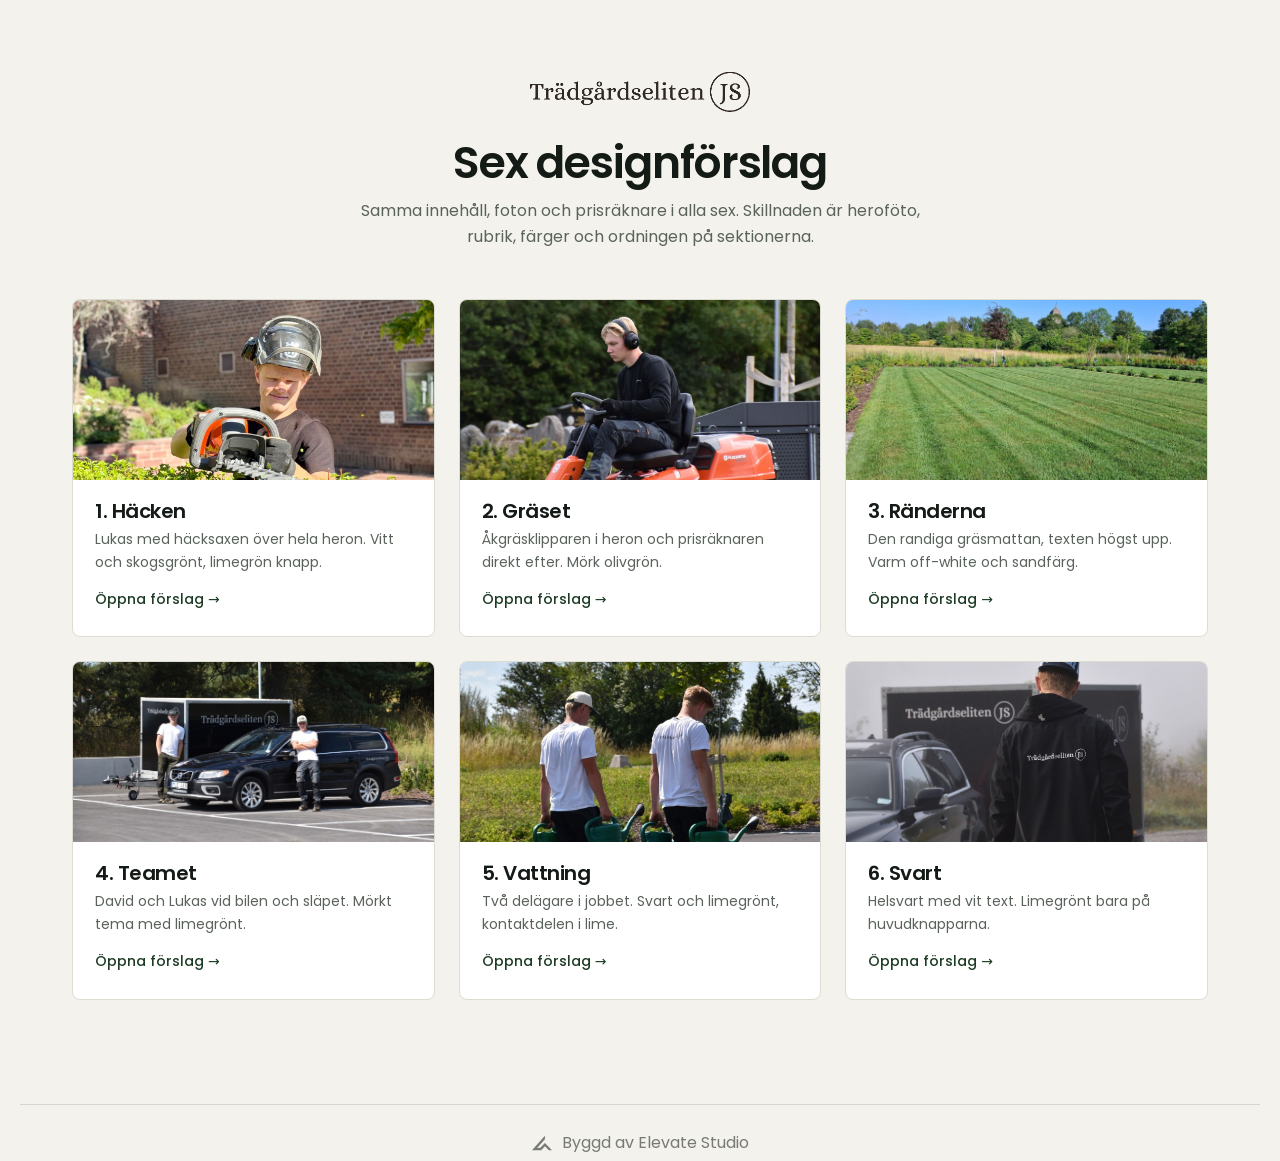
<file: index.html>
<!doctype html>
<html lang="sv">
<head>
<meta charset="utf-8">
<meta name="viewport" content="width=device-width, initial-scale=1">
<title>Trädgårdseliten JS – Designförslag</title>
<link rel="icon" href="assets/img/ikon.png">
<link rel="preconnect" href="https://fonts.googleapis.com">
<link rel="preconnect" href="https://fonts.gstatic.com" crossorigin>
<link href="https://fonts.googleapis.com/css2?family=Poppins:wght@400;500;600&display=swap" rel="stylesheet">
<link rel="stylesheet" href="shared/base.css">
<style>
  body { background: var(--bg-2); }
  header.container { padding-top: 72px; padding-bottom: 48px; text-align: center; }
  header img { height: 40px; width: auto; margin: 0 auto 28px; }
  header p { color: var(--muted); max-width: 560px; margin: 12px auto 0; }
  .list { display: grid; grid-template-columns: repeat(auto-fill, minmax(320px, 1fr)); gap: 24px; padding-bottom: 80px; }
  .opt { display: block; text-decoration: none; background: #fff; border-radius: 8px; overflow: hidden; border: 1px solid var(--line); transition: transform .2s, box-shadow .2s; }
  .opt:hover { transform: translateY(-3px); box-shadow: 0 12px 30px -14px rgba(0,0,0,.3); }
  .swatch { height: 180px; }
  .opt div { padding: 20px 22px 24px; }
  .opt h2 { font-size: 20px; margin-bottom: 6px; }
  .opt p { color: var(--muted); margin: 0; font-size: 14px; }
  .opt span { display: inline-block; margin-top: 14px; font-weight: 500; font-size: 14px; color: var(--primary); }
</style>
</head>
<body>
<header class="container">
  <img src="assets/img/logo.png" alt="Trädgårdseliten JS" width="425" height="77">
  <h1 style="font-size:clamp(30px,4vw,44px)">Sex designförslag</h1>
  <p>Samma innehåll, foton och prisräknare i alla sex. Skillnaden är heroföto, rubrik, färger och ordningen på sektionerna.</p>
</header>
<main class="container list">
  <a class="opt" href="forslag-1/"><div class="swatch" style="background:url(assets/img/hackklippning.jpg) center 60%/cover"></div><div><h2>1. Häcken</h2><p>Lukas med häcksaxen över hela heron. Vitt och skogsgrönt, limegrön knapp.</p><span>Öppna förslag →</span></div></a>
  <a class="opt" href="forslag-2/"><div class="swatch" style="background:url(assets/img/akgrasklippare.jpg) center 60%/cover"></div><div><h2>2. Gräset</h2><p>Åkgräsklipparen i heron och prisräknaren direkt efter. Mörk olivgrön.</p><span>Öppna förslag →</span></div></a>
  <a class="opt" href="forslag-3/"><div class="swatch" style="background:url(assets/img/grasmatta.jpg) center 70%/cover"></div><div><h2>3. Ränderna</h2><p>Den randiga gräsmattan, texten högst upp. Varm off-white och sandfärg.</p><span>Öppna förslag →</span></div></a>
  <a class="opt" href="forslag-4/"><div class="swatch" style="background:url(assets/img/teamet.jpg) center 62%/cover"></div><div><h2>4. Teamet</h2><p>David och Lukas vid bilen och släpet. Mörkt tema med limegrönt.</p><span>Öppna förslag →</span></div></a>
  <a class="opt" href="forslag-5/"><div class="swatch" style="background:url(assets/img/vattning.jpg) center 45%/cover"></div><div><h2>5. Vattning</h2><p>Två delägare i jobbet. Svart och limegrönt, kontaktdelen i lime.</p><span>Öppna förslag →</span></div></a>
  <a class="opt" href="forslag-6/"><div class="swatch" style="background:url(assets/img/slapet.jpg) center 45%/cover"></div><div><h2>6. Svart</h2><p>Helsvart med vit text. Limegrönt bara på huvudknapparna.</p><span>Öppna förslag →</span></div></a>
</main>
<!-- elevate-credit -->
<style>.elevate-credit{max-width:1240px;margin:24px auto 0;padding:20px 16px 0;border-top:1px solid rgba(128,128,128,.25);display:flex;justify-content:center;box-sizing:border-box}.elevate-credit a{display:inline-flex;align-items:center;gap:10px;padding:8px 0;font:inherit;font-size:15px;line-height:1;color:inherit;opacity:.55;text-decoration:none;transition:opacity .2s}.elevate-credit a:hover,.elevate-credit a:focus-visible{opacity:1}.elevate-credit svg{width:20px;height:20px;flex:none;display:block}@media(min-width:1024px){.elevate-credit a{font-size:16px}}</style>
<div class="elevate-credit"><a href="https://elevatestudio.nu" target="_blank" rel="noopener"><svg viewBox="0 0 1884.3 1353.9" aria-hidden="true"><path d="M0.0 1353.9 L1218.7 0.0 L1218.7 329.1 L479.7 1136.4 L786.7 1132.4 L1215.5 687.4 L1884.3 1349.9 L1590.1 1349.9 L1218.6 994.7 L865.4 1349.9Z" fill="currentColor"/></svg>Byggd av Elevate Studio</a></div>
</body>
</html>
</file>
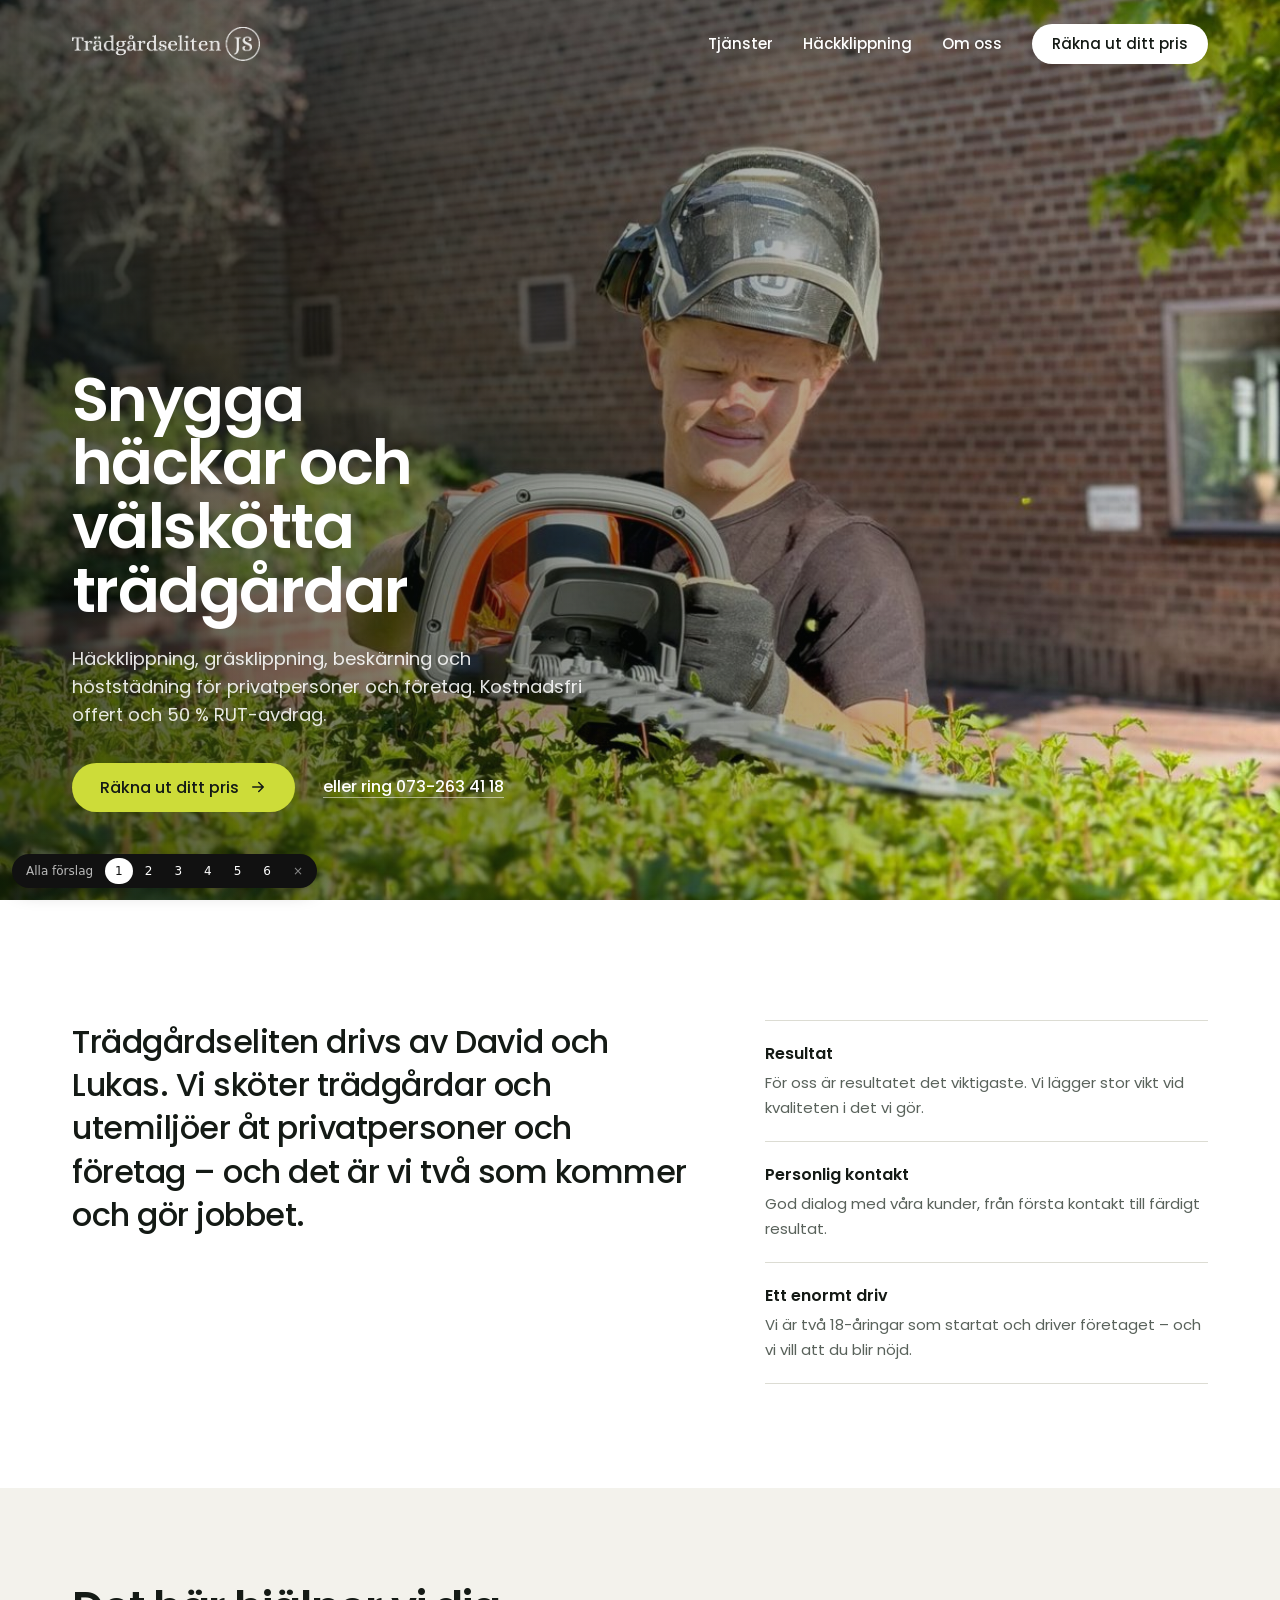
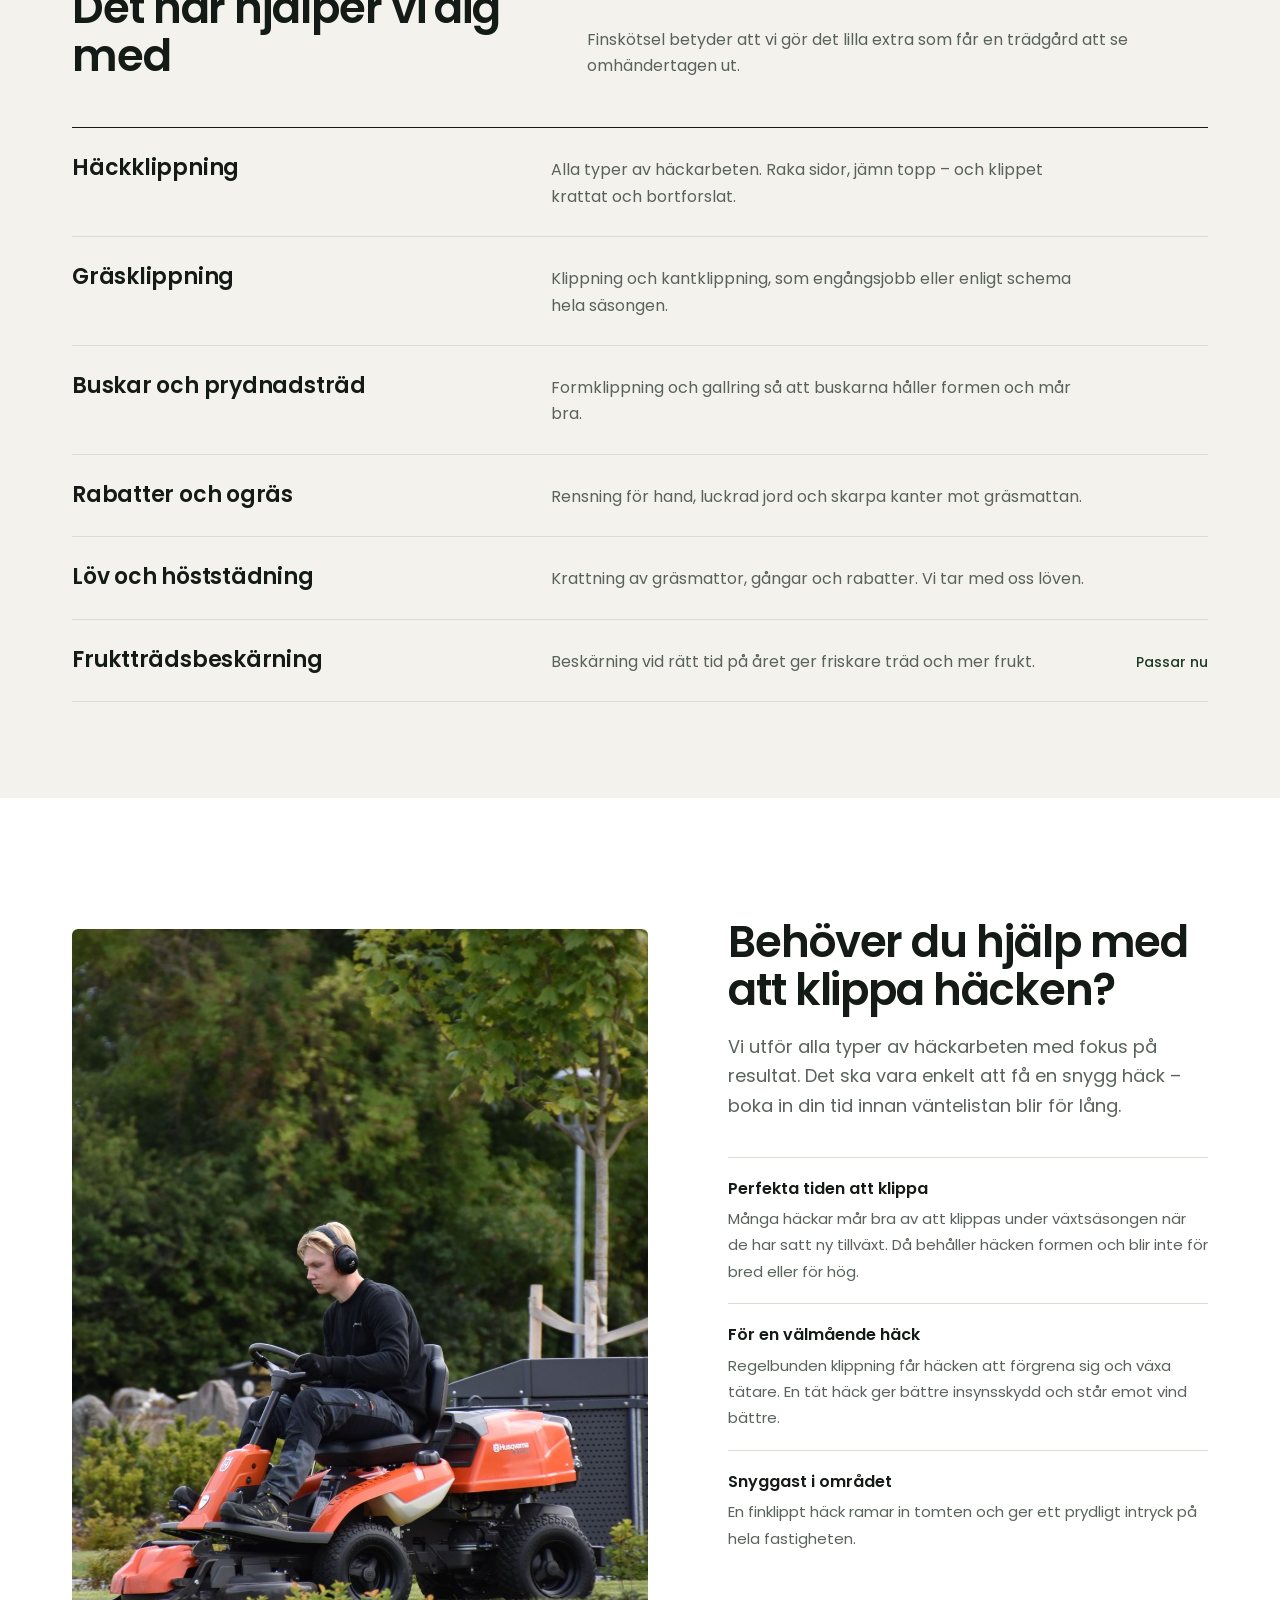
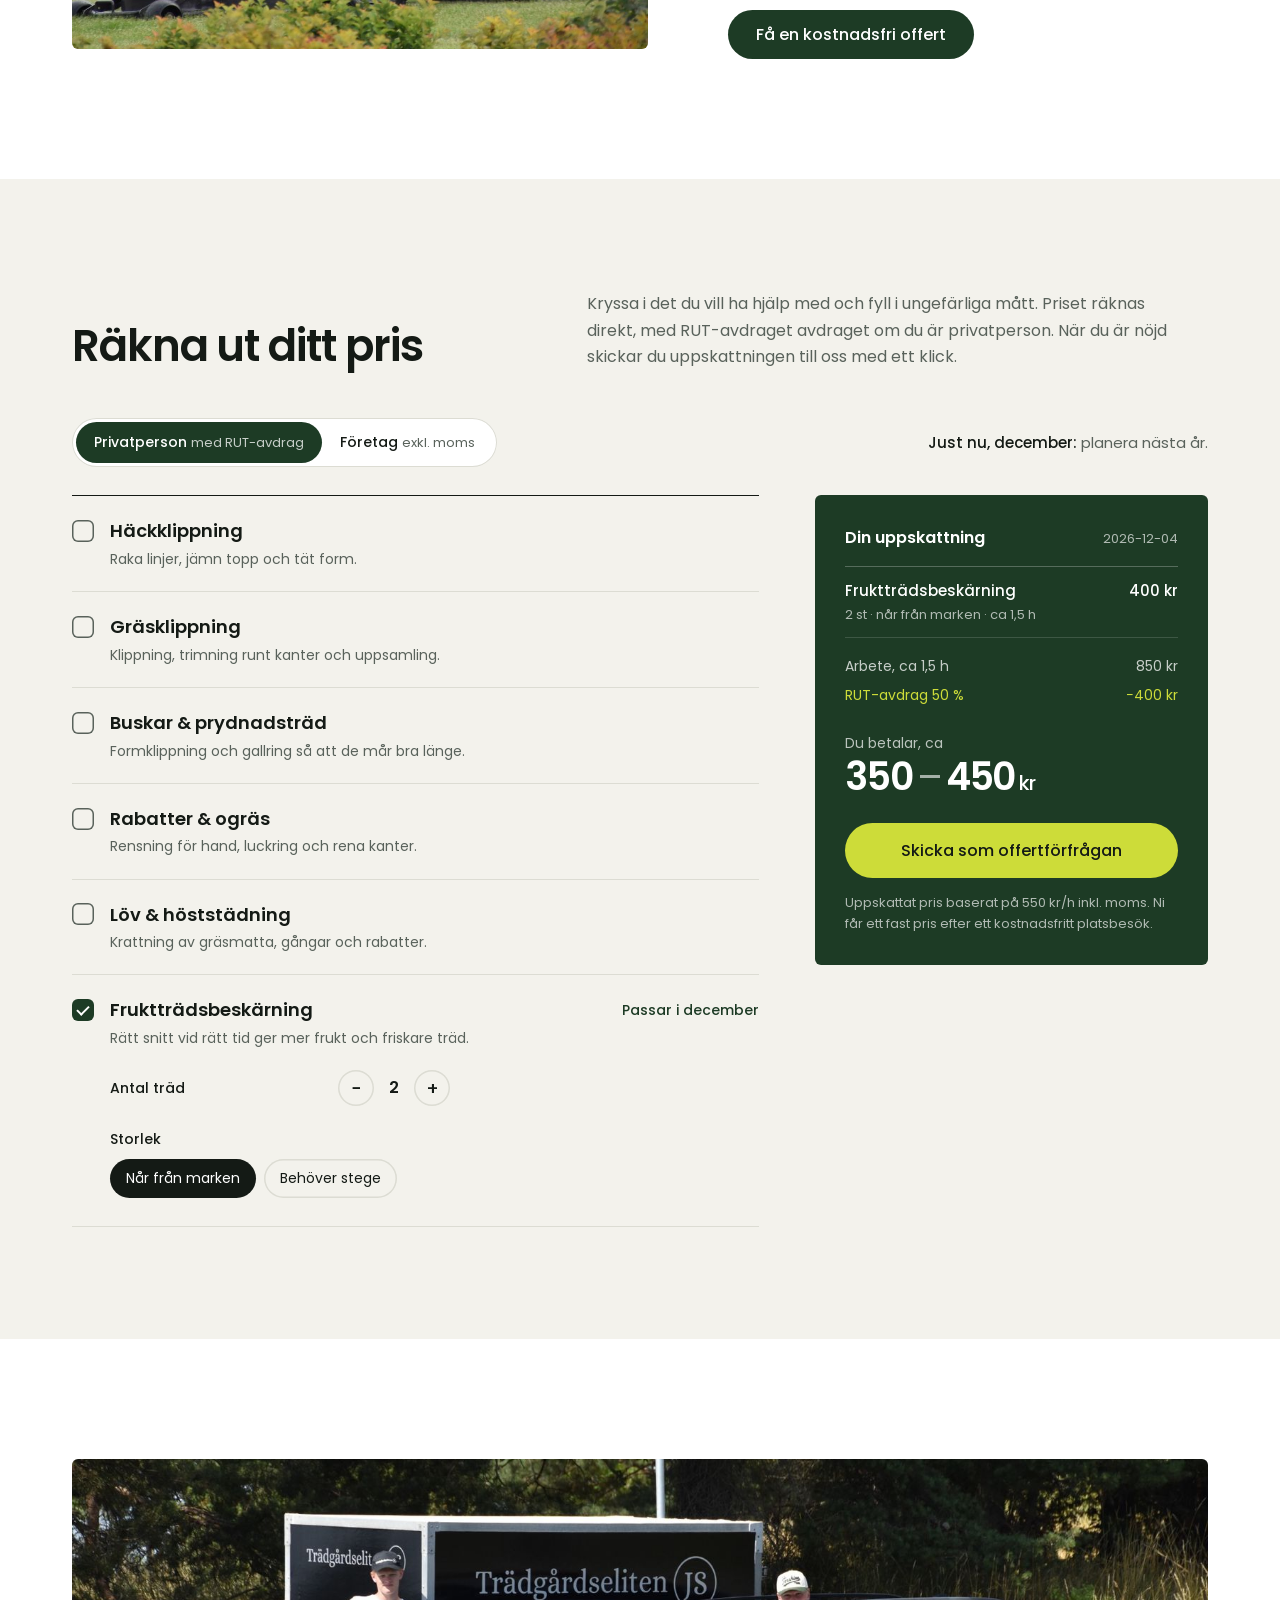
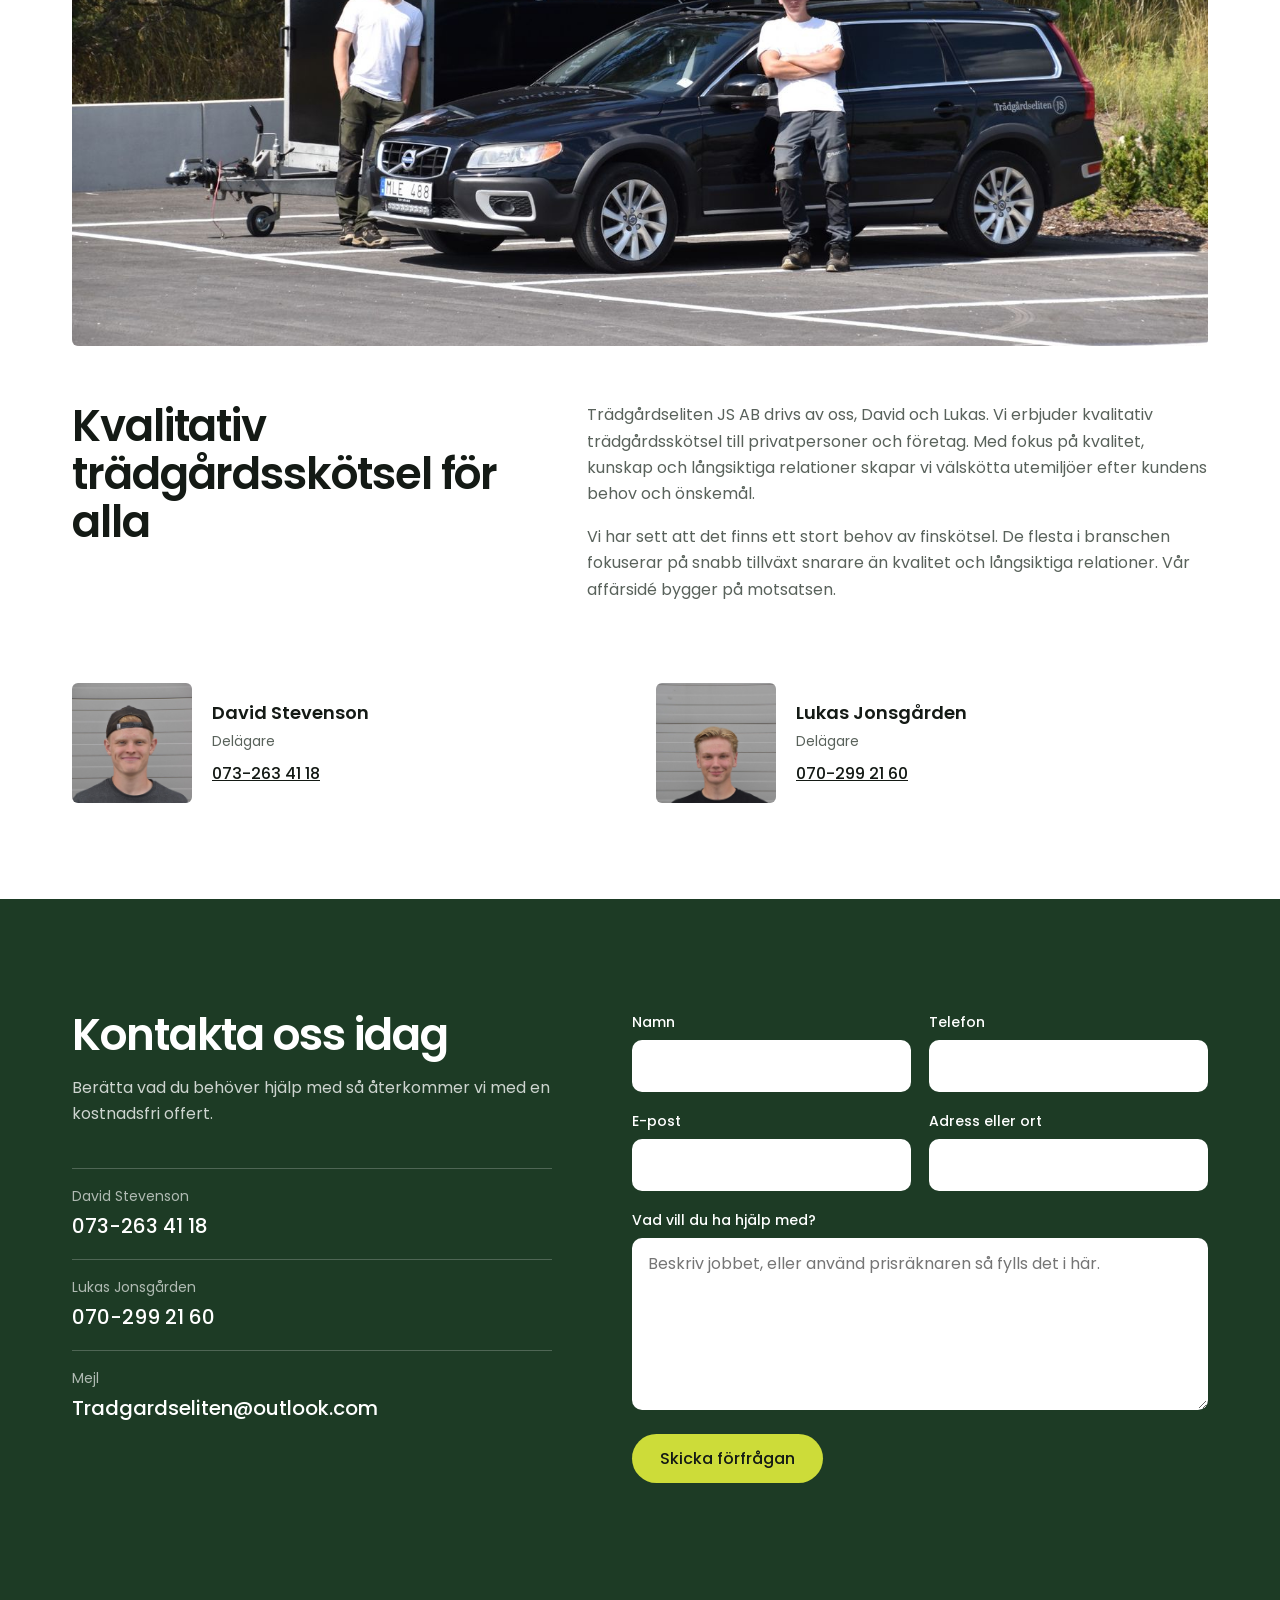
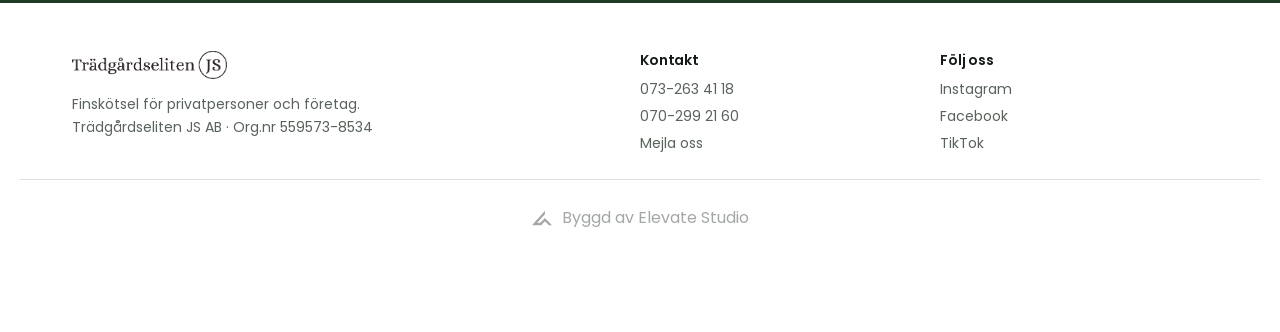
<file: forslag-1/index.html>
<!doctype html>
<html lang="sv">
<head>
<meta charset="utf-8">
<meta name="viewport" content="width=device-width, initial-scale=1">
<title>Trädgårdseliten JS – Finskötsel för privatpersoner och företag</title>
<meta name="description" content="Trädgårdseliten JS erbjuder kvalitativ skötsel av trädgårdar och utemiljöer för privatpersoner och företag. Häckklippning, gräsklippning, beskärning och höststädning. Räkna ut ditt pris direkt.">
<link rel="icon" href="../assets/img/ikon.png">
<link rel="preconnect" href="https://fonts.googleapis.com">
<link rel="preconnect" href="https://fonts.gstatic.com" crossorigin>
<link href="https://fonts.googleapis.com/css2?family=Poppins:wght@400;500;600&display=swap" rel="stylesheet">
<link rel="stylesheet" href="../shared/base.css">
<link rel="stylesheet" href="style.css">
<script src="../shared/te.js" defer></script>
<script src="../shared/switcher.js" defer></script>
</head>
<body id="top">
<header class="nav">
  <div class="container nav-inner">
    <a class="nav-logo" href="#top"><img src="../assets/img/logo-vit.png" alt="Trädgårdseliten JS" width="425" height="77"></a>
    <button class="nav-toggle" type="button" data-nav-toggle aria-expanded="false" aria-label="Meny"><svg viewBox="0 0 24 24"><path d="M4 7h16M4 12h16M4 17h16"/></svg></button>
    <nav class="nav-links" aria-label="Huvudmeny">
      <a href="#tjanster">Tjänster</a>
      <a href="#hack">Häckklippning</a>
      <a href="#om">Om oss</a>
      <a class="btn btn-light" href="#pris">Räkna ut ditt pris</a>
    </nav>
  </div>
</header>
<main>
<section class="hero">
  <img class="hero-img" src="../assets/img/hackklippning.jpg" alt="Lukas klipper en häck" style="object-position:center 68%" fetchpriority="high">
  <div class="container hero-content">
    <h1>Snygga häckar och välskötta trädgårdar</h1>
    <p class="hero-sub">Häckklippning, gräsklippning, beskärning och höststädning för privatpersoner och företag. Kostnadsfri offert och 50&nbsp;% RUT-avdrag.</p>
    <div class="hero-actions">
      <a class="btn btn-accent" href="#pris">Räkna ut ditt pris <svg viewBox="0 0 24 24" aria-hidden="true"><path d="M5 12h14M13 6l6 6-6 6"/></svg></a>
      <a class="hero-phone" href="tel:+46732634118">eller ring 073-263 41 18</a>
    </div>
  </div>
</section>
<section class="intro">
  <div class="container intro-grid">
    <p class="intro-statement">Trädgårdseliten drivs av David och Lukas. Vi sköter trädgårdar och utemiljöer åt privatpersoner och företag – och det är vi två som kommer och gör jobbet.</p>
    <dl class="reasons">
      <div><dt>Resultat</dt><dd>För oss är resultatet det viktigaste. Vi lägger stor vikt vid kvaliteten i det vi gör.</dd></div>
      <div><dt>Personlig kontakt</dt><dd>God dialog med våra kunder, från första kontakt till färdigt resultat.</dd></div>
      <div><dt>Ett enormt driv</dt><dd>Vi är två 18-åringar som startat och driver företaget – och vi vill att du blir nöjd.</dd></div>
    </dl>
  </div>
</section>
<section id="tjanster" class="services">
  <div class="container">
    <div class="services-head"><h2>Det här hjälper vi dig med</h2><p>Finskötsel betyder att vi gör det lilla extra som får en trädgård att se omhändertagen ut.</p></div>
    <ul class="svc-list">
      <li data-te-service="hack"><h3>Häckklippning</h3><p>Alla typer av häckarbeten. Raka sidor, jämn topp – och klippet krattat och bortforslat.</p><span class="svc-now">Passar nu</span></li>
      <li data-te-service="gras"><h3>Gräsklippning</h3><p>Klippning och kantklippning, som engångsjobb eller enligt schema hela säsongen.</p><span class="svc-now">Passar nu</span></li>
      <li data-te-service="buskar"><h3>Buskar och prydnadsträd</h3><p>Formklippning och gallring så att buskarna håller formen och mår bra.</p><span class="svc-now">Passar nu</span></li>
      <li data-te-service="rabatt"><h3>Rabatter och ogräs</h3><p>Rensning för hand, luckrad jord och skarpa kanter mot gräsmattan.</p><span class="svc-now">Passar nu</span></li>
      <li data-te-service="lov"><h3>Löv och höststädning</h3><p>Krattning av gräsmattor, gångar och rabatter. Vi tar med oss löven.</p><span class="svc-now">Passar nu</span></li>
      <li data-te-service="trad"><h3>Fruktträdsbeskärning</h3><p>Beskärning vid rätt tid på året ger friskare träd och mer frukt.</p><span class="svc-now">Passar nu</span></li>
    </ul>
  </div>
</section>
<section id="hack" class="feature">
  <div class="container feature-grid">
    <div class="feature-img"><img src="../assets/img/akgrasklippare.jpg" alt="Häckklippning" loading="lazy" style="object-position:center 55%"></div>
    <div>
      <h2>Behöver du hjälp med att klippa häcken?</h2>
      <p class="feature-lead">Vi utför alla typer av häckarbeten med fokus på resultat. Det ska vara enkelt att få en snygg häck – boka in din tid innan väntelistan blir för lång.</p>
      <ul class="feature-points">
        <li><b>Perfekta tiden att klippa</b><span>Många häckar mår bra av att klippas under växtsäsongen när de har satt ny tillväxt. Då behåller häcken formen och blir inte för bred eller för hög.</span></li>
        <li><b>För en välmående häck</b><span>Regelbunden klippning får häcken att förgrena sig och växa tätare. En tät häck ger bättre insynsskydd och står emot vind bättre.</span></li>
        <li><b>Snyggast i området</b><span>En finklippt häck ramar in tomten och ger ett prydligt intryck på hela fastigheten.</span></li>
      </ul>
      <a class="btn btn-primary" href="#kontakt">Få en kostnadsfri offert</a>
    </div>
  </div>
</section>
<section id="pris" class="calc">
  <div class="container">
    <div class="calc-head"><h2>Räkna ut ditt pris</h2><p>Kryssa i det du vill ha hjälp med och fyll i ungefärliga mått. Priset räknas direkt, med RUT-avdraget avdraget om du är privatperson. När du är nöjd skickar du uppskattningen till oss med ett klick.</p></div>
    <div data-te-calculator></div>
  </div>
</section>
<section id="om" class="about">
  <div class="container">
    <div class="about-photo"><img src="../assets/img/teamet.jpg" alt="David och Lukas" loading="lazy" style="object-position:center 65%"></div>
    <div class="about-grid">
      <h2>Kvalitativ trädgårdsskötsel för alla</h2>
      <div class="about-text"><p>Trädgårdseliten JS AB drivs av oss, David och Lukas. Vi erbjuder kvalitativ trädgårdsskötsel till privatpersoner och företag. Med fokus på kvalitet, kunskap och långsiktiga relationer skapar vi välskötta utemiljöer efter kundens behov och önskemål.</p><p>Vi har sett att det finns ett stort behov av finskötsel. De flesta i branschen fokuserar på snabb tillväxt snarare än kvalitet och långsiktiga relationer. Vår affärsidé bygger på motsatsen.</p></div>
    </div>
    <div class="people">
      <figure class="person"><img src="../assets/img/david.jpg" alt="David Stevenson" loading="lazy"><figcaption><b>David Stevenson</b><span>Delägare</span><a href="tel:+46732634118">073-263 41 18</a></figcaption></figure>
      <figure class="person"><img src="../assets/img/lukas.jpg" alt="Lukas Jonsgården" loading="lazy"><figcaption><b>Lukas Jonsgården</b><span>Delägare</span><a href="tel:+46702992160">070-299 21 60</a></figcaption></figure>
    </div>
  </div>
</section>
<section id="kontakt" class="contact">
  <div class="container contact-grid">
    <div>
      <h2>Kontakta oss idag</h2>
      <p class="contact-intro">Berätta vad du behöver hjälp med så återkommer vi med en kostnadsfri offert.</p>
      <dl class="contact-lines">
        <div><dt>David Stevenson</dt><dd><a href="tel:+46732634118">073-263 41 18</a></dd></div>
        <div><dt>Lukas Jonsgården</dt><dd><a href="tel:+46702992160">070-299 21 60</a></dd></div>
        <div><dt>Mejl</dt><dd><a href="mailto:Tradgardseliten@outlook.com">Tradgardseliten@outlook.com</a></dd></div>
      </dl>
    </div>
    <form class="form" data-te-contact>
      <div class="form-row">
        <label>Namn<input name="namn" required autocomplete="name"></label>
        <label>Telefon<input name="telefon" type="tel" autocomplete="tel"></label>
      </div>
      <div class="form-row">
        <label>E-post<input name="epost" type="email" autocomplete="email"></label>
        <label>Adress eller ort<input name="adress" autocomplete="street-address"></label>
      </div>
      <label>Vad vill du ha hjälp med?<textarea name="meddelande" rows="6" data-te-message placeholder="Beskriv jobbet, eller använd prisräknaren så fylls det i här."></textarea></label>
      <button class="btn btn-primary" type="submit">Skicka förfrågan</button>
      <p class="form-status" data-te-status hidden></p>
    </form>
  </div>
</section>
</main>
<footer class="footer">
  <div class="container footer-inner">
    <div><img src="../assets/img/logo.png" alt="Trädgårdseliten JS" width="425" height="77" loading="lazy"><p>Finskötsel för privatpersoner och företag.<br>Trädgårdseliten JS AB · Org.nr 559573-8534</p></div>
    <div><h3>Kontakt</h3><ul><li><a href="tel:+46732634118">073-263 41 18</a></li><li><a href="tel:+46702992160">070-299 21 60</a></li><li><a href="mailto:Tradgardseliten@outlook.com">Mejla oss</a></li></ul></div>
    <div><h3>Följ oss</h3><ul><li><a href="https://www.instagram.com/tradgardseliten/">Instagram</a></li><li><a href="https://www.facebook.com/p/Tr%C3%A4dg%C3%A5rdseliten-JS-61576988999724/">Facebook</a></li><li><a href="https://www.tiktok.com/@tradgardseliten">TikTok</a></li></ul></div>
  </div>
<!-- elevate-credit -->
<style>.elevate-credit{max-width:1240px;margin:24px auto 0;padding:20px 16px 0;border-top:1px solid rgba(128,128,128,.25);display:flex;justify-content:center;box-sizing:border-box}.elevate-credit a{display:inline-flex;align-items:center;gap:10px;padding:8px 0;font:inherit;font-size:15px;line-height:1;color:inherit;opacity:.55;text-decoration:none;transition:opacity .2s}.elevate-credit a:hover,.elevate-credit a:focus-visible{opacity:1}.elevate-credit svg{width:20px;height:20px;flex:none;display:block}@media(min-width:1024px){.elevate-credit a{font-size:16px}}</style>
<div class="elevate-credit"><a href="https://elevatestudio.nu" target="_blank" rel="noopener"><svg viewBox="0 0 1884.3 1353.9" aria-hidden="true"><path d="M0.0 1353.9 L1218.7 0.0 L1218.7 329.1 L479.7 1136.4 L786.7 1132.4 L1215.5 687.4 L1884.3 1349.9 L1590.1 1349.9 L1218.6 994.7 L865.4 1349.9Z" fill="currentColor"/></svg>Byggd av Elevate Studio</a></div>
</footer>
</body>
</html>
</file>
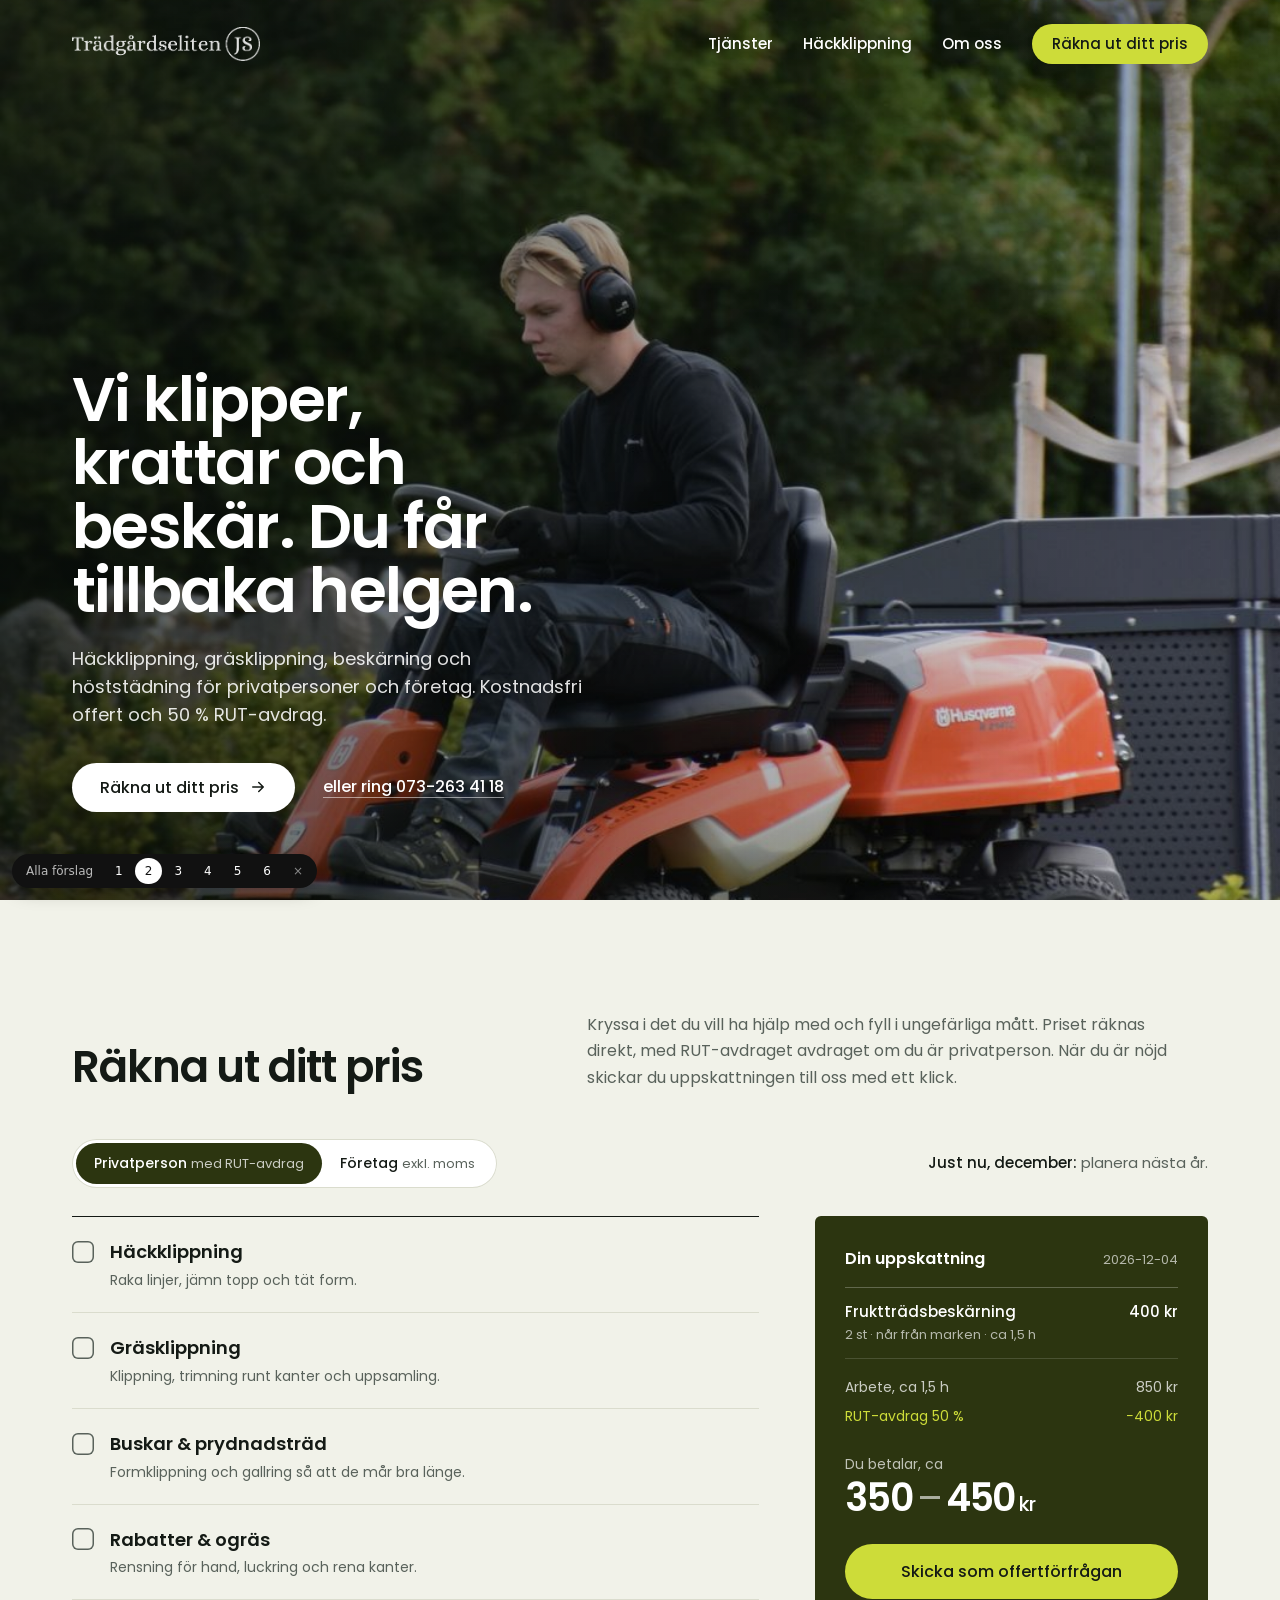
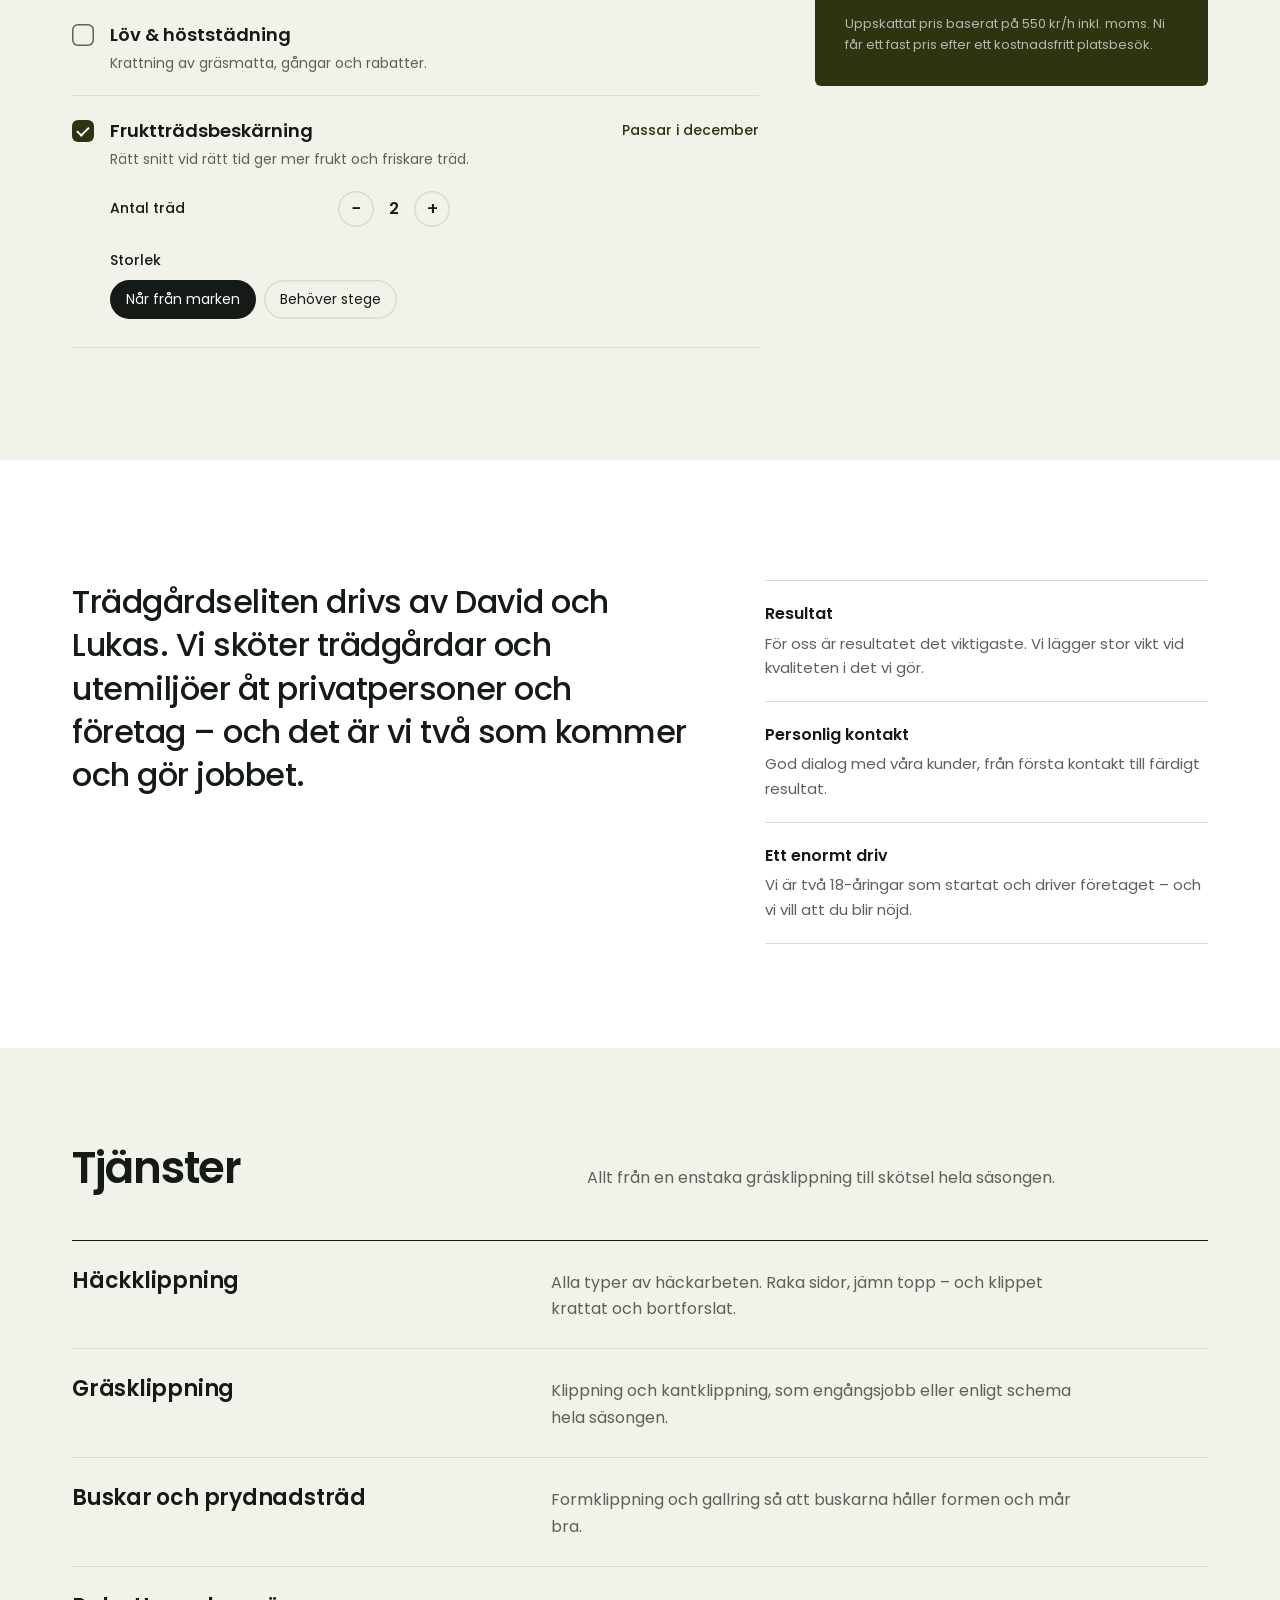
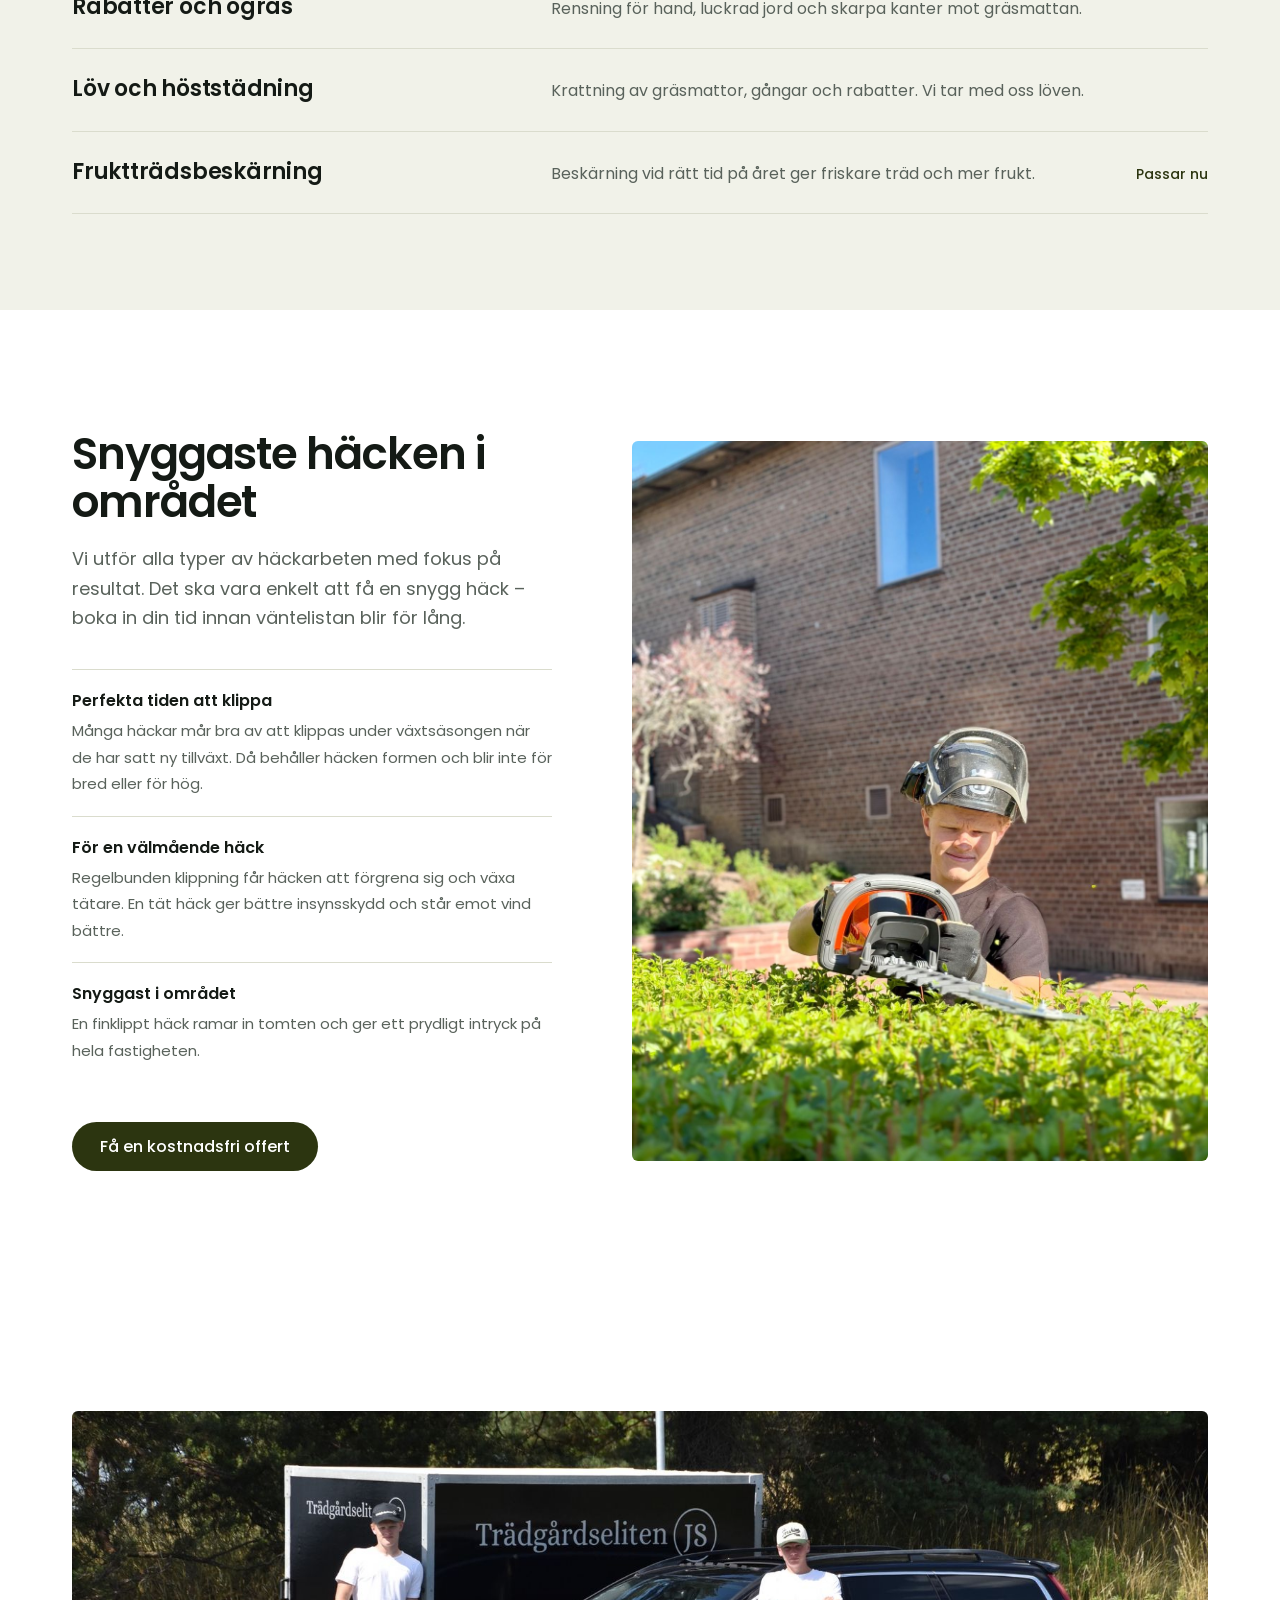
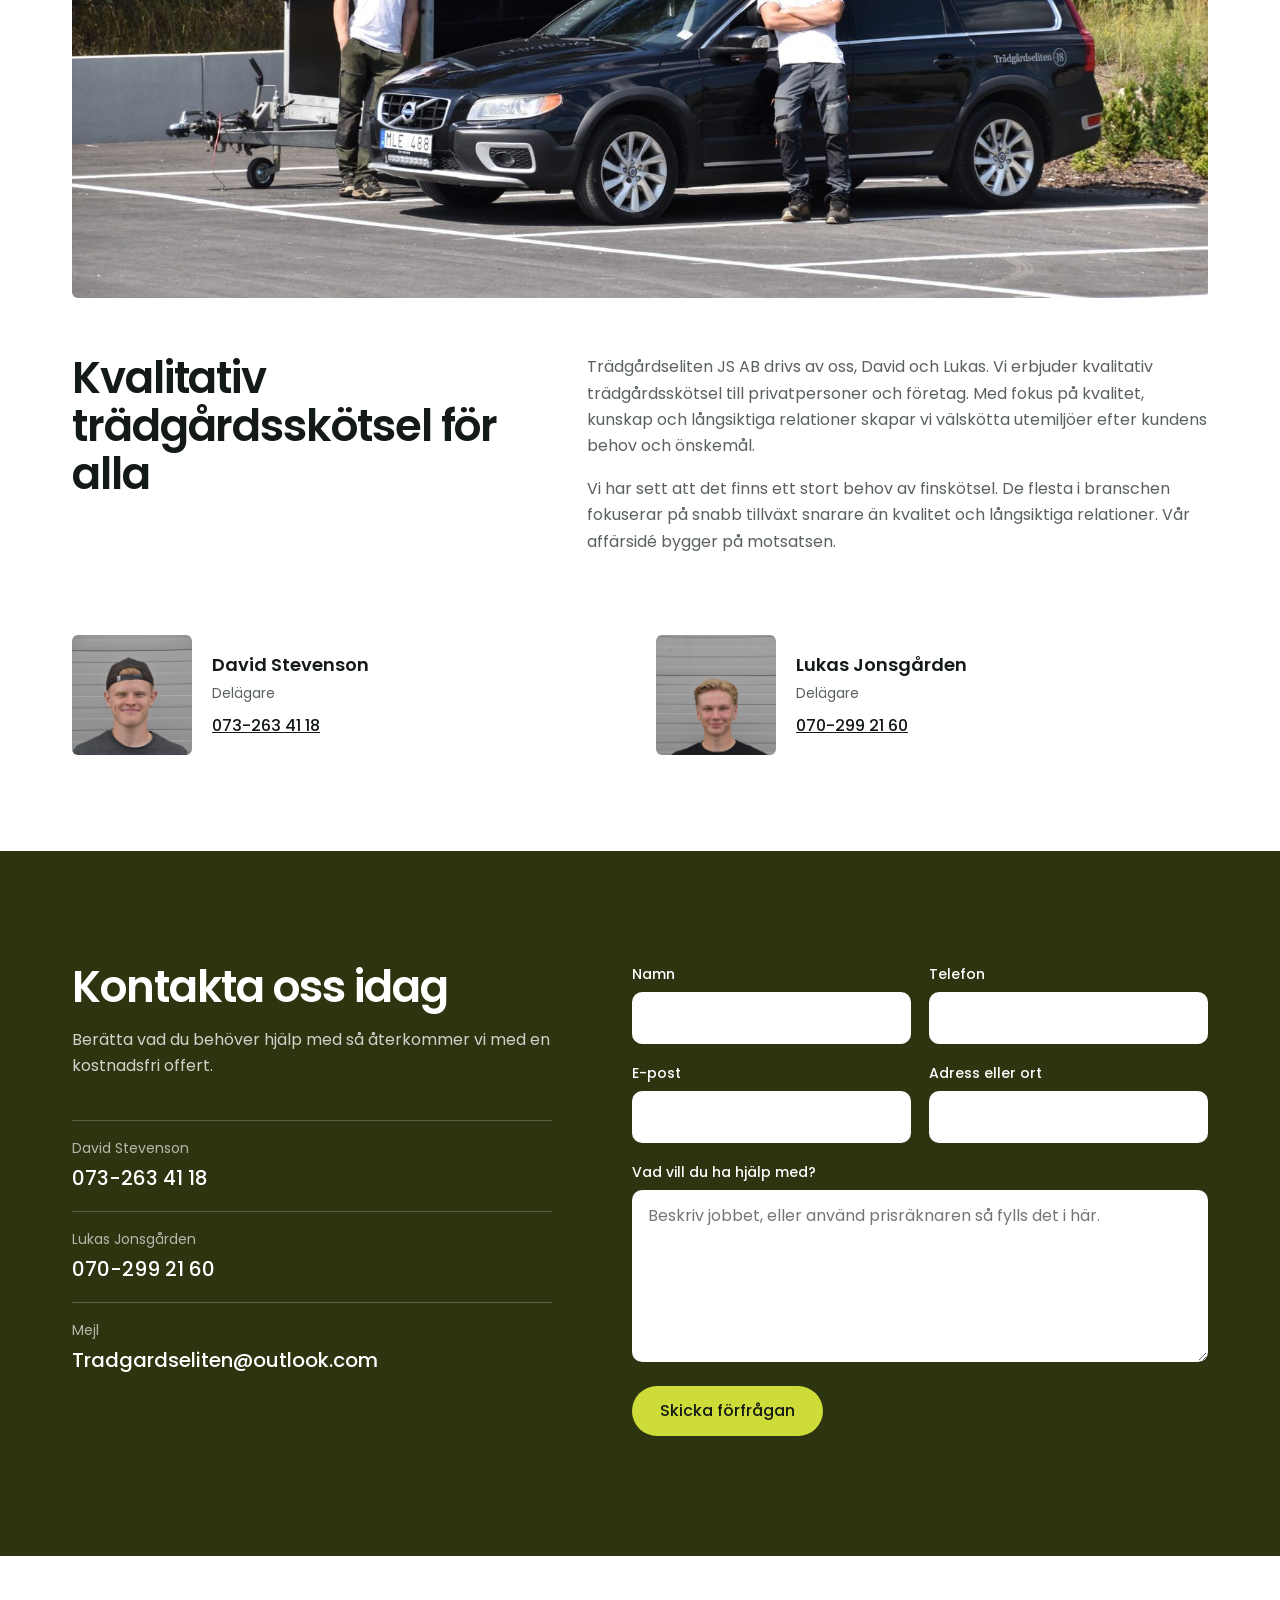
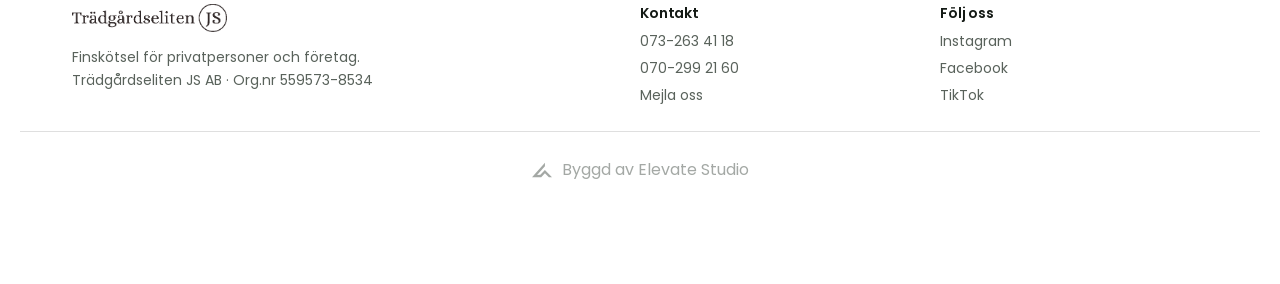
<file: forslag-2/index.html>
<!doctype html>
<html lang="sv">
<head>
<meta charset="utf-8">
<meta name="viewport" content="width=device-width, initial-scale=1">
<title>Trädgårdseliten JS – Finskötsel för privatpersoner och företag</title>
<meta name="description" content="Trädgårdseliten JS erbjuder kvalitativ skötsel av trädgårdar och utemiljöer för privatpersoner och företag. Häckklippning, gräsklippning, beskärning och höststädning. Räkna ut ditt pris direkt.">
<link rel="icon" href="../assets/img/ikon.png">
<link rel="preconnect" href="https://fonts.googleapis.com">
<link rel="preconnect" href="https://fonts.gstatic.com" crossorigin>
<link href="https://fonts.googleapis.com/css2?family=Poppins:wght@400;500;600&display=swap" rel="stylesheet">
<link rel="stylesheet" href="../shared/base.css">
<link rel="stylesheet" href="style.css">
<script src="../shared/te.js" defer></script>
<script src="../shared/switcher.js" defer></script>
</head>
<body id="top">
<header class="nav">
  <div class="container nav-inner">
    <a class="nav-logo" href="#top"><img src="../assets/img/logo-vit.png" alt="Trädgårdseliten JS" width="425" height="77"></a>
    <button class="nav-toggle" type="button" data-nav-toggle aria-expanded="false" aria-label="Meny"><svg viewBox="0 0 24 24"><path d="M4 7h16M4 12h16M4 17h16"/></svg></button>
    <nav class="nav-links" aria-label="Huvudmeny">
      <a href="#tjanster">Tjänster</a>
      <a href="#hack">Häckklippning</a>
      <a href="#om">Om oss</a>
      <a class="btn btn-accent" href="#pris">Räkna ut ditt pris</a>
    </nav>
  </div>
</header>
<main>
<section class="hero">
  <img class="hero-img" src="../assets/img/akgrasklippare.jpg" alt="Gräsklippning med åkgräsklippare" style="object-position:center 60%" fetchpriority="high">
  <div class="container hero-content">
    <h1>Vi klipper, krattar och beskär. Du får tillbaka helgen.</h1>
    <p class="hero-sub">Häckklippning, gräsklippning, beskärning och höststädning för privatpersoner och företag. Kostnadsfri offert och 50&nbsp;% RUT-avdrag.</p>
    <div class="hero-actions">
      <a class="btn btn-light" href="#pris">Räkna ut ditt pris <svg viewBox="0 0 24 24" aria-hidden="true"><path d="M5 12h14M13 6l6 6-6 6"/></svg></a>
      <a class="hero-phone" href="tel:+46732634118">eller ring 073-263 41 18</a>
    </div>
  </div>
</section>
<section id="pris" class="calc">
  <div class="container">
    <div class="calc-head"><h2>Räkna ut ditt pris</h2><p>Kryssa i det du vill ha hjälp med och fyll i ungefärliga mått. Priset räknas direkt, med RUT-avdraget avdraget om du är privatperson. När du är nöjd skickar du uppskattningen till oss med ett klick.</p></div>
    <div data-te-calculator></div>
  </div>
</section>
<section class="intro">
  <div class="container intro-grid">
    <p class="intro-statement">Trädgårdseliten drivs av David och Lukas. Vi sköter trädgårdar och utemiljöer åt privatpersoner och företag – och det är vi två som kommer och gör jobbet.</p>
    <dl class="reasons">
      <div><dt>Resultat</dt><dd>För oss är resultatet det viktigaste. Vi lägger stor vikt vid kvaliteten i det vi gör.</dd></div>
      <div><dt>Personlig kontakt</dt><dd>God dialog med våra kunder, från första kontakt till färdigt resultat.</dd></div>
      <div><dt>Ett enormt driv</dt><dd>Vi är två 18-åringar som startat och driver företaget – och vi vill att du blir nöjd.</dd></div>
    </dl>
  </div>
</section>
<section id="tjanster" class="services">
  <div class="container">
    <div class="services-head"><h2>Tjänster</h2><p>Allt från en enstaka gräsklippning till skötsel hela säsongen.</p></div>
    <ul class="svc-list">
      <li data-te-service="hack"><h3>Häckklippning</h3><p>Alla typer av häckarbeten. Raka sidor, jämn topp – och klippet krattat och bortforslat.</p><span class="svc-now">Passar nu</span></li>
      <li data-te-service="gras"><h3>Gräsklippning</h3><p>Klippning och kantklippning, som engångsjobb eller enligt schema hela säsongen.</p><span class="svc-now">Passar nu</span></li>
      <li data-te-service="buskar"><h3>Buskar och prydnadsträd</h3><p>Formklippning och gallring så att buskarna håller formen och mår bra.</p><span class="svc-now">Passar nu</span></li>
      <li data-te-service="rabatt"><h3>Rabatter och ogräs</h3><p>Rensning för hand, luckrad jord och skarpa kanter mot gräsmattan.</p><span class="svc-now">Passar nu</span></li>
      <li data-te-service="lov"><h3>Löv och höststädning</h3><p>Krattning av gräsmattor, gångar och rabatter. Vi tar med oss löven.</p><span class="svc-now">Passar nu</span></li>
      <li data-te-service="trad"><h3>Fruktträdsbeskärning</h3><p>Beskärning vid rätt tid på året ger friskare träd och mer frukt.</p><span class="svc-now">Passar nu</span></li>
    </ul>
  </div>
</section>
<section id="hack" class="feature feature-rev">
  <div class="container feature-grid">
    <div>
      <h2>Snyggaste häcken i området</h2>
      <p class="feature-lead">Vi utför alla typer av häckarbeten med fokus på resultat. Det ska vara enkelt att få en snygg häck – boka in din tid innan väntelistan blir för lång.</p>
      <ul class="feature-points">
        <li><b>Perfekta tiden att klippa</b><span>Många häckar mår bra av att klippas under växtsäsongen när de har satt ny tillväxt. Då behåller häcken formen och blir inte för bred eller för hög.</span></li>
        <li><b>För en välmående häck</b><span>Regelbunden klippning får häcken att förgrena sig och växa tätare. En tät häck ger bättre insynsskydd och står emot vind bättre.</span></li>
        <li><b>Snyggast i området</b><span>En finklippt häck ramar in tomten och ger ett prydligt intryck på hela fastigheten.</span></li>
      </ul>
      <a class="btn btn-primary" href="#kontakt">Få en kostnadsfri offert</a>
    </div>
    <div class="feature-img"><img src="../assets/img/hackklippning.jpg" alt="Häckklippning" loading="lazy" style="object-position:center 55%"></div>
  </div>
</section>
<section id="om" class="about">
  <div class="container">
    <div class="about-photo"><img src="../assets/img/teamet.jpg" alt="David och Lukas" loading="lazy" style="object-position:center 65%"></div>
    <div class="about-grid">
      <h2>Kvalitativ trädgårdsskötsel för alla</h2>
      <div class="about-text"><p>Trädgårdseliten JS AB drivs av oss, David och Lukas. Vi erbjuder kvalitativ trädgårdsskötsel till privatpersoner och företag. Med fokus på kvalitet, kunskap och långsiktiga relationer skapar vi välskötta utemiljöer efter kundens behov och önskemål.</p><p>Vi har sett att det finns ett stort behov av finskötsel. De flesta i branschen fokuserar på snabb tillväxt snarare än kvalitet och långsiktiga relationer. Vår affärsidé bygger på motsatsen.</p></div>
    </div>
    <div class="people">
      <figure class="person"><img src="../assets/img/david.jpg" alt="David Stevenson" loading="lazy"><figcaption><b>David Stevenson</b><span>Delägare</span><a href="tel:+46732634118">073-263 41 18</a></figcaption></figure>
      <figure class="person"><img src="../assets/img/lukas.jpg" alt="Lukas Jonsgården" loading="lazy"><figcaption><b>Lukas Jonsgården</b><span>Delägare</span><a href="tel:+46702992160">070-299 21 60</a></figcaption></figure>
    </div>
  </div>
</section>
<section id="kontakt" class="contact">
  <div class="container contact-grid">
    <div>
      <h2>Kontakta oss idag</h2>
      <p class="contact-intro">Berätta vad du behöver hjälp med så återkommer vi med en kostnadsfri offert.</p>
      <dl class="contact-lines">
        <div><dt>David Stevenson</dt><dd><a href="tel:+46732634118">073-263 41 18</a></dd></div>
        <div><dt>Lukas Jonsgården</dt><dd><a href="tel:+46702992160">070-299 21 60</a></dd></div>
        <div><dt>Mejl</dt><dd><a href="mailto:Tradgardseliten@outlook.com">Tradgardseliten@outlook.com</a></dd></div>
      </dl>
    </div>
    <form class="form" data-te-contact>
      <div class="form-row">
        <label>Namn<input name="namn" required autocomplete="name"></label>
        <label>Telefon<input name="telefon" type="tel" autocomplete="tel"></label>
      </div>
      <div class="form-row">
        <label>E-post<input name="epost" type="email" autocomplete="email"></label>
        <label>Adress eller ort<input name="adress" autocomplete="street-address"></label>
      </div>
      <label>Vad vill du ha hjälp med?<textarea name="meddelande" rows="6" data-te-message placeholder="Beskriv jobbet, eller använd prisräknaren så fylls det i här."></textarea></label>
      <button class="btn btn-primary" type="submit">Skicka förfrågan</button>
      <p class="form-status" data-te-status hidden></p>
    </form>
  </div>
</section>
</main>
<footer class="footer">
  <div class="container footer-inner">
    <div><img src="../assets/img/logo.png" alt="Trädgårdseliten JS" width="425" height="77" loading="lazy"><p>Finskötsel för privatpersoner och företag.<br>Trädgårdseliten JS AB · Org.nr 559573-8534</p></div>
    <div><h3>Kontakt</h3><ul><li><a href="tel:+46732634118">073-263 41 18</a></li><li><a href="tel:+46702992160">070-299 21 60</a></li><li><a href="mailto:Tradgardseliten@outlook.com">Mejla oss</a></li></ul></div>
    <div><h3>Följ oss</h3><ul><li><a href="https://www.instagram.com/tradgardseliten/">Instagram</a></li><li><a href="https://www.facebook.com/p/Tr%C3%A4dg%C3%A5rdseliten-JS-61576988999724/">Facebook</a></li><li><a href="https://www.tiktok.com/@tradgardseliten">TikTok</a></li></ul></div>
  </div>
<!-- elevate-credit -->
<style>.elevate-credit{max-width:1240px;margin:24px auto 0;padding:20px 16px 0;border-top:1px solid rgba(128,128,128,.25);display:flex;justify-content:center;box-sizing:border-box}.elevate-credit a{display:inline-flex;align-items:center;gap:10px;padding:8px 0;font:inherit;font-size:15px;line-height:1;color:inherit;opacity:.55;text-decoration:none;transition:opacity .2s}.elevate-credit a:hover,.elevate-credit a:focus-visible{opacity:1}.elevate-credit svg{width:20px;height:20px;flex:none;display:block}@media(min-width:1024px){.elevate-credit a{font-size:16px}}</style>
<div class="elevate-credit"><a href="https://elevatestudio.nu" target="_blank" rel="noopener"><svg viewBox="0 0 1884.3 1353.9" aria-hidden="true"><path d="M0.0 1353.9 L1218.7 0.0 L1218.7 329.1 L479.7 1136.4 L786.7 1132.4 L1215.5 687.4 L1884.3 1349.9 L1590.1 1349.9 L1218.6 994.7 L865.4 1349.9Z" fill="currentColor"/></svg>Byggd av Elevate Studio</a></div>
</footer>
</body>
</html>
</file>
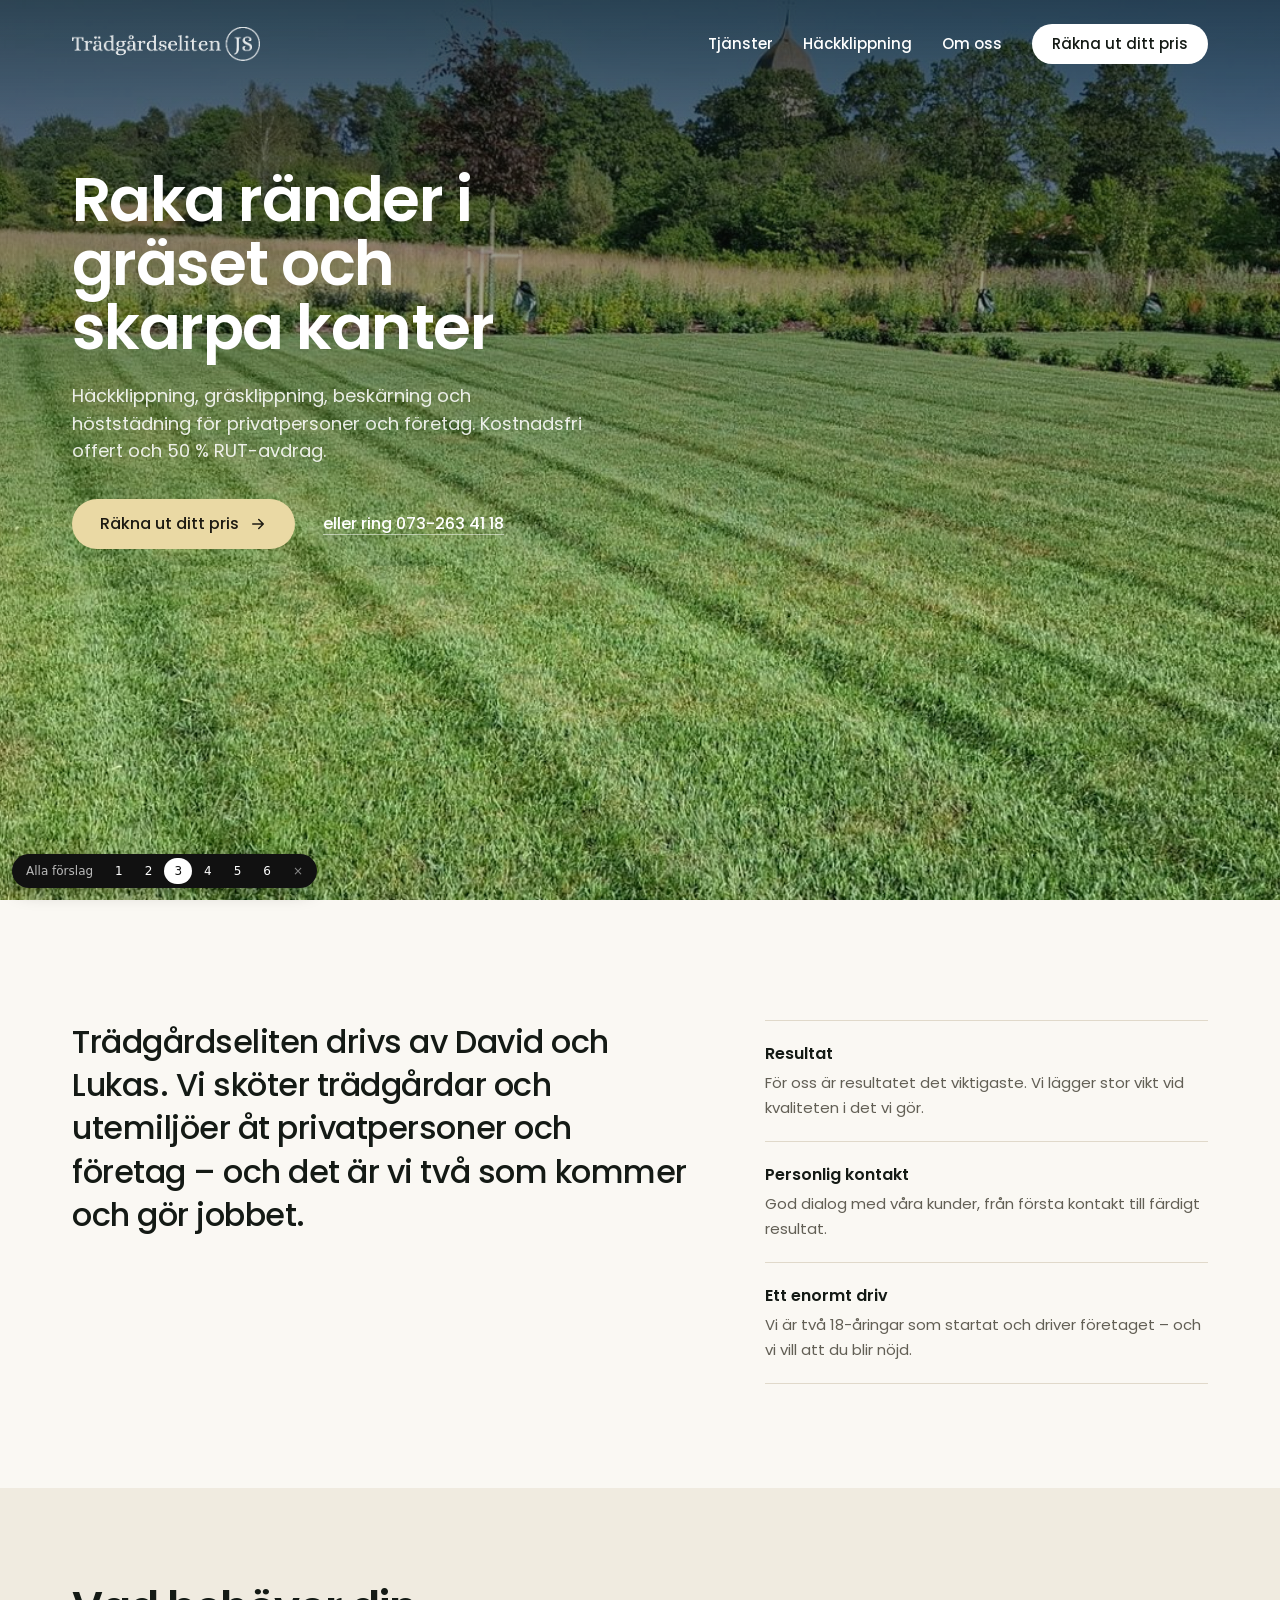
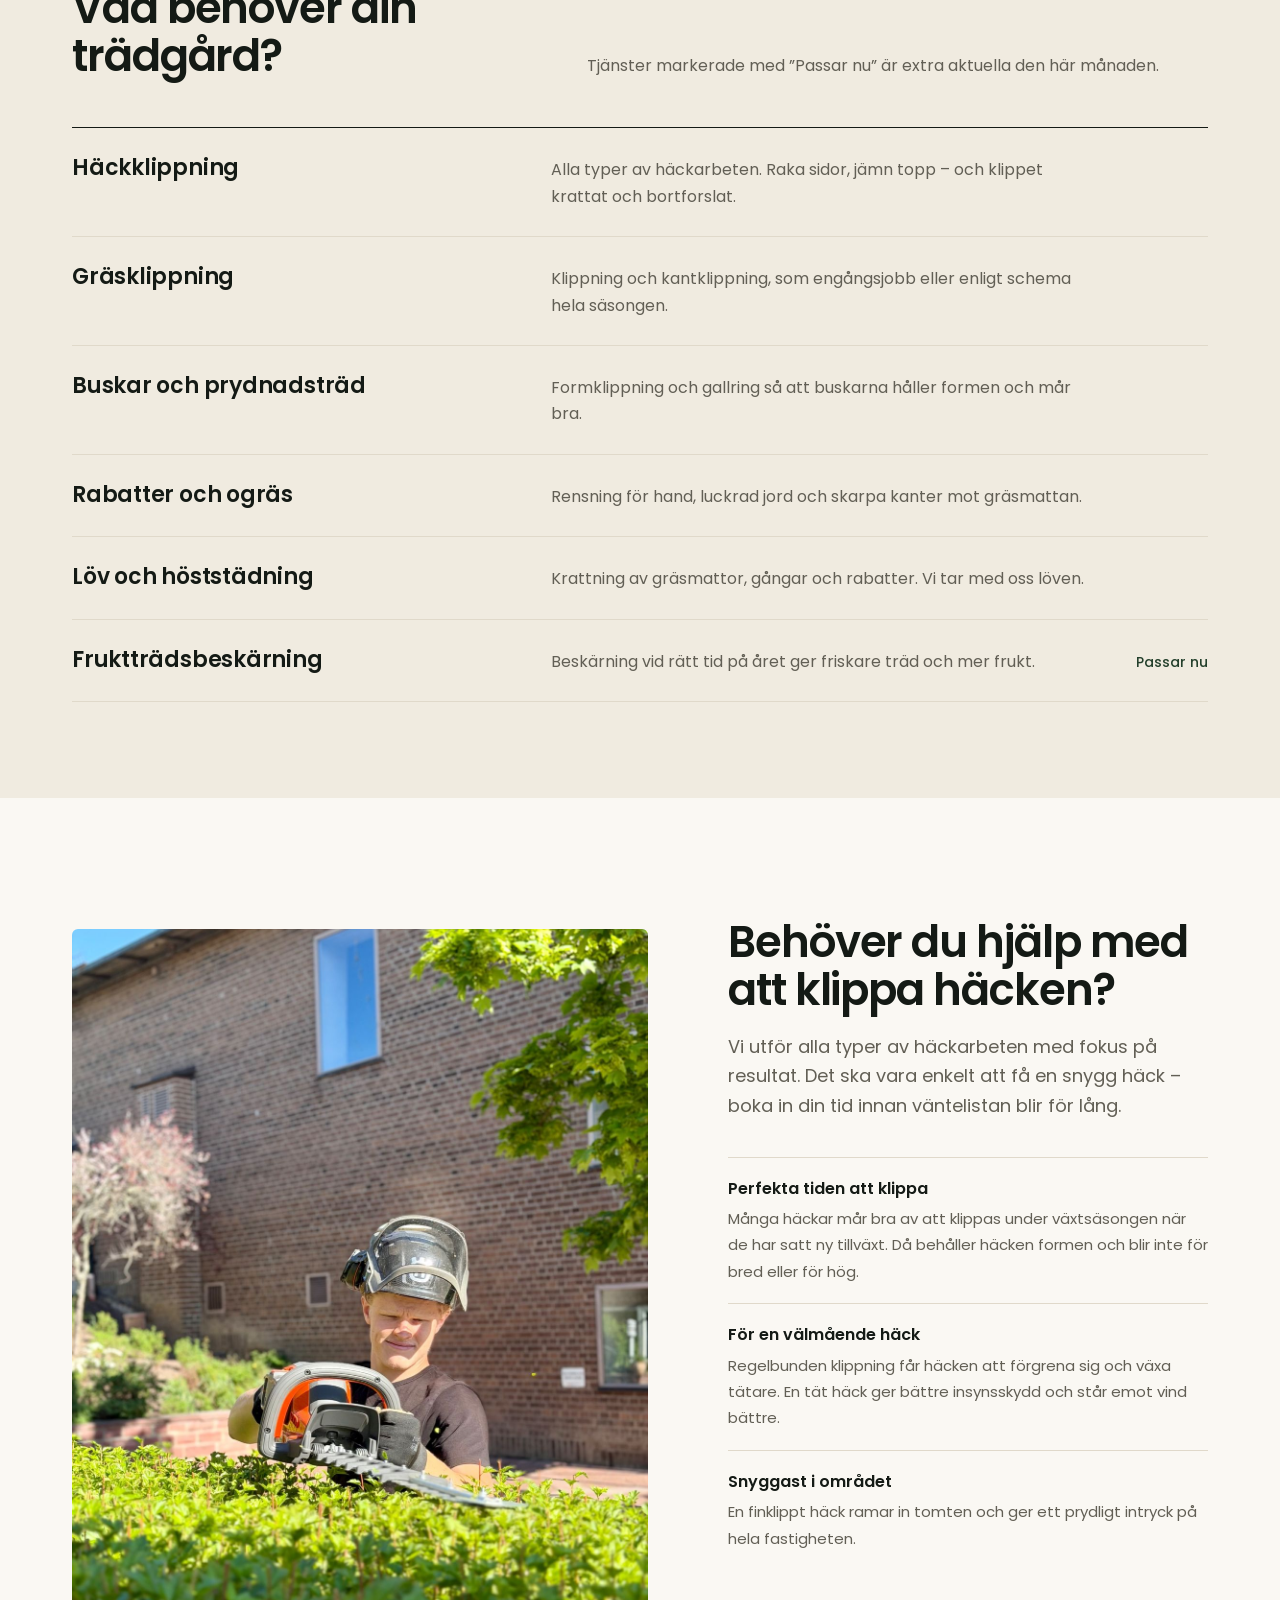
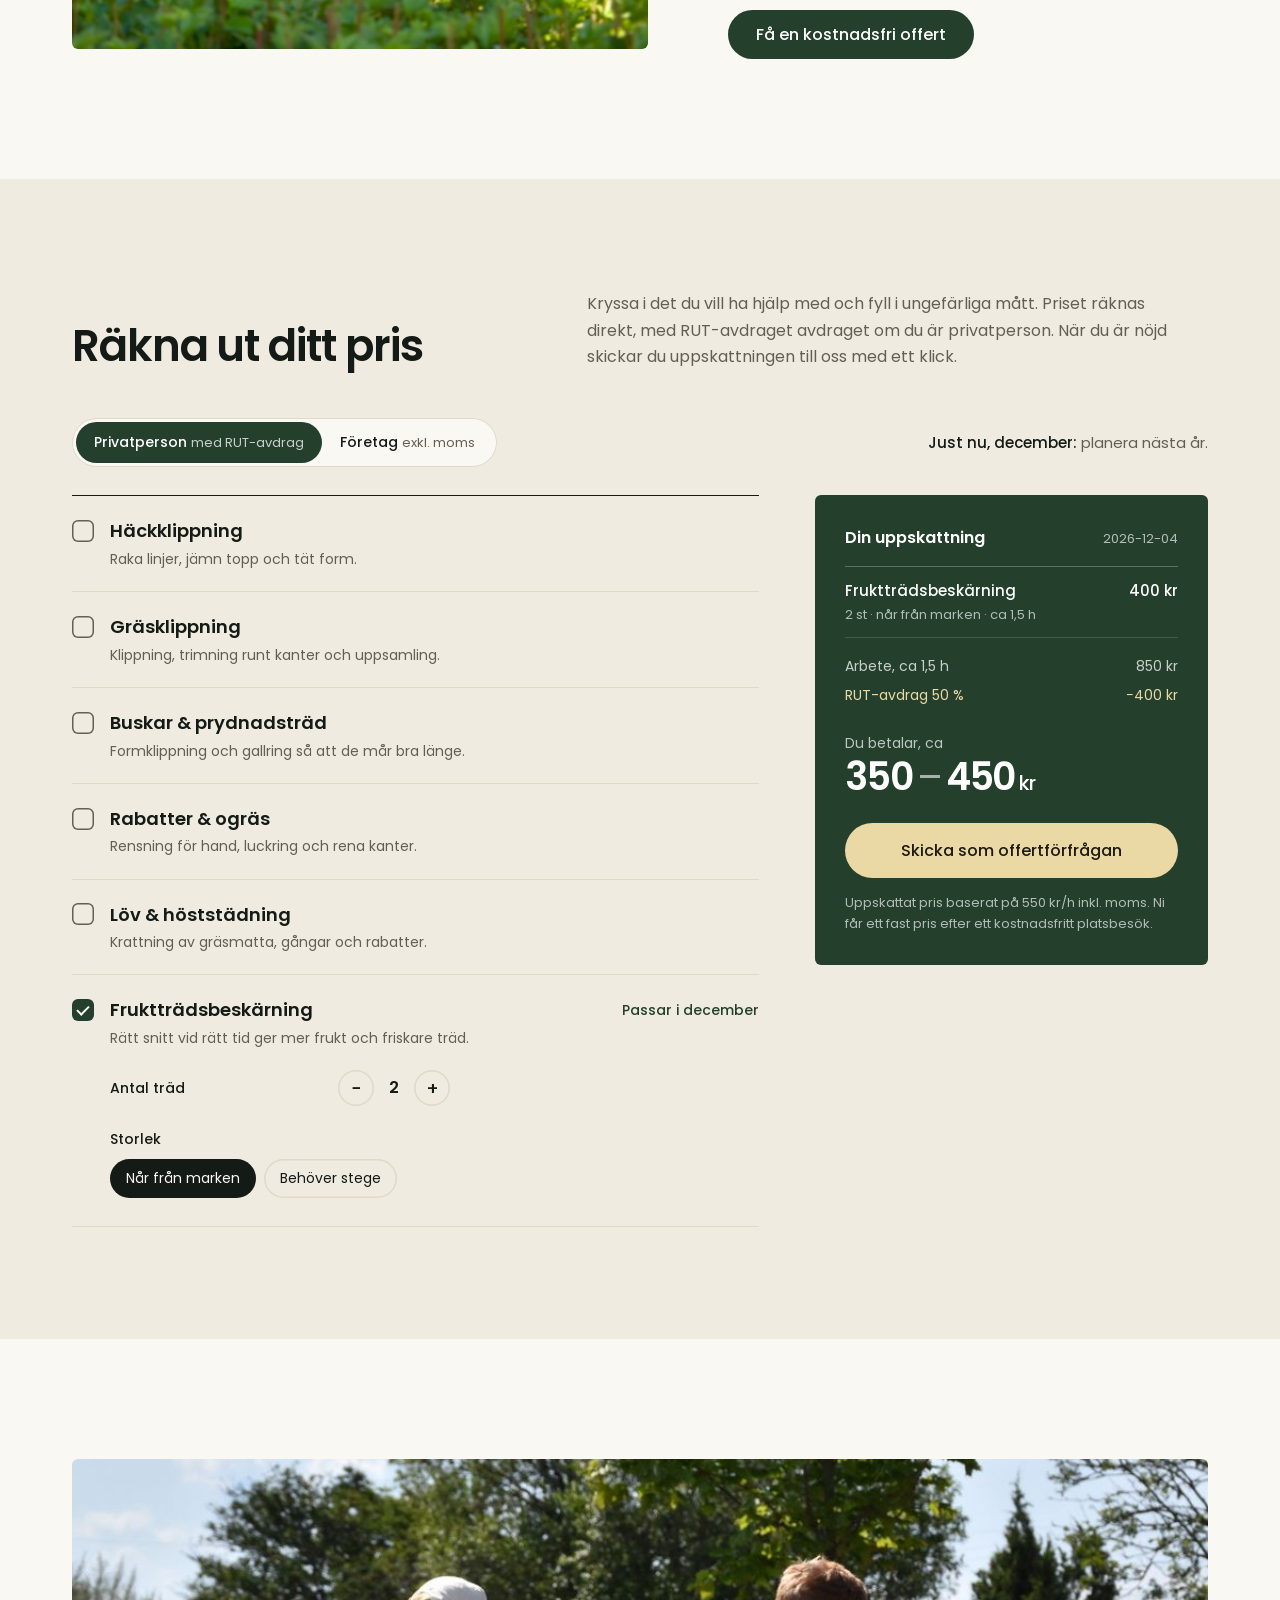
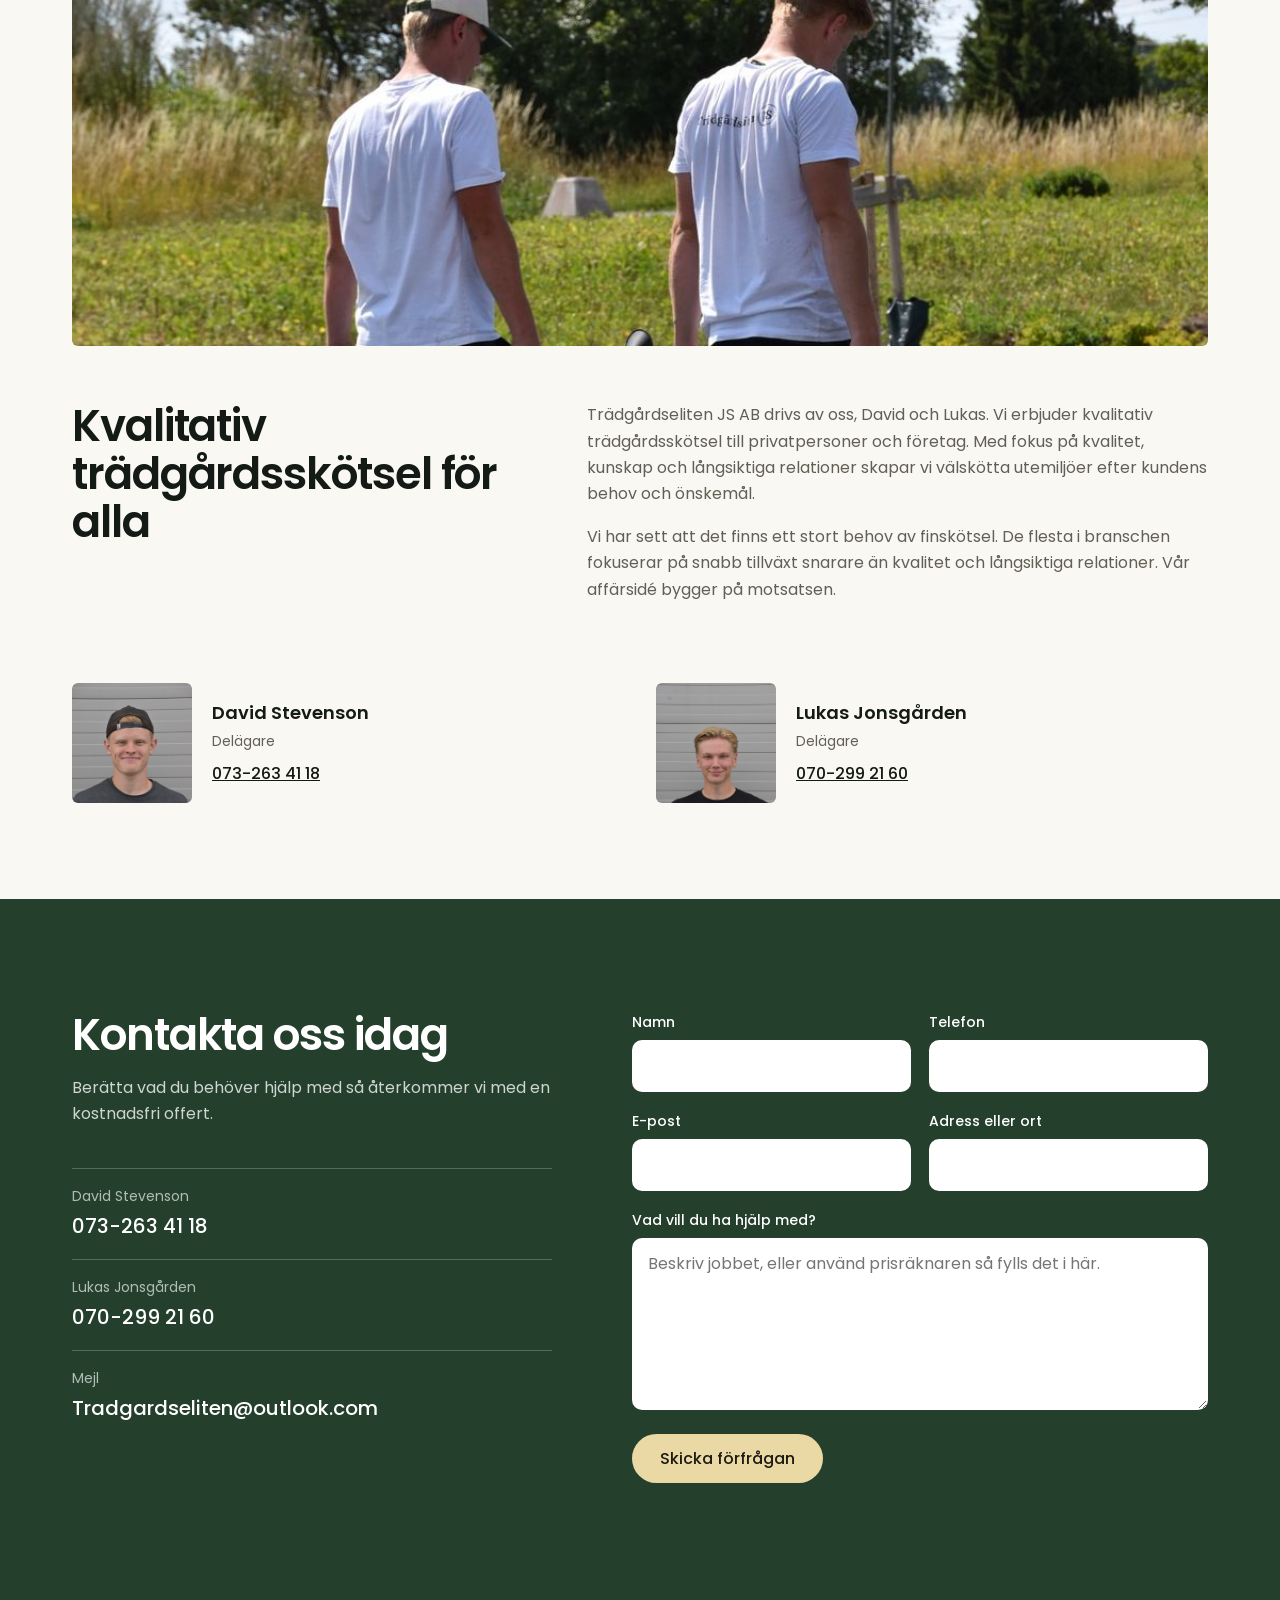
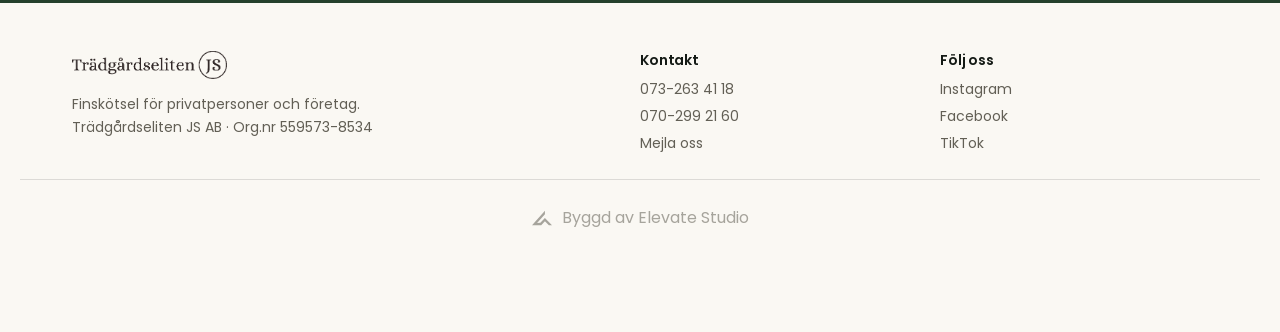
<file: forslag-3/index.html>
<!doctype html>
<html lang="sv">
<head>
<meta charset="utf-8">
<meta name="viewport" content="width=device-width, initial-scale=1">
<title>Trädgårdseliten JS – Finskötsel för privatpersoner och företag</title>
<meta name="description" content="Trädgårdseliten JS erbjuder kvalitativ skötsel av trädgårdar och utemiljöer för privatpersoner och företag. Häckklippning, gräsklippning, beskärning och höststädning. Räkna ut ditt pris direkt.">
<link rel="icon" href="../assets/img/ikon.png">
<link rel="preconnect" href="https://fonts.googleapis.com">
<link rel="preconnect" href="https://fonts.gstatic.com" crossorigin>
<link href="https://fonts.googleapis.com/css2?family=Poppins:wght@400;500;600&display=swap" rel="stylesheet">
<link rel="stylesheet" href="../shared/base.css">
<link rel="stylesheet" href="style.css">
<script src="../shared/te.js" defer></script>
<script src="../shared/switcher.js" defer></script>
</head>
<body id="top">
<header class="nav">
  <div class="container nav-inner">
    <a class="nav-logo" href="#top"><img src="../assets/img/logo-vit.png" alt="Trädgårdseliten JS" width="425" height="77"></a>
    <button class="nav-toggle" type="button" data-nav-toggle aria-expanded="false" aria-label="Meny"><svg viewBox="0 0 24 24"><path d="M4 7h16M4 12h16M4 17h16"/></svg></button>
    <nav class="nav-links" aria-label="Huvudmeny">
      <a href="#tjanster">Tjänster</a>
      <a href="#hack">Häckklippning</a>
      <a href="#om">Om oss</a>
      <a class="btn btn-light" href="#pris">Räkna ut ditt pris</a>
    </nav>
  </div>
</header>
<main>
<section class="hero">
  <img class="hero-img" src="../assets/img/grasmatta.jpg" alt="Nyklippt gräsmatta med raka ränder" style="object-position:center 70%" fetchpriority="high">
  <div class="container hero-content">
    <h1>Raka ränder i gräset och skarpa kanter</h1>
    <p class="hero-sub">Häckklippning, gräsklippning, beskärning och höststädning för privatpersoner och företag. Kostnadsfri offert och 50&nbsp;% RUT-avdrag.</p>
    <div class="hero-actions">
      <a class="btn btn-accent" href="#pris">Räkna ut ditt pris <svg viewBox="0 0 24 24" aria-hidden="true"><path d="M5 12h14M13 6l6 6-6 6"/></svg></a>
      <a class="hero-phone" href="tel:+46732634118">eller ring 073-263 41 18</a>
    </div>
  </div>
</section>
<section class="intro">
  <div class="container intro-grid">
    <p class="intro-statement">Trädgårdseliten drivs av David och Lukas. Vi sköter trädgårdar och utemiljöer åt privatpersoner och företag – och det är vi två som kommer och gör jobbet.</p>
    <dl class="reasons">
      <div><dt>Resultat</dt><dd>För oss är resultatet det viktigaste. Vi lägger stor vikt vid kvaliteten i det vi gör.</dd></div>
      <div><dt>Personlig kontakt</dt><dd>God dialog med våra kunder, från första kontakt till färdigt resultat.</dd></div>
      <div><dt>Ett enormt driv</dt><dd>Vi är två 18-åringar som startat och driver företaget – och vi vill att du blir nöjd.</dd></div>
    </dl>
  </div>
</section>
<section id="tjanster" class="services">
  <div class="container">
    <div class="services-head"><h2>Vad behöver din trädgård?</h2><p>Tjänster markerade med ”Passar nu” är extra aktuella den här månaden.</p></div>
    <ul class="svc-list">
      <li data-te-service="hack"><h3>Häckklippning</h3><p>Alla typer av häckarbeten. Raka sidor, jämn topp – och klippet krattat och bortforslat.</p><span class="svc-now">Passar nu</span></li>
      <li data-te-service="gras"><h3>Gräsklippning</h3><p>Klippning och kantklippning, som engångsjobb eller enligt schema hela säsongen.</p><span class="svc-now">Passar nu</span></li>
      <li data-te-service="buskar"><h3>Buskar och prydnadsträd</h3><p>Formklippning och gallring så att buskarna håller formen och mår bra.</p><span class="svc-now">Passar nu</span></li>
      <li data-te-service="rabatt"><h3>Rabatter och ogräs</h3><p>Rensning för hand, luckrad jord och skarpa kanter mot gräsmattan.</p><span class="svc-now">Passar nu</span></li>
      <li data-te-service="lov"><h3>Löv och höststädning</h3><p>Krattning av gräsmattor, gångar och rabatter. Vi tar med oss löven.</p><span class="svc-now">Passar nu</span></li>
      <li data-te-service="trad"><h3>Fruktträdsbeskärning</h3><p>Beskärning vid rätt tid på året ger friskare träd och mer frukt.</p><span class="svc-now">Passar nu</span></li>
    </ul>
  </div>
</section>
<section id="hack" class="feature">
  <div class="container feature-grid">
    <div class="feature-img"><img src="../assets/img/hackklippning.jpg" alt="Häckklippning" loading="lazy" style="object-position:center 55%"></div>
    <div>
      <h2>Behöver du hjälp med att klippa häcken?</h2>
      <p class="feature-lead">Vi utför alla typer av häckarbeten med fokus på resultat. Det ska vara enkelt att få en snygg häck – boka in din tid innan väntelistan blir för lång.</p>
      <ul class="feature-points">
        <li><b>Perfekta tiden att klippa</b><span>Många häckar mår bra av att klippas under växtsäsongen när de har satt ny tillväxt. Då behåller häcken formen och blir inte för bred eller för hög.</span></li>
        <li><b>För en välmående häck</b><span>Regelbunden klippning får häcken att förgrena sig och växa tätare. En tät häck ger bättre insynsskydd och står emot vind bättre.</span></li>
        <li><b>Snyggast i området</b><span>En finklippt häck ramar in tomten och ger ett prydligt intryck på hela fastigheten.</span></li>
      </ul>
      <a class="btn btn-primary" href="#kontakt">Få en kostnadsfri offert</a>
    </div>
  </div>
</section>
<section id="pris" class="calc">
  <div class="container">
    <div class="calc-head"><h2>Räkna ut ditt pris</h2><p>Kryssa i det du vill ha hjälp med och fyll i ungefärliga mått. Priset räknas direkt, med RUT-avdraget avdraget om du är privatperson. När du är nöjd skickar du uppskattningen till oss med ett klick.</p></div>
    <div data-te-calculator></div>
  </div>
</section>
<section id="om" class="about">
  <div class="container">
    <div class="about-photo"><img src="../assets/img/vattning.jpg" alt="David och Lukas" loading="lazy" style="object-position:center 40%"></div>
    <div class="about-grid">
      <h2>Kvalitativ trädgårdsskötsel för alla</h2>
      <div class="about-text"><p>Trädgårdseliten JS AB drivs av oss, David och Lukas. Vi erbjuder kvalitativ trädgårdsskötsel till privatpersoner och företag. Med fokus på kvalitet, kunskap och långsiktiga relationer skapar vi välskötta utemiljöer efter kundens behov och önskemål.</p><p>Vi har sett att det finns ett stort behov av finskötsel. De flesta i branschen fokuserar på snabb tillväxt snarare än kvalitet och långsiktiga relationer. Vår affärsidé bygger på motsatsen.</p></div>
    </div>
    <div class="people">
      <figure class="person"><img src="../assets/img/david.jpg" alt="David Stevenson" loading="lazy"><figcaption><b>David Stevenson</b><span>Delägare</span><a href="tel:+46732634118">073-263 41 18</a></figcaption></figure>
      <figure class="person"><img src="../assets/img/lukas.jpg" alt="Lukas Jonsgården" loading="lazy"><figcaption><b>Lukas Jonsgården</b><span>Delägare</span><a href="tel:+46702992160">070-299 21 60</a></figcaption></figure>
    </div>
  </div>
</section>
<section id="kontakt" class="contact">
  <div class="container contact-grid">
    <div>
      <h2>Kontakta oss idag</h2>
      <p class="contact-intro">Berätta vad du behöver hjälp med så återkommer vi med en kostnadsfri offert.</p>
      <dl class="contact-lines">
        <div><dt>David Stevenson</dt><dd><a href="tel:+46732634118">073-263 41 18</a></dd></div>
        <div><dt>Lukas Jonsgården</dt><dd><a href="tel:+46702992160">070-299 21 60</a></dd></div>
        <div><dt>Mejl</dt><dd><a href="mailto:Tradgardseliten@outlook.com">Tradgardseliten@outlook.com</a></dd></div>
      </dl>
    </div>
    <form class="form" data-te-contact>
      <div class="form-row">
        <label>Namn<input name="namn" required autocomplete="name"></label>
        <label>Telefon<input name="telefon" type="tel" autocomplete="tel"></label>
      </div>
      <div class="form-row">
        <label>E-post<input name="epost" type="email" autocomplete="email"></label>
        <label>Adress eller ort<input name="adress" autocomplete="street-address"></label>
      </div>
      <label>Vad vill du ha hjälp med?<textarea name="meddelande" rows="6" data-te-message placeholder="Beskriv jobbet, eller använd prisräknaren så fylls det i här."></textarea></label>
      <button class="btn btn-primary" type="submit">Skicka förfrågan</button>
      <p class="form-status" data-te-status hidden></p>
    </form>
  </div>
</section>
</main>
<footer class="footer">
  <div class="container footer-inner">
    <div><img src="../assets/img/logo.png" alt="Trädgårdseliten JS" width="425" height="77" loading="lazy"><p>Finskötsel för privatpersoner och företag.<br>Trädgårdseliten JS AB · Org.nr 559573-8534</p></div>
    <div><h3>Kontakt</h3><ul><li><a href="tel:+46732634118">073-263 41 18</a></li><li><a href="tel:+46702992160">070-299 21 60</a></li><li><a href="mailto:Tradgardseliten@outlook.com">Mejla oss</a></li></ul></div>
    <div><h3>Följ oss</h3><ul><li><a href="https://www.instagram.com/tradgardseliten/">Instagram</a></li><li><a href="https://www.facebook.com/p/Tr%C3%A4dg%C3%A5rdseliten-JS-61576988999724/">Facebook</a></li><li><a href="https://www.tiktok.com/@tradgardseliten">TikTok</a></li></ul></div>
  </div>
<!-- elevate-credit -->
<style>.elevate-credit{max-width:1240px;margin:24px auto 0;padding:20px 16px 0;border-top:1px solid rgba(128,128,128,.25);display:flex;justify-content:center;box-sizing:border-box}.elevate-credit a{display:inline-flex;align-items:center;gap:10px;padding:8px 0;font:inherit;font-size:15px;line-height:1;color:inherit;opacity:.55;text-decoration:none;transition:opacity .2s}.elevate-credit a:hover,.elevate-credit a:focus-visible{opacity:1}.elevate-credit svg{width:20px;height:20px;flex:none;display:block}@media(min-width:1024px){.elevate-credit a{font-size:16px}}</style>
<div class="elevate-credit"><a href="https://elevatestudio.nu" target="_blank" rel="noopener"><svg viewBox="0 0 1884.3 1353.9" aria-hidden="true"><path d="M0.0 1353.9 L1218.7 0.0 L1218.7 329.1 L479.7 1136.4 L786.7 1132.4 L1215.5 687.4 L1884.3 1349.9 L1590.1 1349.9 L1218.6 994.7 L865.4 1349.9Z" fill="currentColor"/></svg>Byggd av Elevate Studio</a></div>
</footer>
</body>
</html>
</file>
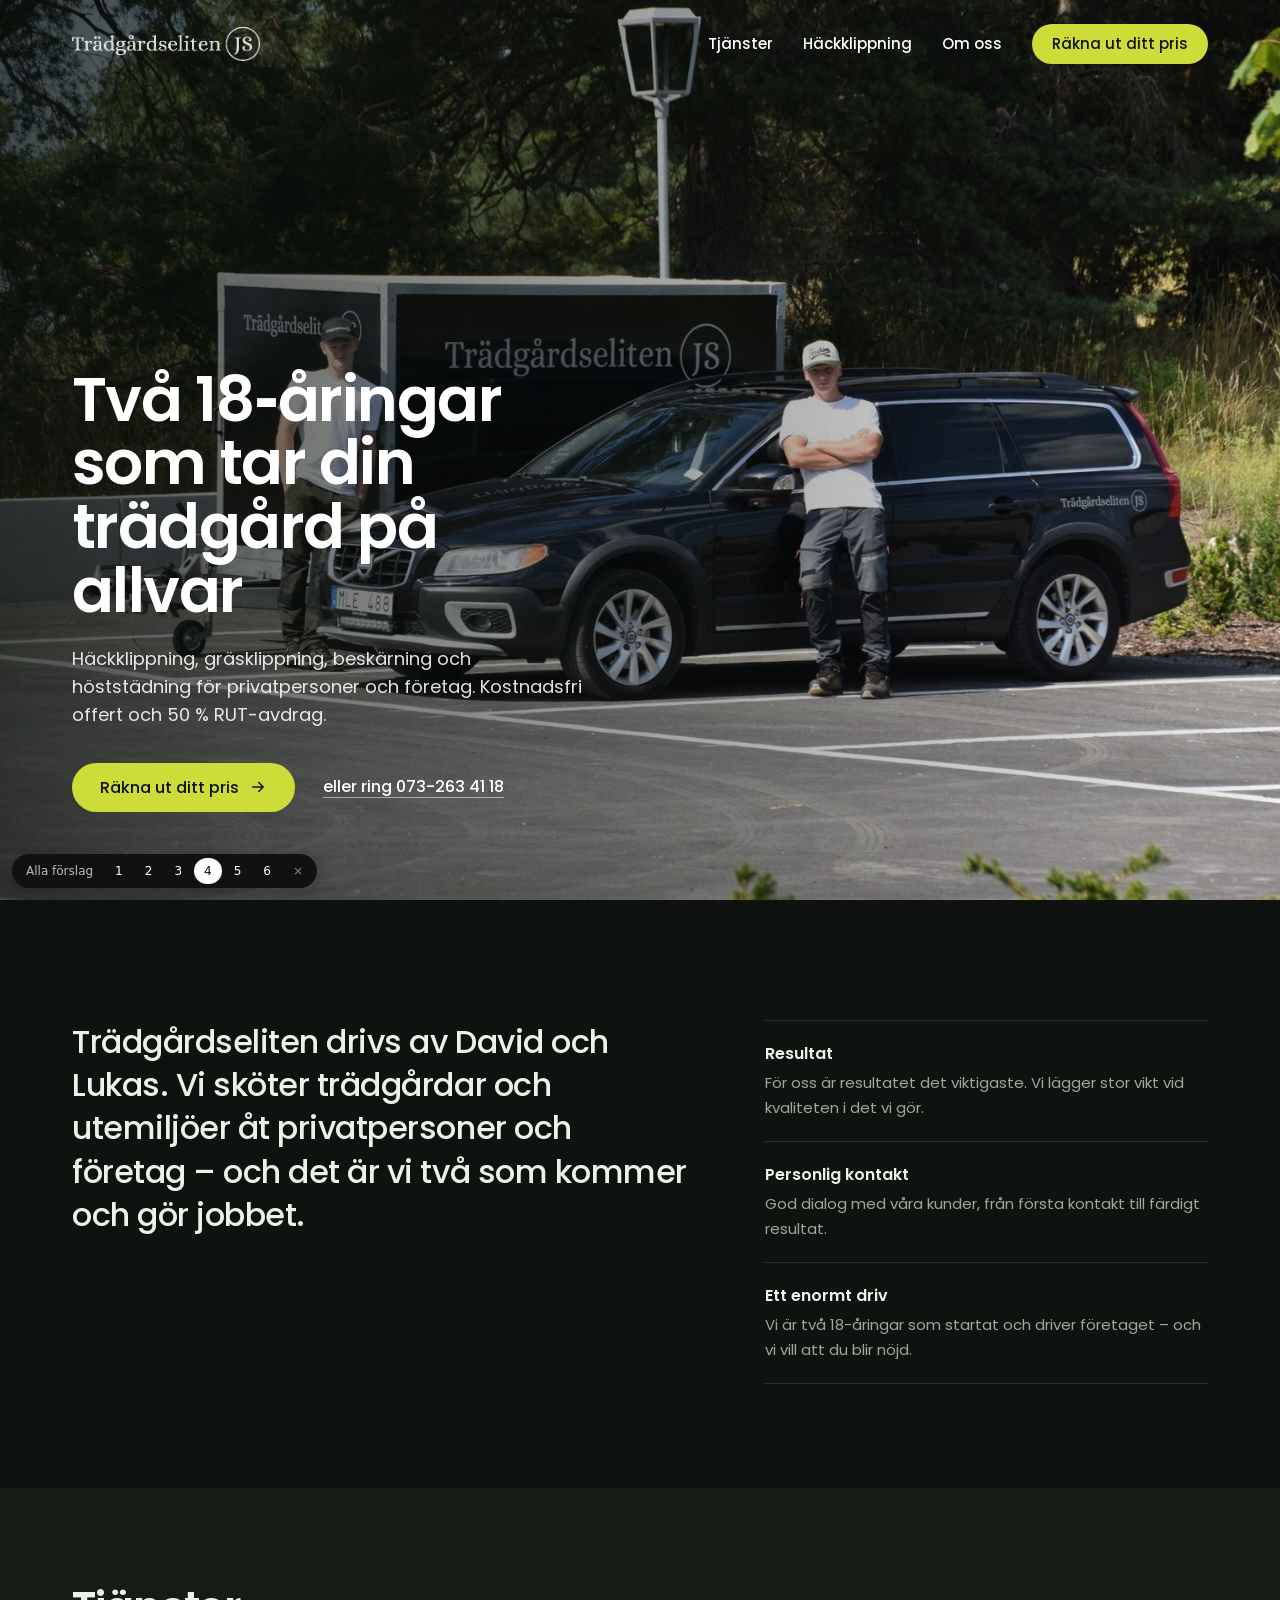
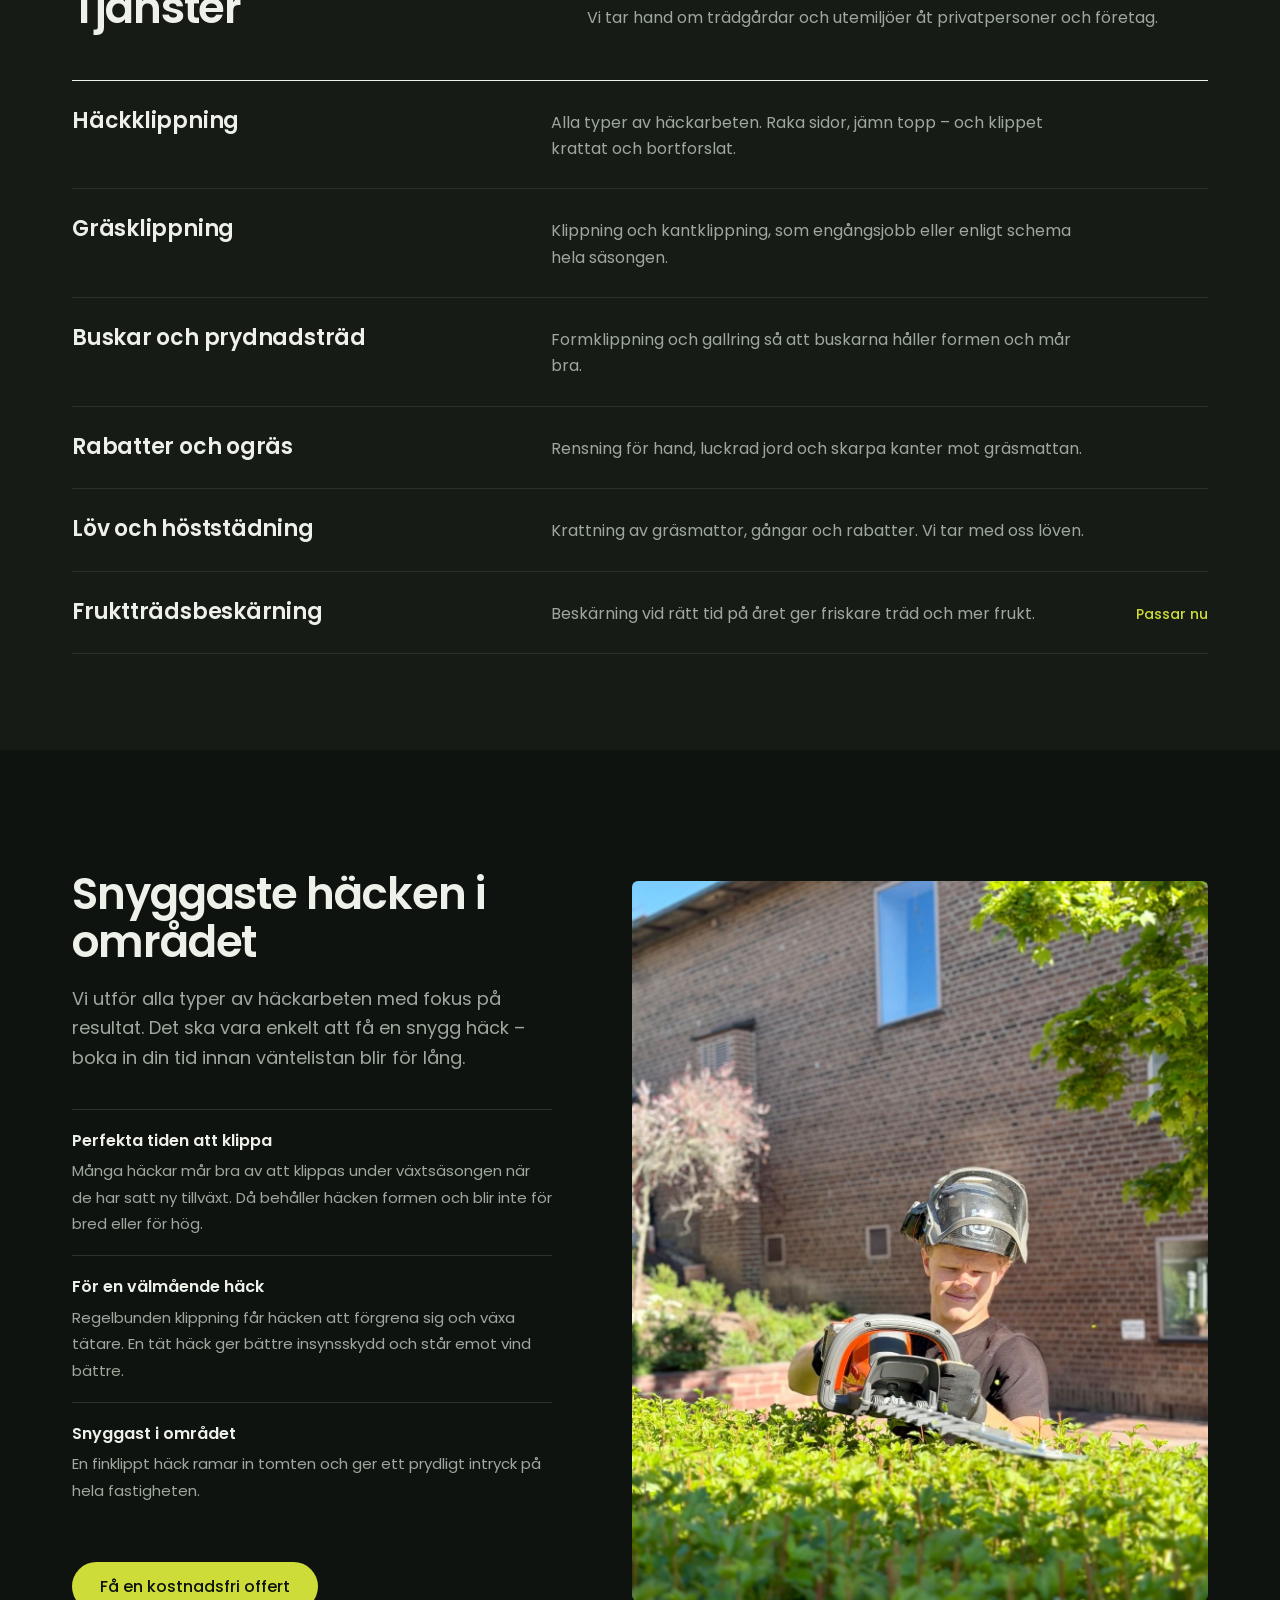
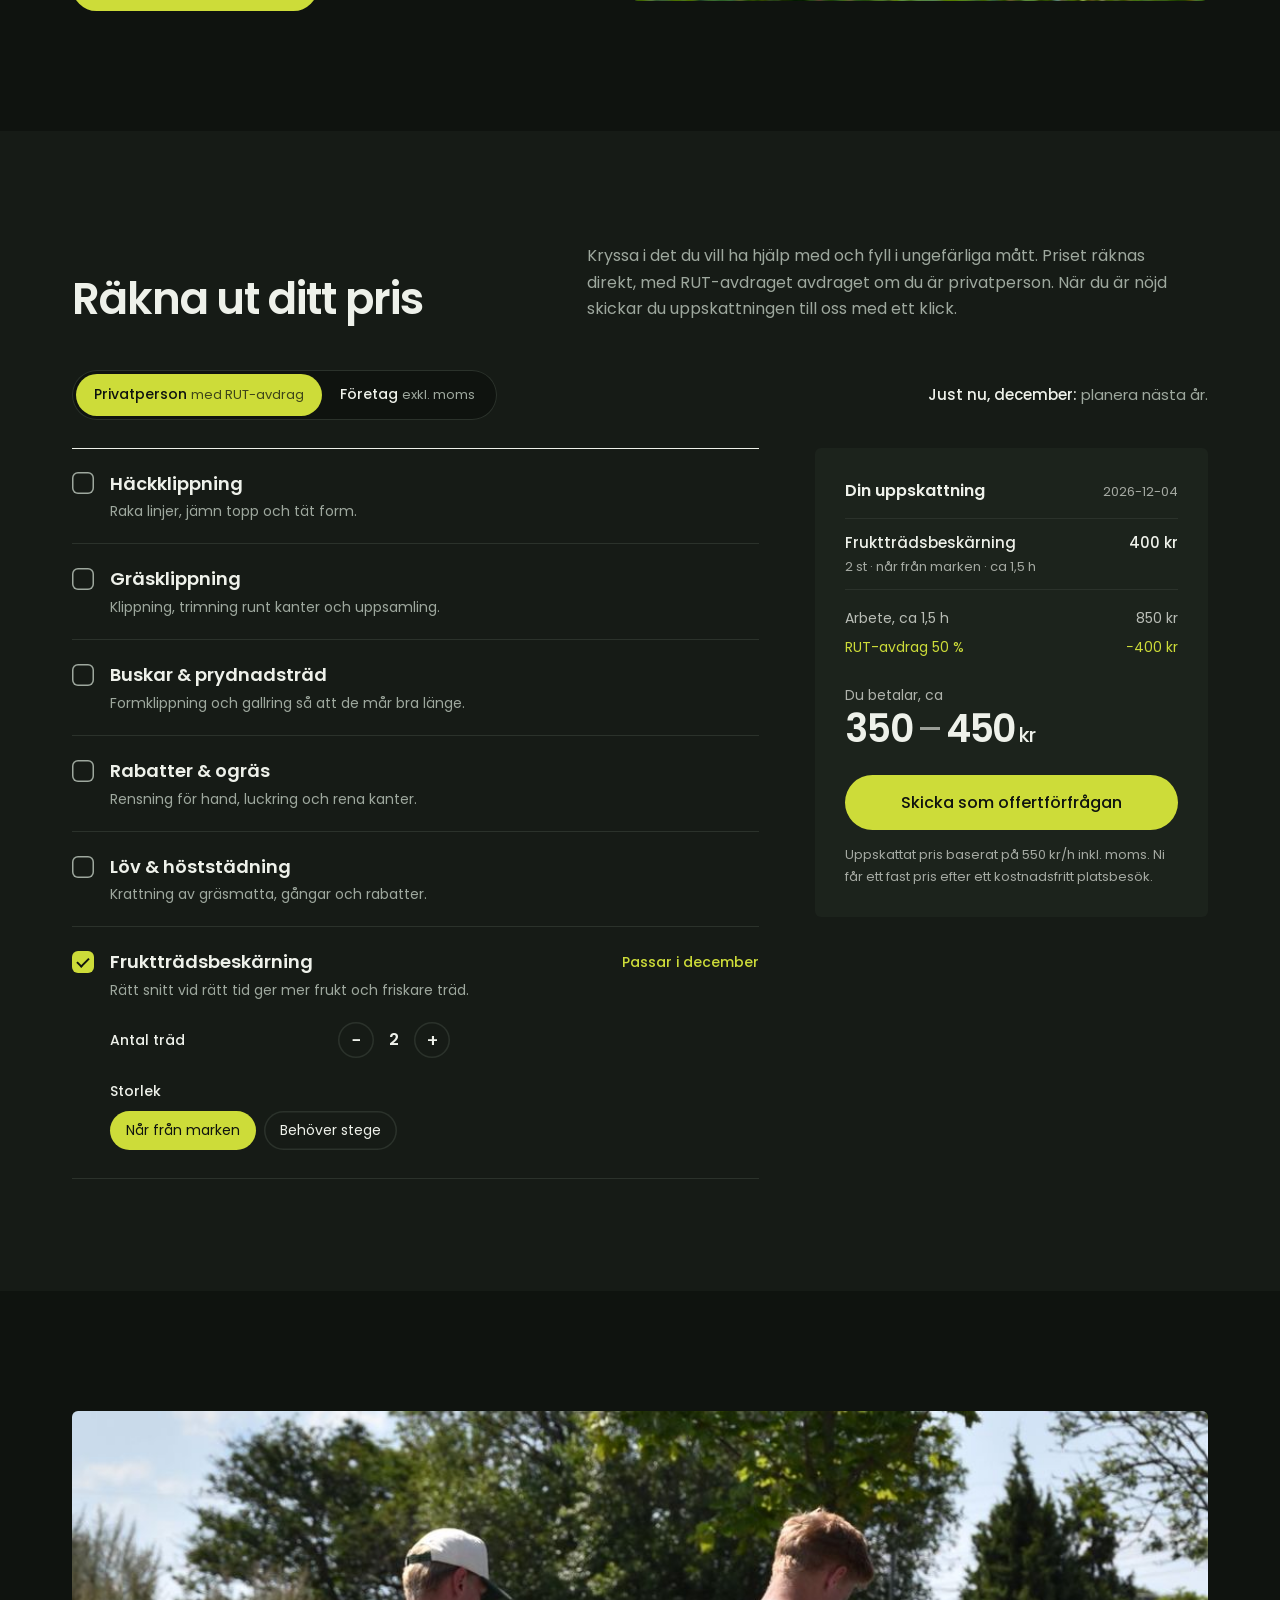
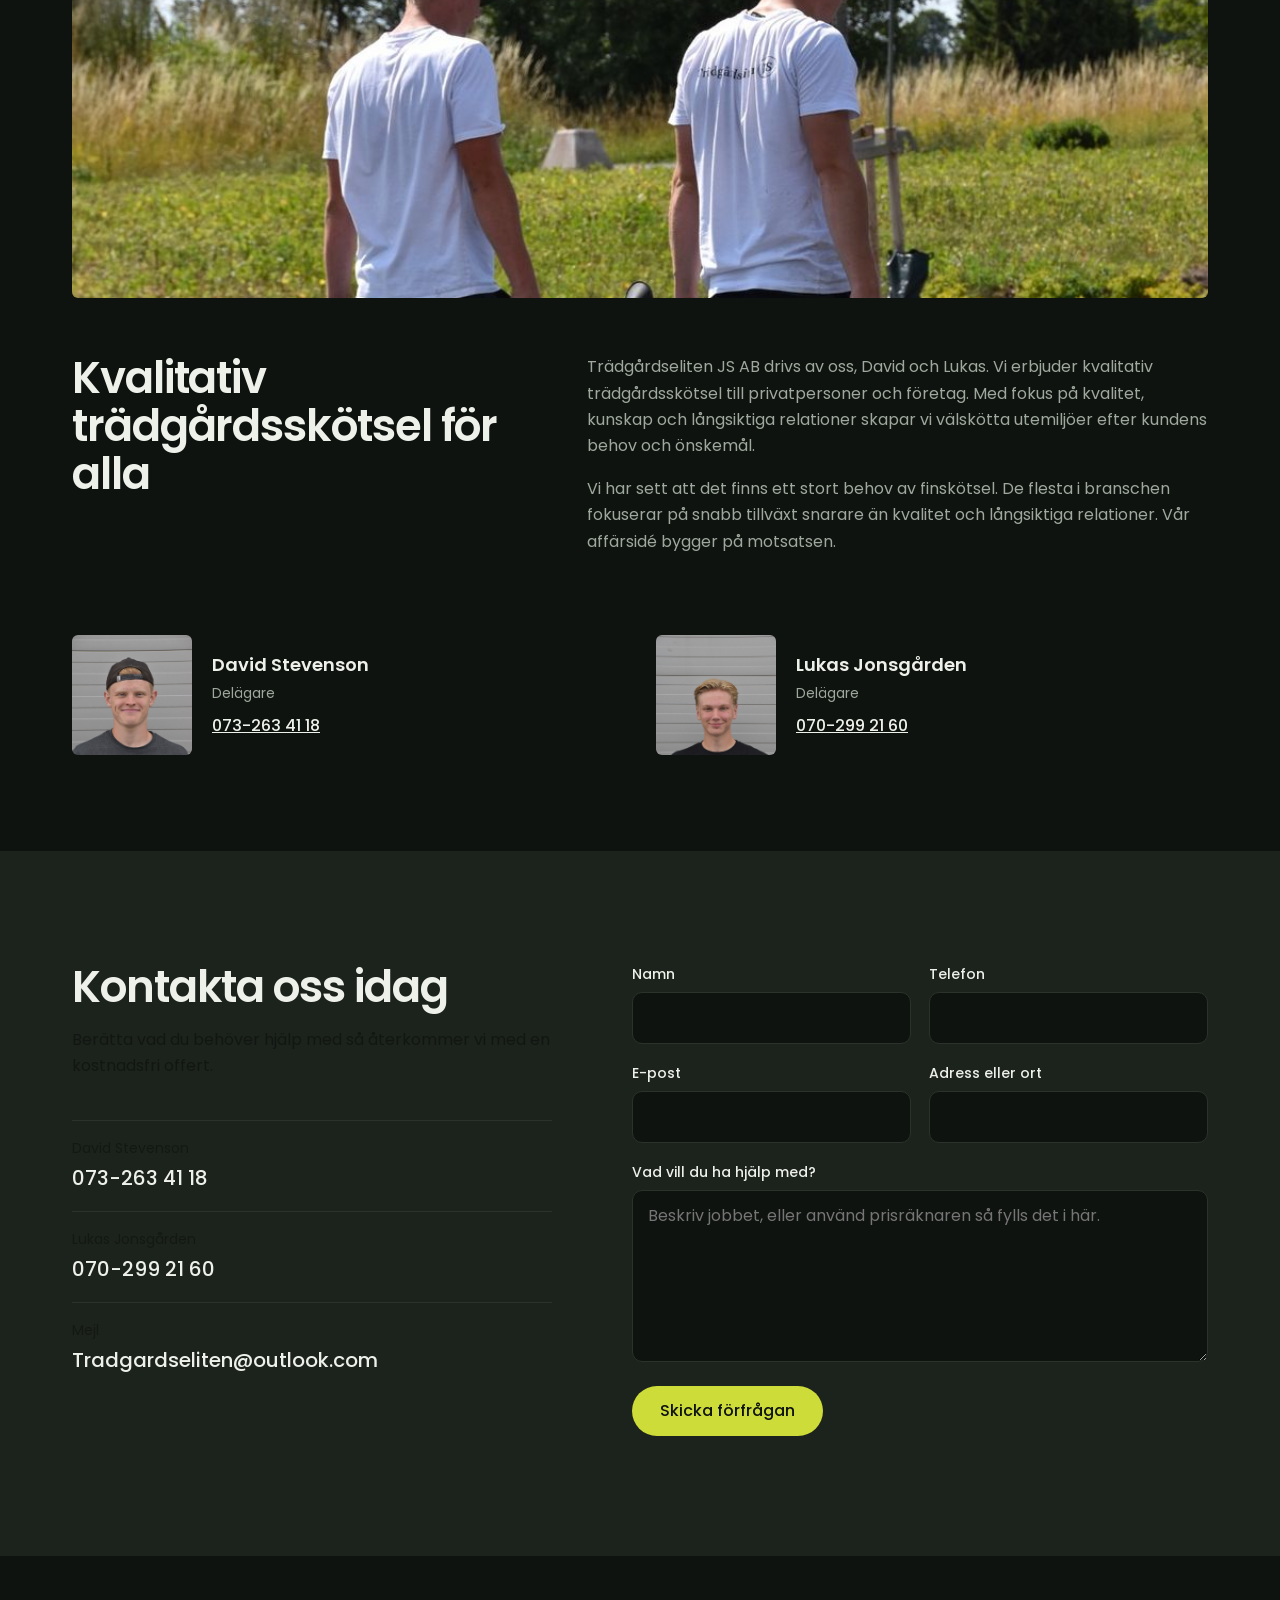
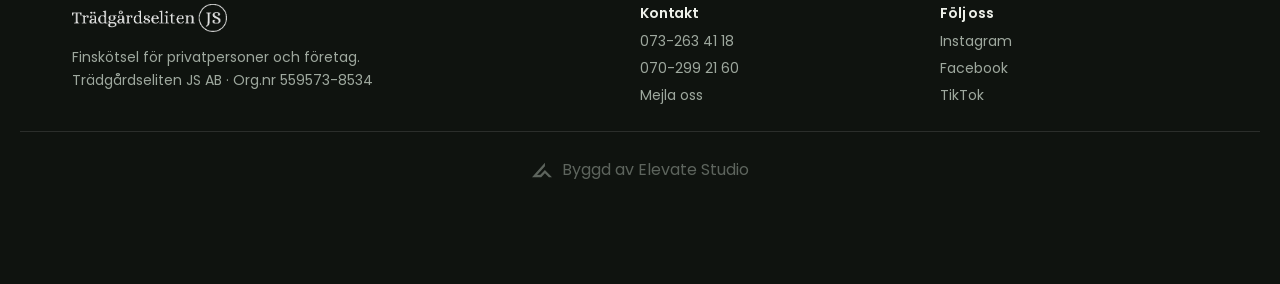
<file: forslag-4/index.html>
<!doctype html>
<html lang="sv">
<head>
<meta charset="utf-8">
<meta name="viewport" content="width=device-width, initial-scale=1">
<title>Trädgårdseliten JS – Finskötsel för privatpersoner och företag</title>
<meta name="description" content="Trädgårdseliten JS erbjuder kvalitativ skötsel av trädgårdar och utemiljöer för privatpersoner och företag. Häckklippning, gräsklippning, beskärning och höststädning. Räkna ut ditt pris direkt.">
<link rel="icon" href="../assets/img/ikon.png">
<link rel="preconnect" href="https://fonts.googleapis.com">
<link rel="preconnect" href="https://fonts.gstatic.com" crossorigin>
<link href="https://fonts.googleapis.com/css2?family=Poppins:wght@400;500;600&display=swap" rel="stylesheet">
<link rel="stylesheet" href="../shared/base.css">
<link rel="stylesheet" href="style.css">
<script src="../shared/te.js" defer></script>
<script src="../shared/switcher.js" defer></script>
</head>
<body id="top">
<header class="nav">
  <div class="container nav-inner">
    <a class="nav-logo" href="#top"><img src="../assets/img/logo-vit.png" alt="Trädgårdseliten JS" width="425" height="77"></a>
    <button class="nav-toggle" type="button" data-nav-toggle aria-expanded="false" aria-label="Meny"><svg viewBox="0 0 24 24"><path d="M4 7h16M4 12h16M4 17h16"/></svg></button>
    <nav class="nav-links" aria-label="Huvudmeny">
      <a href="#tjanster">Tjänster</a>
      <a href="#hack">Häckklippning</a>
      <a href="#om">Om oss</a>
      <a class="btn btn-accent" href="#pris">Räkna ut ditt pris</a>
    </nav>
  </div>
</header>
<main>
<section class="hero">
  <img class="hero-img" src="../assets/img/teamet.jpg" alt="David och Lukas vid bilen och släpet" style="object-position:center 62%" fetchpriority="high">
  <div class="container hero-content">
    <h1>Två 18&#8209;åringar som tar din trädgård på allvar</h1>
    <p class="hero-sub">Häckklippning, gräsklippning, beskärning och höststädning för privatpersoner och företag. Kostnadsfri offert och 50&nbsp;% RUT-avdrag.</p>
    <div class="hero-actions">
      <a class="btn btn-accent" href="#pris">Räkna ut ditt pris <svg viewBox="0 0 24 24" aria-hidden="true"><path d="M5 12h14M13 6l6 6-6 6"/></svg></a>
      <a class="hero-phone" href="tel:+46732634118">eller ring 073-263 41 18</a>
    </div>
  </div>
</section>
<section class="intro">
  <div class="container intro-grid">
    <p class="intro-statement">Trädgårdseliten drivs av David och Lukas. Vi sköter trädgårdar och utemiljöer åt privatpersoner och företag – och det är vi två som kommer och gör jobbet.</p>
    <dl class="reasons">
      <div><dt>Resultat</dt><dd>För oss är resultatet det viktigaste. Vi lägger stor vikt vid kvaliteten i det vi gör.</dd></div>
      <div><dt>Personlig kontakt</dt><dd>God dialog med våra kunder, från första kontakt till färdigt resultat.</dd></div>
      <div><dt>Ett enormt driv</dt><dd>Vi är två 18-åringar som startat och driver företaget – och vi vill att du blir nöjd.</dd></div>
    </dl>
  </div>
</section>
<section id="tjanster" class="services">
  <div class="container">
    <div class="services-head"><h2>Tjänster</h2><p>Vi tar hand om trädgårdar och utemiljöer åt privatpersoner och företag.</p></div>
    <ul class="svc-list">
      <li data-te-service="hack"><h3>Häckklippning</h3><p>Alla typer av häckarbeten. Raka sidor, jämn topp – och klippet krattat och bortforslat.</p><span class="svc-now">Passar nu</span></li>
      <li data-te-service="gras"><h3>Gräsklippning</h3><p>Klippning och kantklippning, som engångsjobb eller enligt schema hela säsongen.</p><span class="svc-now">Passar nu</span></li>
      <li data-te-service="buskar"><h3>Buskar och prydnadsträd</h3><p>Formklippning och gallring så att buskarna håller formen och mår bra.</p><span class="svc-now">Passar nu</span></li>
      <li data-te-service="rabatt"><h3>Rabatter och ogräs</h3><p>Rensning för hand, luckrad jord och skarpa kanter mot gräsmattan.</p><span class="svc-now">Passar nu</span></li>
      <li data-te-service="lov"><h3>Löv och höststädning</h3><p>Krattning av gräsmattor, gångar och rabatter. Vi tar med oss löven.</p><span class="svc-now">Passar nu</span></li>
      <li data-te-service="trad"><h3>Fruktträdsbeskärning</h3><p>Beskärning vid rätt tid på året ger friskare träd och mer frukt.</p><span class="svc-now">Passar nu</span></li>
    </ul>
  </div>
</section>
<section id="hack" class="feature feature-rev">
  <div class="container feature-grid">
    <div>
      <h2>Snyggaste häcken i området</h2>
      <p class="feature-lead">Vi utför alla typer av häckarbeten med fokus på resultat. Det ska vara enkelt att få en snygg häck – boka in din tid innan väntelistan blir för lång.</p>
      <ul class="feature-points">
        <li><b>Perfekta tiden att klippa</b><span>Många häckar mår bra av att klippas under växtsäsongen när de har satt ny tillväxt. Då behåller häcken formen och blir inte för bred eller för hög.</span></li>
        <li><b>För en välmående häck</b><span>Regelbunden klippning får häcken att förgrena sig och växa tätare. En tät häck ger bättre insynsskydd och står emot vind bättre.</span></li>
        <li><b>Snyggast i området</b><span>En finklippt häck ramar in tomten och ger ett prydligt intryck på hela fastigheten.</span></li>
      </ul>
      <a class="btn btn-primary" href="#kontakt">Få en kostnadsfri offert</a>
    </div>
    <div class="feature-img"><img src="../assets/img/hackklippning.jpg" alt="Häckklippning" loading="lazy" style="object-position:center 55%"></div>
  </div>
</section>
<section id="pris" class="calc">
  <div class="container">
    <div class="calc-head"><h2>Räkna ut ditt pris</h2><p>Kryssa i det du vill ha hjälp med och fyll i ungefärliga mått. Priset räknas direkt, med RUT-avdraget avdraget om du är privatperson. När du är nöjd skickar du uppskattningen till oss med ett klick.</p></div>
    <div data-te-calculator></div>
  </div>
</section>
<section id="om" class="about">
  <div class="container">
    <div class="about-photo"><img src="../assets/img/vattning.jpg" alt="David och Lukas" loading="lazy" style="object-position:center 40%"></div>
    <div class="about-grid">
      <h2>Kvalitativ trädgårdsskötsel för alla</h2>
      <div class="about-text"><p>Trädgårdseliten JS AB drivs av oss, David och Lukas. Vi erbjuder kvalitativ trädgårdsskötsel till privatpersoner och företag. Med fokus på kvalitet, kunskap och långsiktiga relationer skapar vi välskötta utemiljöer efter kundens behov och önskemål.</p><p>Vi har sett att det finns ett stort behov av finskötsel. De flesta i branschen fokuserar på snabb tillväxt snarare än kvalitet och långsiktiga relationer. Vår affärsidé bygger på motsatsen.</p></div>
    </div>
    <div class="people">
      <figure class="person"><img src="../assets/img/david.jpg" alt="David Stevenson" loading="lazy"><figcaption><b>David Stevenson</b><span>Delägare</span><a href="tel:+46732634118">073-263 41 18</a></figcaption></figure>
      <figure class="person"><img src="../assets/img/lukas.jpg" alt="Lukas Jonsgården" loading="lazy"><figcaption><b>Lukas Jonsgården</b><span>Delägare</span><a href="tel:+46702992160">070-299 21 60</a></figcaption></figure>
    </div>
  </div>
</section>
<section id="kontakt" class="contact">
  <div class="container contact-grid">
    <div>
      <h2>Kontakta oss idag</h2>
      <p class="contact-intro">Berätta vad du behöver hjälp med så återkommer vi med en kostnadsfri offert.</p>
      <dl class="contact-lines">
        <div><dt>David Stevenson</dt><dd><a href="tel:+46732634118">073-263 41 18</a></dd></div>
        <div><dt>Lukas Jonsgården</dt><dd><a href="tel:+46702992160">070-299 21 60</a></dd></div>
        <div><dt>Mejl</dt><dd><a href="mailto:Tradgardseliten@outlook.com">Tradgardseliten@outlook.com</a></dd></div>
      </dl>
    </div>
    <form class="form" data-te-contact>
      <div class="form-row">
        <label>Namn<input name="namn" required autocomplete="name"></label>
        <label>Telefon<input name="telefon" type="tel" autocomplete="tel"></label>
      </div>
      <div class="form-row">
        <label>E-post<input name="epost" type="email" autocomplete="email"></label>
        <label>Adress eller ort<input name="adress" autocomplete="street-address"></label>
      </div>
      <label>Vad vill du ha hjälp med?<textarea name="meddelande" rows="6" data-te-message placeholder="Beskriv jobbet, eller använd prisräknaren så fylls det i här."></textarea></label>
      <button class="btn btn-primary" type="submit">Skicka förfrågan</button>
      <p class="form-status" data-te-status hidden></p>
    </form>
  </div>
</section>
</main>
<footer class="footer">
  <div class="container footer-inner">
    <div><img src="../assets/img/logo-vit.png" alt="Trädgårdseliten JS" width="425" height="77" loading="lazy"><p>Finskötsel för privatpersoner och företag.<br>Trädgårdseliten JS AB · Org.nr 559573-8534</p></div>
    <div><h3>Kontakt</h3><ul><li><a href="tel:+46732634118">073-263 41 18</a></li><li><a href="tel:+46702992160">070-299 21 60</a></li><li><a href="mailto:Tradgardseliten@outlook.com">Mejla oss</a></li></ul></div>
    <div><h3>Följ oss</h3><ul><li><a href="https://www.instagram.com/tradgardseliten/">Instagram</a></li><li><a href="https://www.facebook.com/p/Tr%C3%A4dg%C3%A5rdseliten-JS-61576988999724/">Facebook</a></li><li><a href="https://www.tiktok.com/@tradgardseliten">TikTok</a></li></ul></div>
  </div>
<!-- elevate-credit -->
<style>.elevate-credit{max-width:1240px;margin:24px auto 0;padding:20px 16px 0;border-top:1px solid rgba(128,128,128,.25);display:flex;justify-content:center;box-sizing:border-box}.elevate-credit a{display:inline-flex;align-items:center;gap:10px;padding:8px 0;font:inherit;font-size:15px;line-height:1;color:inherit;opacity:.55;text-decoration:none;transition:opacity .2s}.elevate-credit a:hover,.elevate-credit a:focus-visible{opacity:1}.elevate-credit svg{width:20px;height:20px;flex:none;display:block}@media(min-width:1024px){.elevate-credit a{font-size:16px}}</style>
<div class="elevate-credit"><a href="https://elevatestudio.nu" target="_blank" rel="noopener"><svg viewBox="0 0 1884.3 1353.9" aria-hidden="true"><path d="M0.0 1353.9 L1218.7 0.0 L1218.7 329.1 L479.7 1136.4 L786.7 1132.4 L1215.5 687.4 L1884.3 1349.9 L1590.1 1349.9 L1218.6 994.7 L865.4 1349.9Z" fill="currentColor"/></svg>Byggd av Elevate Studio</a></div>
</footer>
</body>
</html>
</file>
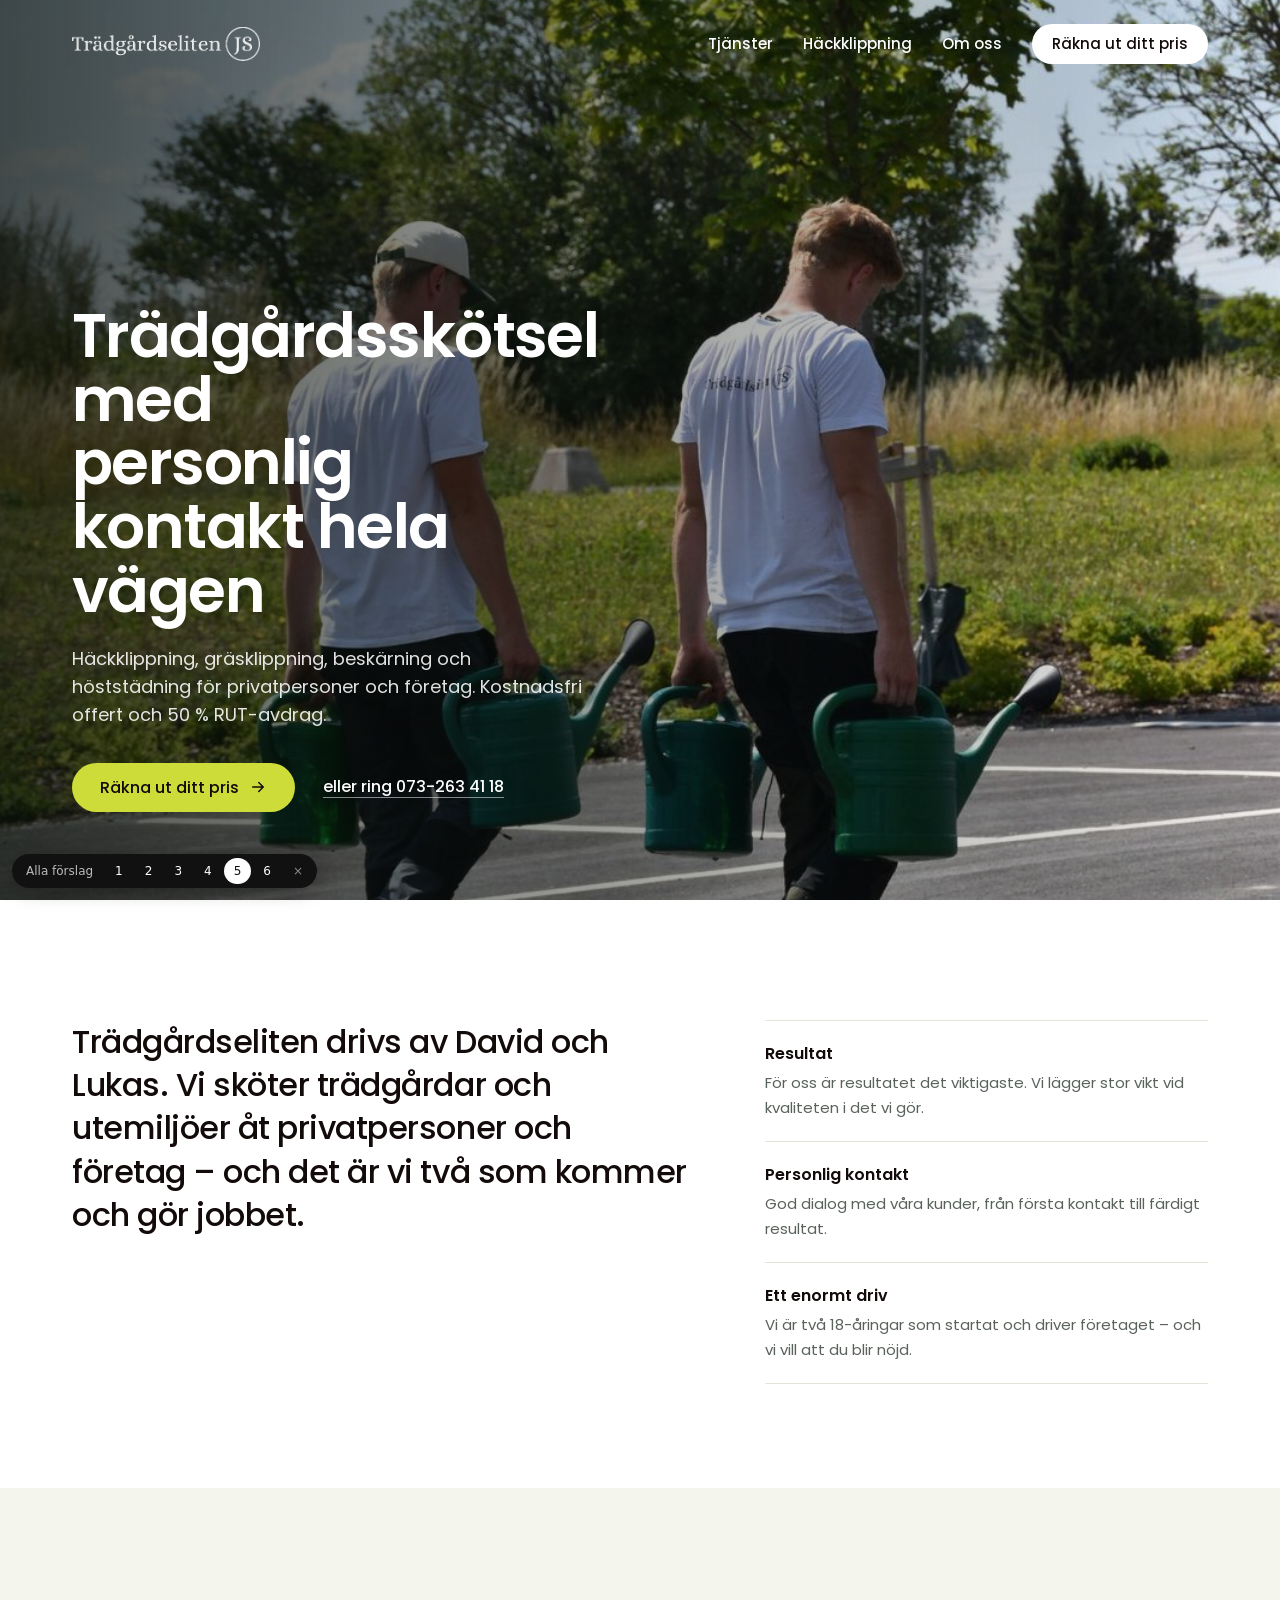
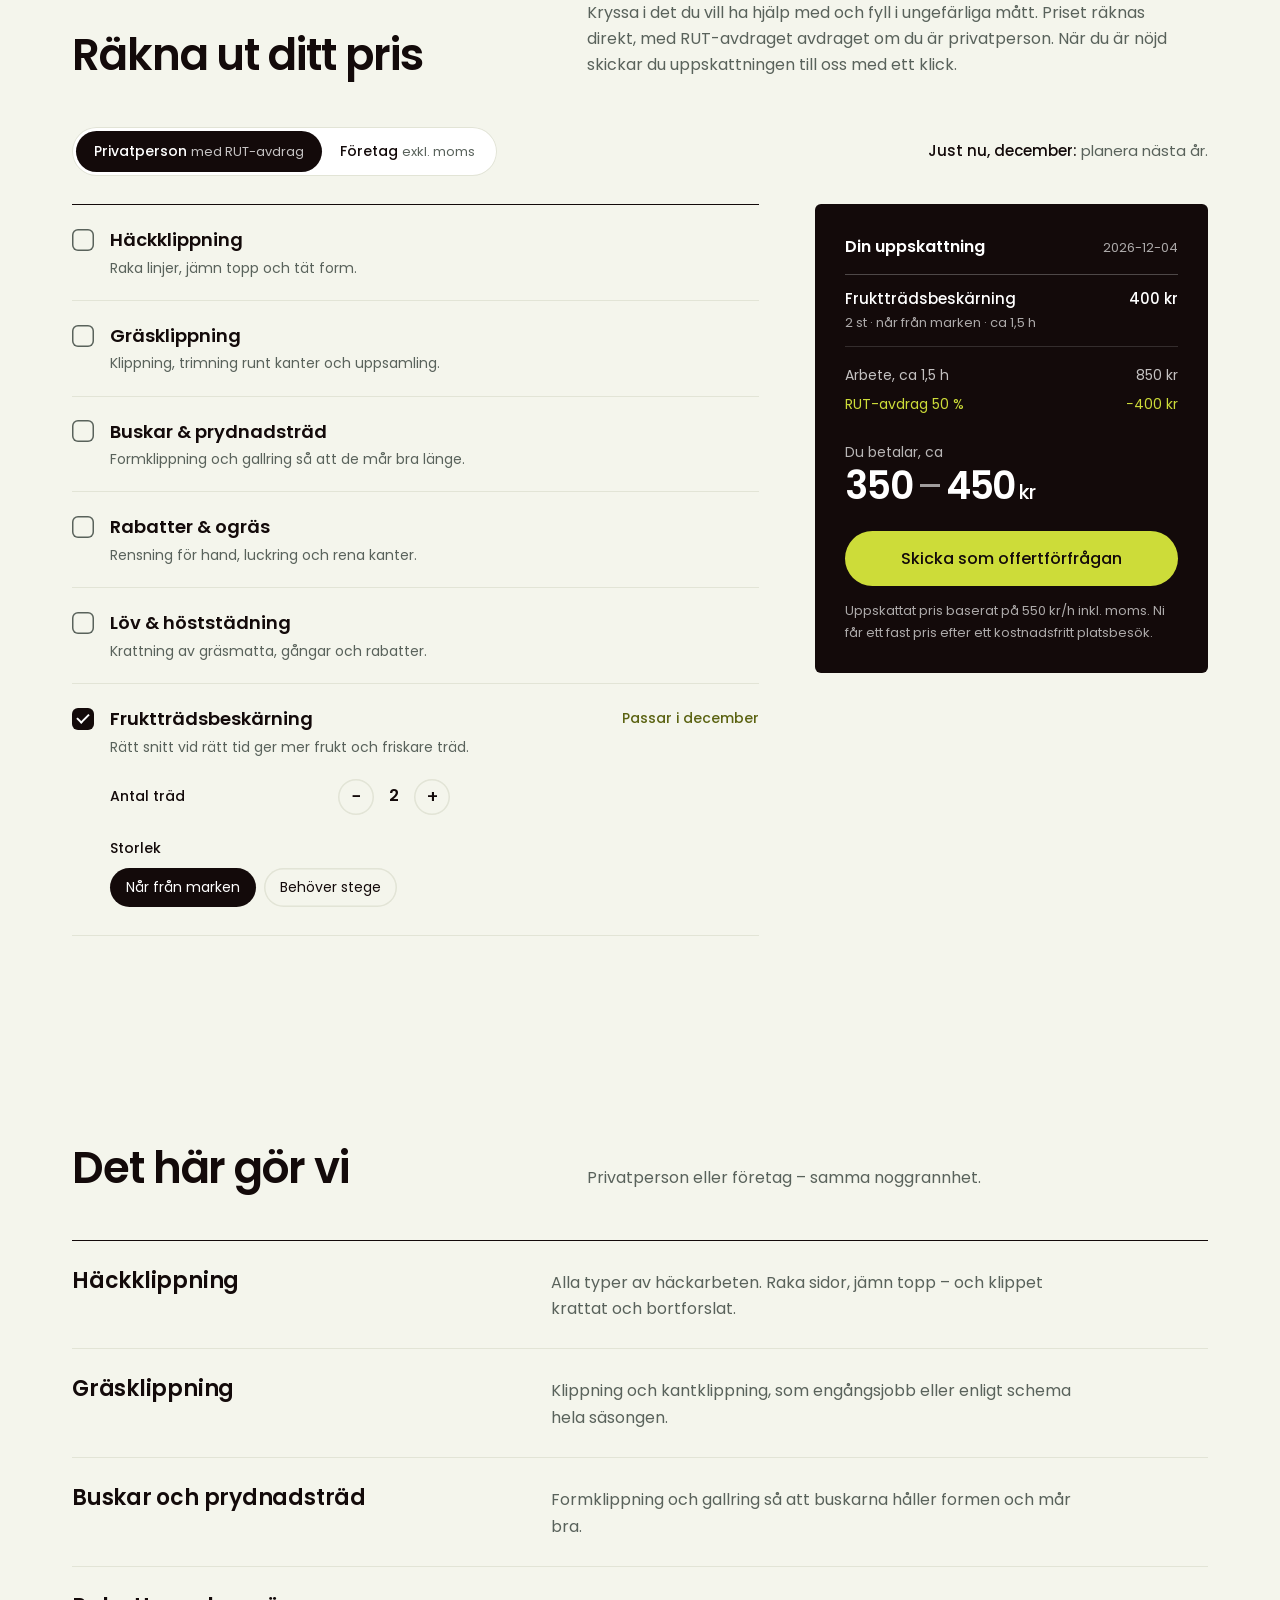
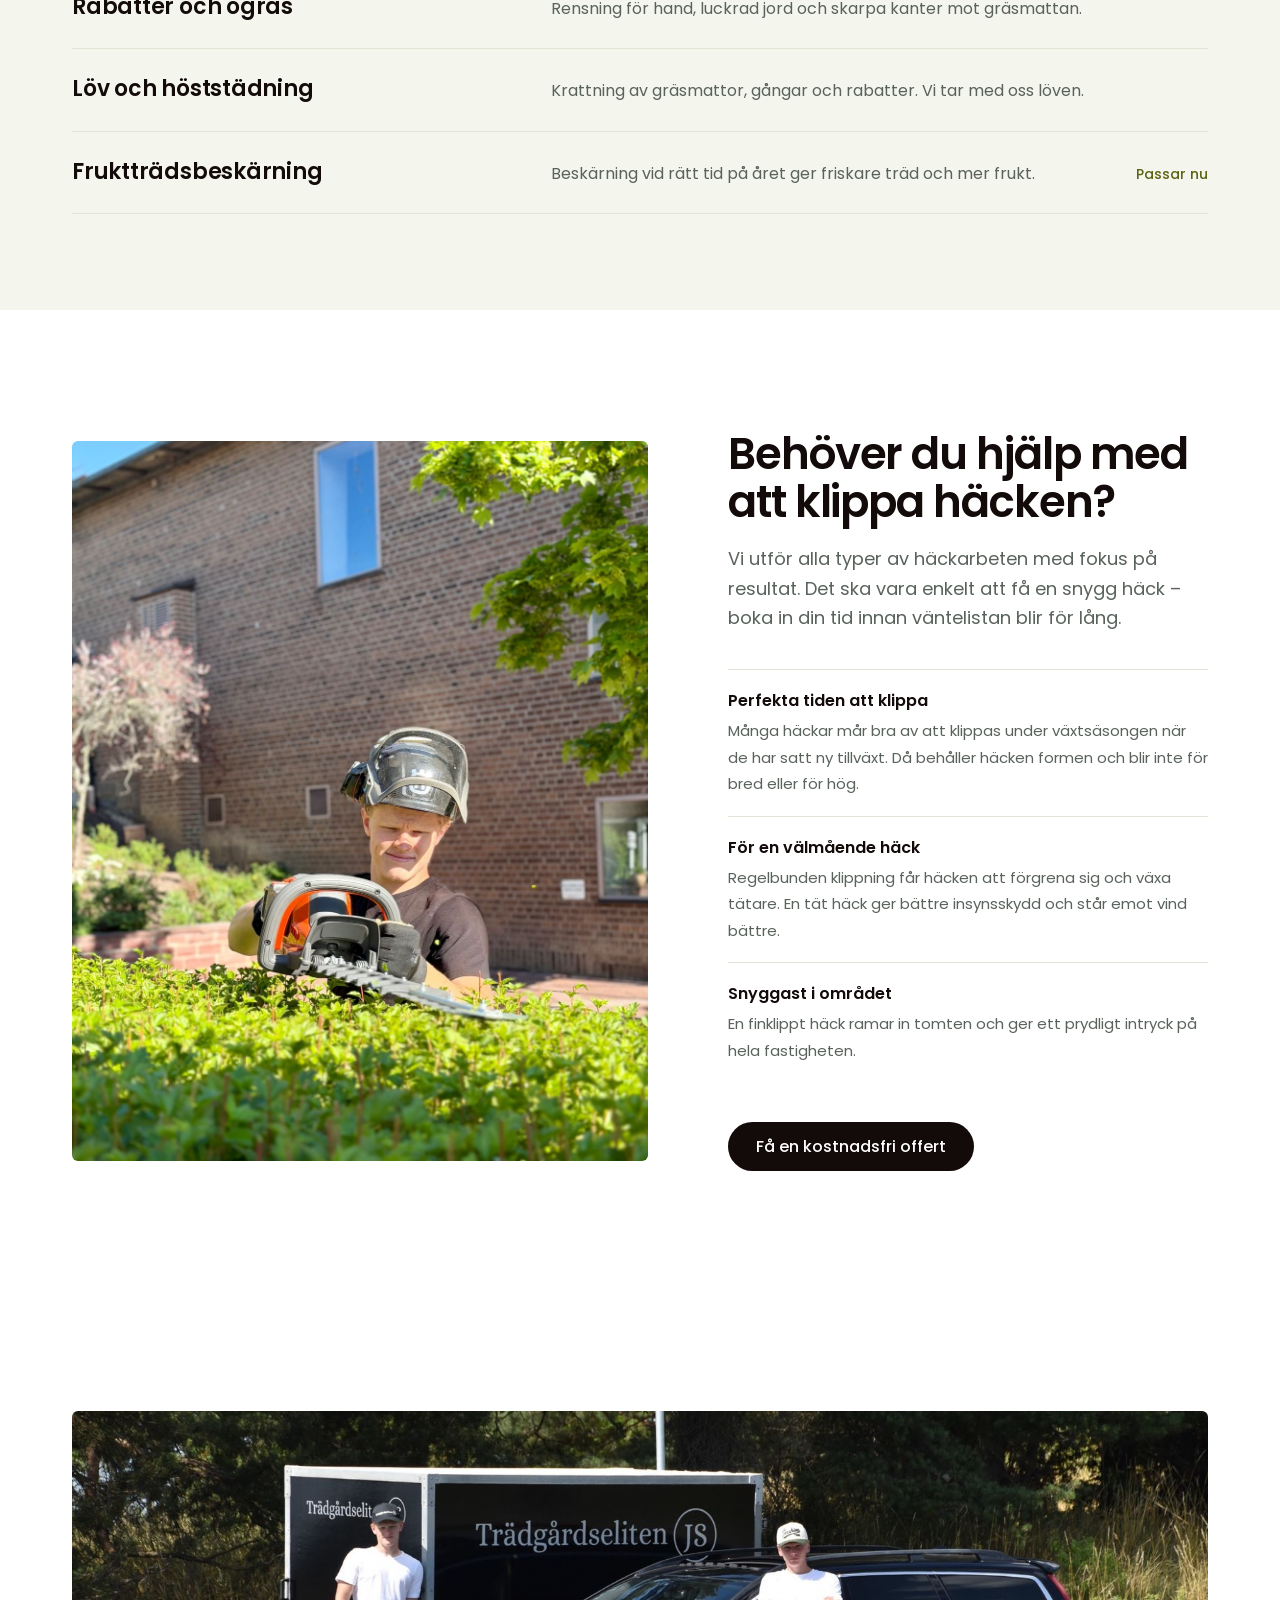
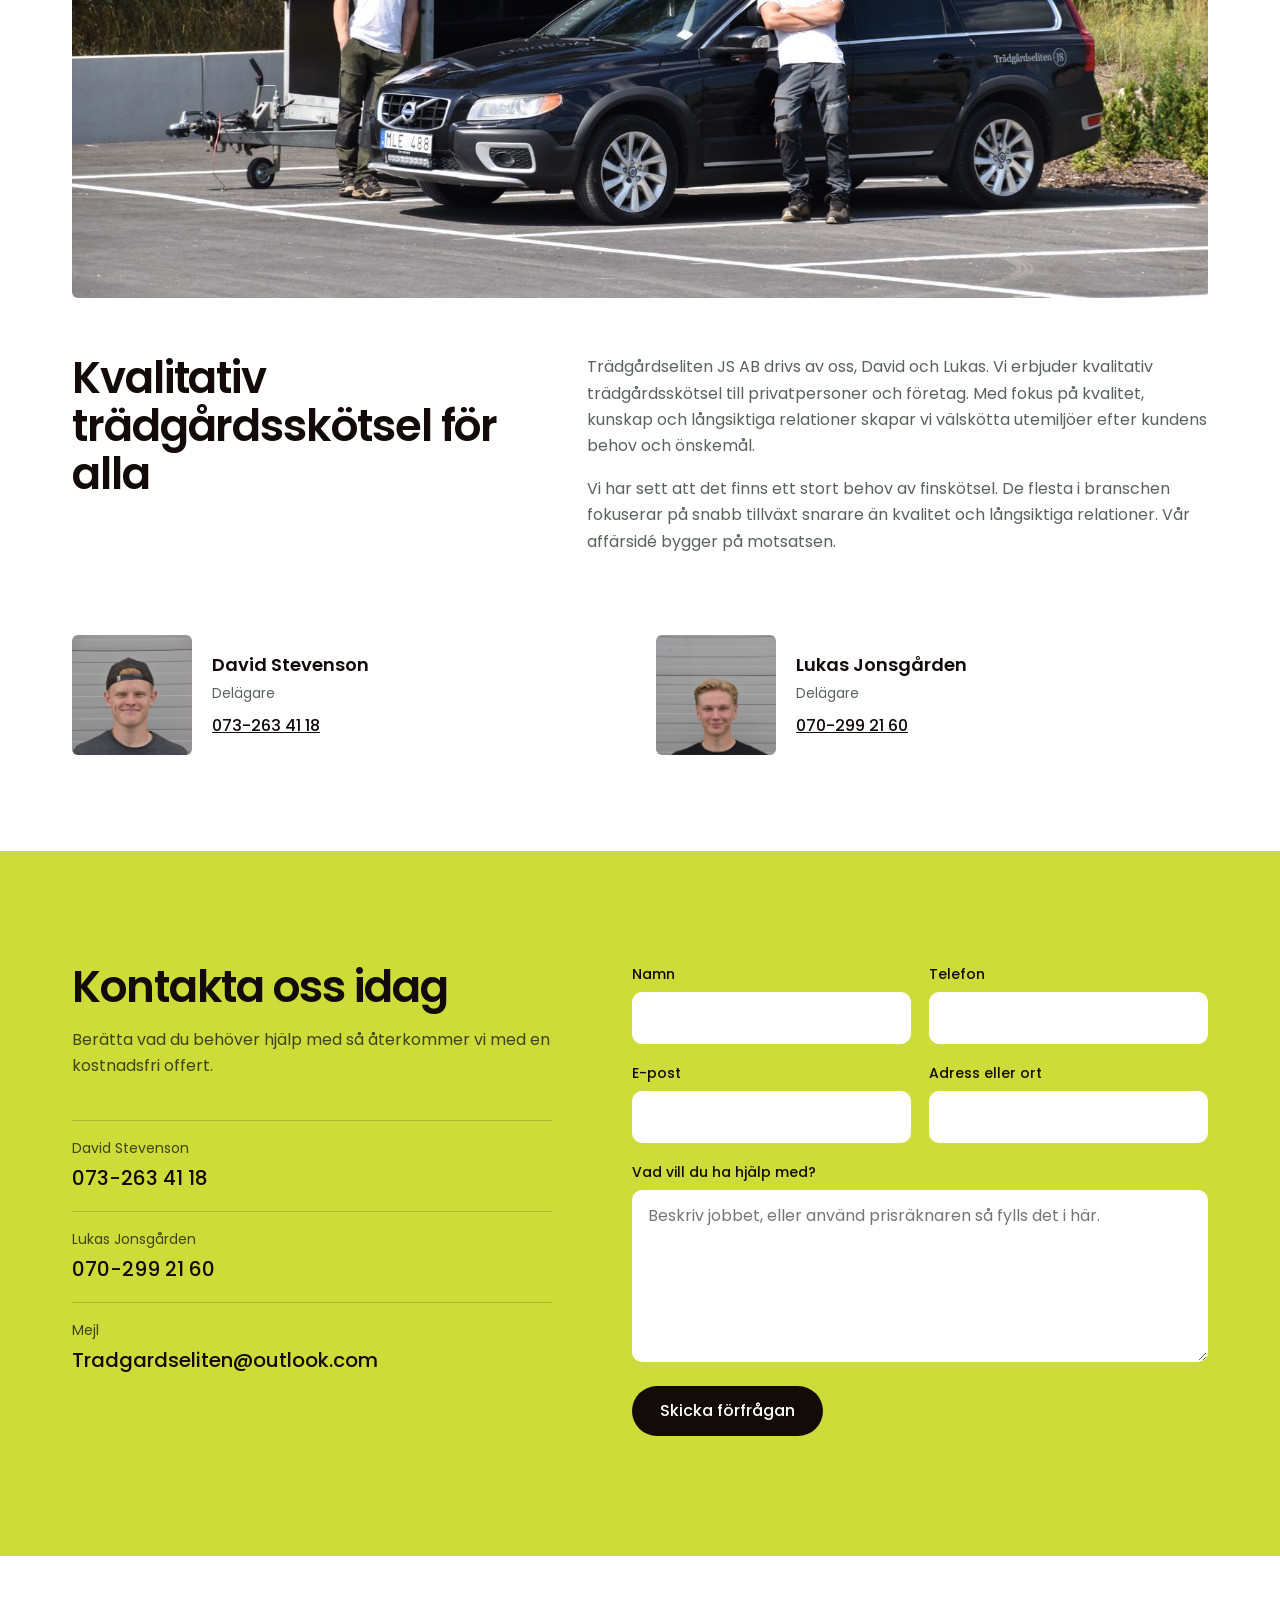
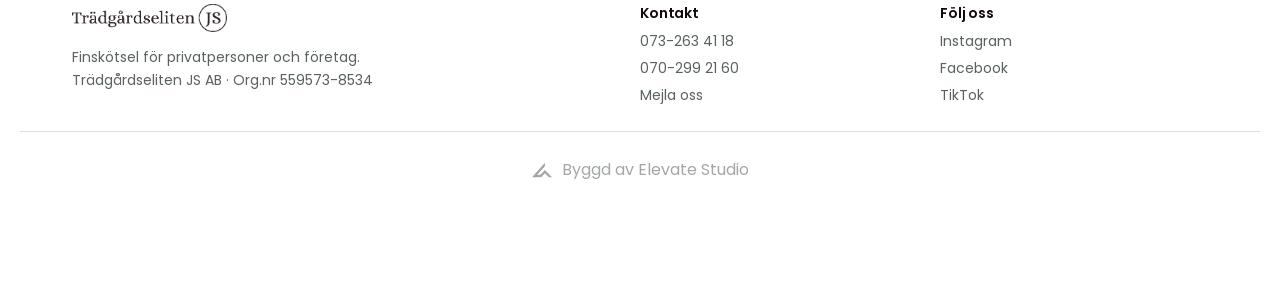
<file: forslag-5/index.html>
<!doctype html>
<html lang="sv">
<head>
<meta charset="utf-8">
<meta name="viewport" content="width=device-width, initial-scale=1">
<title>Trädgårdseliten JS – Finskötsel för privatpersoner och företag</title>
<meta name="description" content="Trädgårdseliten JS erbjuder kvalitativ skötsel av trädgårdar och utemiljöer för privatpersoner och företag. Häckklippning, gräsklippning, beskärning och höststädning. Räkna ut ditt pris direkt.">
<link rel="icon" href="../assets/img/ikon.png">
<link rel="preconnect" href="https://fonts.googleapis.com">
<link rel="preconnect" href="https://fonts.gstatic.com" crossorigin>
<link href="https://fonts.googleapis.com/css2?family=Poppins:wght@400;500;600&display=swap" rel="stylesheet">
<link rel="stylesheet" href="../shared/base.css">
<link rel="stylesheet" href="style.css">
<script src="../shared/te.js" defer></script>
<script src="../shared/switcher.js" defer></script>
</head>
<body id="top">
<header class="nav">
  <div class="container nav-inner">
    <a class="nav-logo" href="#top"><img src="../assets/img/logo-vit.png" alt="Trädgårdseliten JS" width="425" height="77"></a>
    <button class="nav-toggle" type="button" data-nav-toggle aria-expanded="false" aria-label="Meny"><svg viewBox="0 0 24 24"><path d="M4 7h16M4 12h16M4 17h16"/></svg></button>
    <nav class="nav-links" aria-label="Huvudmeny">
      <a href="#tjanster">Tjänster</a>
      <a href="#hack">Häckklippning</a>
      <a href="#om">Om oss</a>
      <a class="btn btn-light" href="#pris">Räkna ut ditt pris</a>
    </nav>
  </div>
</header>
<main>
<section class="hero">
  <img class="hero-img" src="../assets/img/vattning.jpg" alt="David och Lukas bär vattenkannor" style="object-position:center 45%" fetchpriority="high">
  <div class="container hero-content">
    <h1>Trädgårdsskötsel med personlig kontakt hela vägen</h1>
    <p class="hero-sub">Häckklippning, gräsklippning, beskärning och höststädning för privatpersoner och företag. Kostnadsfri offert och 50&nbsp;% RUT-avdrag.</p>
    <div class="hero-actions">
      <a class="btn btn-accent" href="#pris">Räkna ut ditt pris <svg viewBox="0 0 24 24" aria-hidden="true"><path d="M5 12h14M13 6l6 6-6 6"/></svg></a>
      <a class="hero-phone" href="tel:+46732634118">eller ring 073-263 41 18</a>
    </div>
  </div>
</section>
<section class="intro">
  <div class="container intro-grid">
    <p class="intro-statement">Trädgårdseliten drivs av David och Lukas. Vi sköter trädgårdar och utemiljöer åt privatpersoner och företag – och det är vi två som kommer och gör jobbet.</p>
    <dl class="reasons">
      <div><dt>Resultat</dt><dd>För oss är resultatet det viktigaste. Vi lägger stor vikt vid kvaliteten i det vi gör.</dd></div>
      <div><dt>Personlig kontakt</dt><dd>God dialog med våra kunder, från första kontakt till färdigt resultat.</dd></div>
      <div><dt>Ett enormt driv</dt><dd>Vi är två 18-åringar som startat och driver företaget – och vi vill att du blir nöjd.</dd></div>
    </dl>
  </div>
</section>
<section id="pris" class="calc">
  <div class="container">
    <div class="calc-head"><h2>Räkna ut ditt pris</h2><p>Kryssa i det du vill ha hjälp med och fyll i ungefärliga mått. Priset räknas direkt, med RUT-avdraget avdraget om du är privatperson. När du är nöjd skickar du uppskattningen till oss med ett klick.</p></div>
    <div data-te-calculator></div>
  </div>
</section>
<section id="tjanster" class="services">
  <div class="container">
    <div class="services-head"><h2>Det här gör vi</h2><p>Privatperson eller företag – samma noggrannhet.</p></div>
    <ul class="svc-list">
      <li data-te-service="hack"><h3>Häckklippning</h3><p>Alla typer av häckarbeten. Raka sidor, jämn topp – och klippet krattat och bortforslat.</p><span class="svc-now">Passar nu</span></li>
      <li data-te-service="gras"><h3>Gräsklippning</h3><p>Klippning och kantklippning, som engångsjobb eller enligt schema hela säsongen.</p><span class="svc-now">Passar nu</span></li>
      <li data-te-service="buskar"><h3>Buskar och prydnadsträd</h3><p>Formklippning och gallring så att buskarna håller formen och mår bra.</p><span class="svc-now">Passar nu</span></li>
      <li data-te-service="rabatt"><h3>Rabatter och ogräs</h3><p>Rensning för hand, luckrad jord och skarpa kanter mot gräsmattan.</p><span class="svc-now">Passar nu</span></li>
      <li data-te-service="lov"><h3>Löv och höststädning</h3><p>Krattning av gräsmattor, gångar och rabatter. Vi tar med oss löven.</p><span class="svc-now">Passar nu</span></li>
      <li data-te-service="trad"><h3>Fruktträdsbeskärning</h3><p>Beskärning vid rätt tid på året ger friskare träd och mer frukt.</p><span class="svc-now">Passar nu</span></li>
    </ul>
  </div>
</section>
<section id="hack" class="feature">
  <div class="container feature-grid">
    <div class="feature-img"><img src="../assets/img/hackklippning.jpg" alt="Häckklippning" loading="lazy" style="object-position:center 55%"></div>
    <div>
      <h2>Behöver du hjälp med att klippa häcken?</h2>
      <p class="feature-lead">Vi utför alla typer av häckarbeten med fokus på resultat. Det ska vara enkelt att få en snygg häck – boka in din tid innan väntelistan blir för lång.</p>
      <ul class="feature-points">
        <li><b>Perfekta tiden att klippa</b><span>Många häckar mår bra av att klippas under växtsäsongen när de har satt ny tillväxt. Då behåller häcken formen och blir inte för bred eller för hög.</span></li>
        <li><b>För en välmående häck</b><span>Regelbunden klippning får häcken att förgrena sig och växa tätare. En tät häck ger bättre insynsskydd och står emot vind bättre.</span></li>
        <li><b>Snyggast i området</b><span>En finklippt häck ramar in tomten och ger ett prydligt intryck på hela fastigheten.</span></li>
      </ul>
      <a class="btn btn-primary" href="#kontakt">Få en kostnadsfri offert</a>
    </div>
  </div>
</section>
<section id="om" class="about">
  <div class="container">
    <div class="about-photo"><img src="../assets/img/teamet.jpg" alt="David och Lukas" loading="lazy" style="object-position:center 65%"></div>
    <div class="about-grid">
      <h2>Kvalitativ trädgårdsskötsel för alla</h2>
      <div class="about-text"><p>Trädgårdseliten JS AB drivs av oss, David och Lukas. Vi erbjuder kvalitativ trädgårdsskötsel till privatpersoner och företag. Med fokus på kvalitet, kunskap och långsiktiga relationer skapar vi välskötta utemiljöer efter kundens behov och önskemål.</p><p>Vi har sett att det finns ett stort behov av finskötsel. De flesta i branschen fokuserar på snabb tillväxt snarare än kvalitet och långsiktiga relationer. Vår affärsidé bygger på motsatsen.</p></div>
    </div>
    <div class="people">
      <figure class="person"><img src="../assets/img/david.jpg" alt="David Stevenson" loading="lazy"><figcaption><b>David Stevenson</b><span>Delägare</span><a href="tel:+46732634118">073-263 41 18</a></figcaption></figure>
      <figure class="person"><img src="../assets/img/lukas.jpg" alt="Lukas Jonsgården" loading="lazy"><figcaption><b>Lukas Jonsgården</b><span>Delägare</span><a href="tel:+46702992160">070-299 21 60</a></figcaption></figure>
    </div>
  </div>
</section>
<section id="kontakt" class="contact">
  <div class="container contact-grid">
    <div>
      <h2>Kontakta oss idag</h2>
      <p class="contact-intro">Berätta vad du behöver hjälp med så återkommer vi med en kostnadsfri offert.</p>
      <dl class="contact-lines">
        <div><dt>David Stevenson</dt><dd><a href="tel:+46732634118">073-263 41 18</a></dd></div>
        <div><dt>Lukas Jonsgården</dt><dd><a href="tel:+46702992160">070-299 21 60</a></dd></div>
        <div><dt>Mejl</dt><dd><a href="mailto:Tradgardseliten@outlook.com">Tradgardseliten@outlook.com</a></dd></div>
      </dl>
    </div>
    <form class="form" data-te-contact>
      <div class="form-row">
        <label>Namn<input name="namn" required autocomplete="name"></label>
        <label>Telefon<input name="telefon" type="tel" autocomplete="tel"></label>
      </div>
      <div class="form-row">
        <label>E-post<input name="epost" type="email" autocomplete="email"></label>
        <label>Adress eller ort<input name="adress" autocomplete="street-address"></label>
      </div>
      <label>Vad vill du ha hjälp med?<textarea name="meddelande" rows="6" data-te-message placeholder="Beskriv jobbet, eller använd prisräknaren så fylls det i här."></textarea></label>
      <button class="btn btn-primary" type="submit">Skicka förfrågan</button>
      <p class="form-status" data-te-status hidden></p>
    </form>
  </div>
</section>
</main>
<footer class="footer">
  <div class="container footer-inner">
    <div><img src="../assets/img/logo.png" alt="Trädgårdseliten JS" width="425" height="77" loading="lazy"><p>Finskötsel för privatpersoner och företag.<br>Trädgårdseliten JS AB · Org.nr 559573-8534</p></div>
    <div><h3>Kontakt</h3><ul><li><a href="tel:+46732634118">073-263 41 18</a></li><li><a href="tel:+46702992160">070-299 21 60</a></li><li><a href="mailto:Tradgardseliten@outlook.com">Mejla oss</a></li></ul></div>
    <div><h3>Följ oss</h3><ul><li><a href="https://www.instagram.com/tradgardseliten/">Instagram</a></li><li><a href="https://www.facebook.com/p/Tr%C3%A4dg%C3%A5rdseliten-JS-61576988999724/">Facebook</a></li><li><a href="https://www.tiktok.com/@tradgardseliten">TikTok</a></li></ul></div>
  </div>
<!-- elevate-credit -->
<style>.elevate-credit{max-width:1240px;margin:24px auto 0;padding:20px 16px 0;border-top:1px solid rgba(128,128,128,.25);display:flex;justify-content:center;box-sizing:border-box}.elevate-credit a{display:inline-flex;align-items:center;gap:10px;padding:8px 0;font:inherit;font-size:15px;line-height:1;color:inherit;opacity:.55;text-decoration:none;transition:opacity .2s}.elevate-credit a:hover,.elevate-credit a:focus-visible{opacity:1}.elevate-credit svg{width:20px;height:20px;flex:none;display:block}@media(min-width:1024px){.elevate-credit a{font-size:16px}}</style>
<div class="elevate-credit"><a href="https://elevatestudio.nu" target="_blank" rel="noopener"><svg viewBox="0 0 1884.3 1353.9" aria-hidden="true"><path d="M0.0 1353.9 L1218.7 0.0 L1218.7 329.1 L479.7 1136.4 L786.7 1132.4 L1215.5 687.4 L1884.3 1349.9 L1590.1 1349.9 L1218.6 994.7 L865.4 1349.9Z" fill="currentColor"/></svg>Byggd av Elevate Studio</a></div>
</footer>
</body>
</html>
</file>
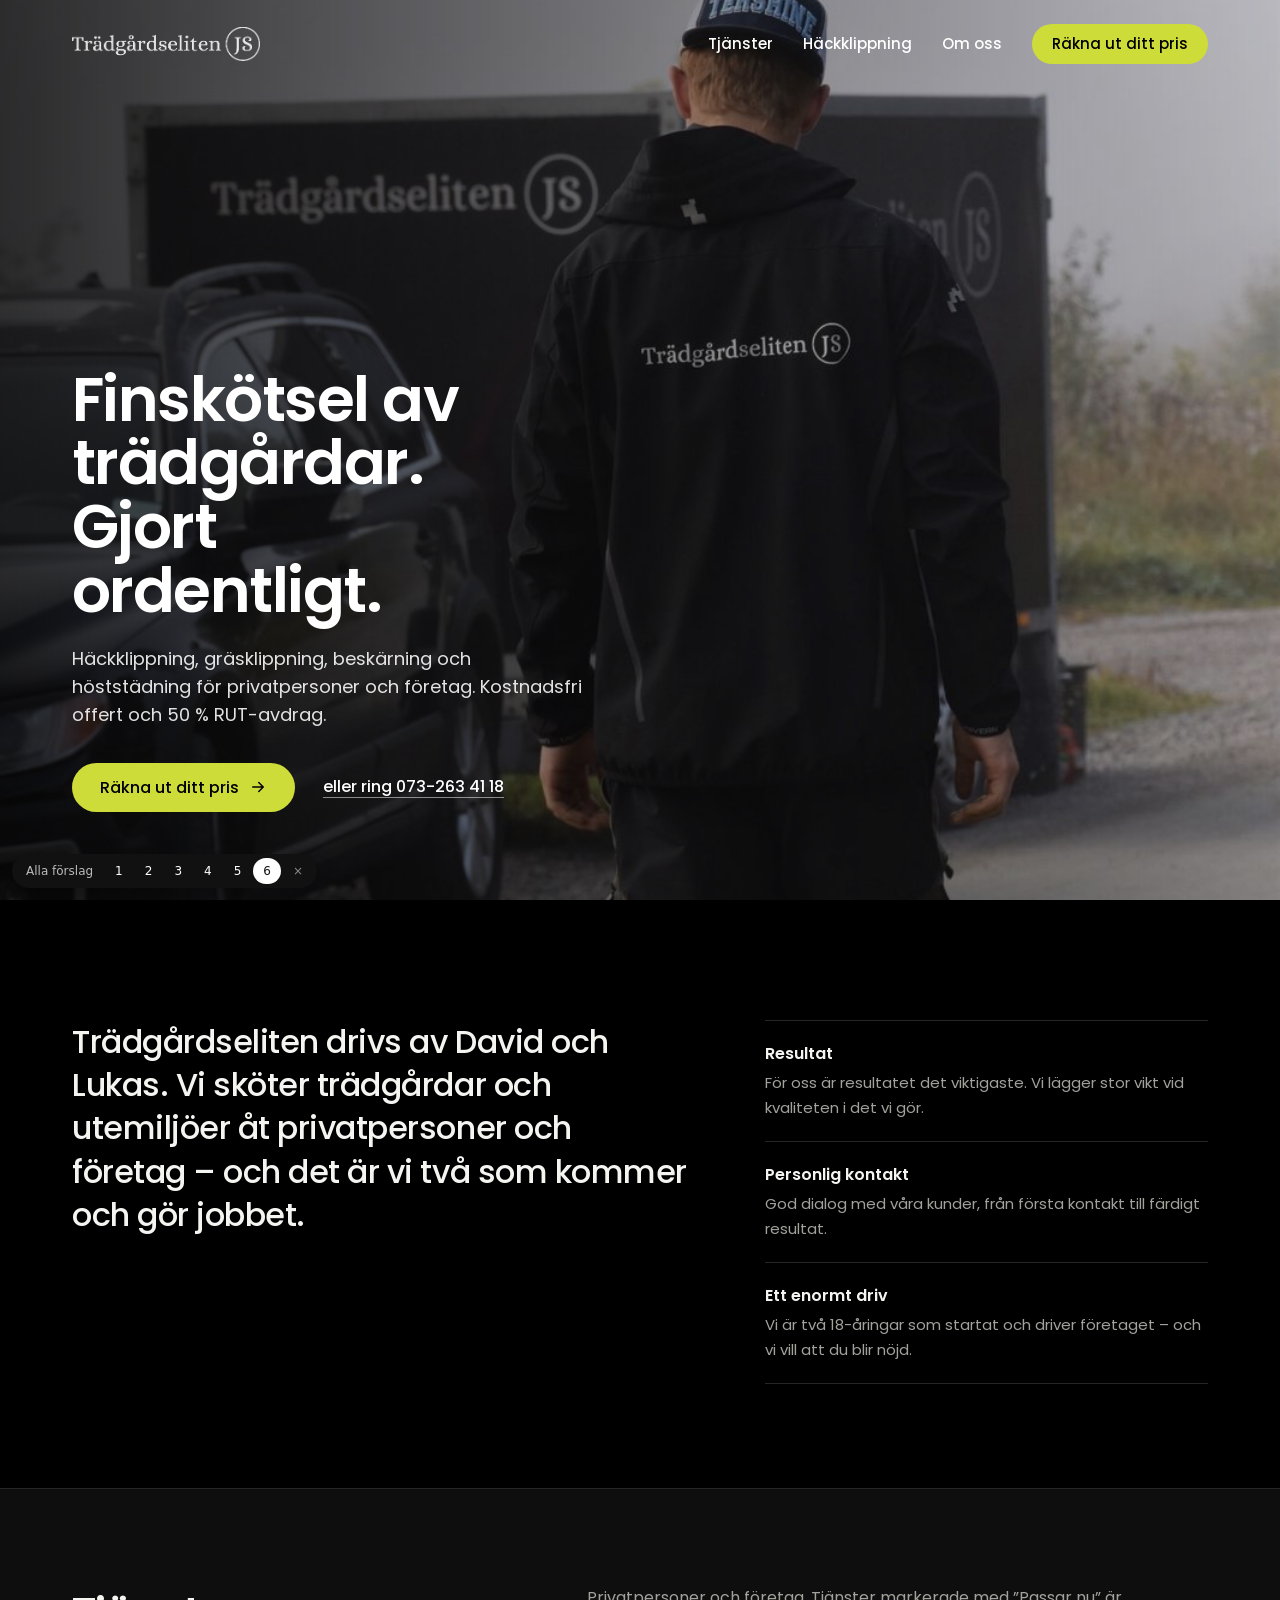
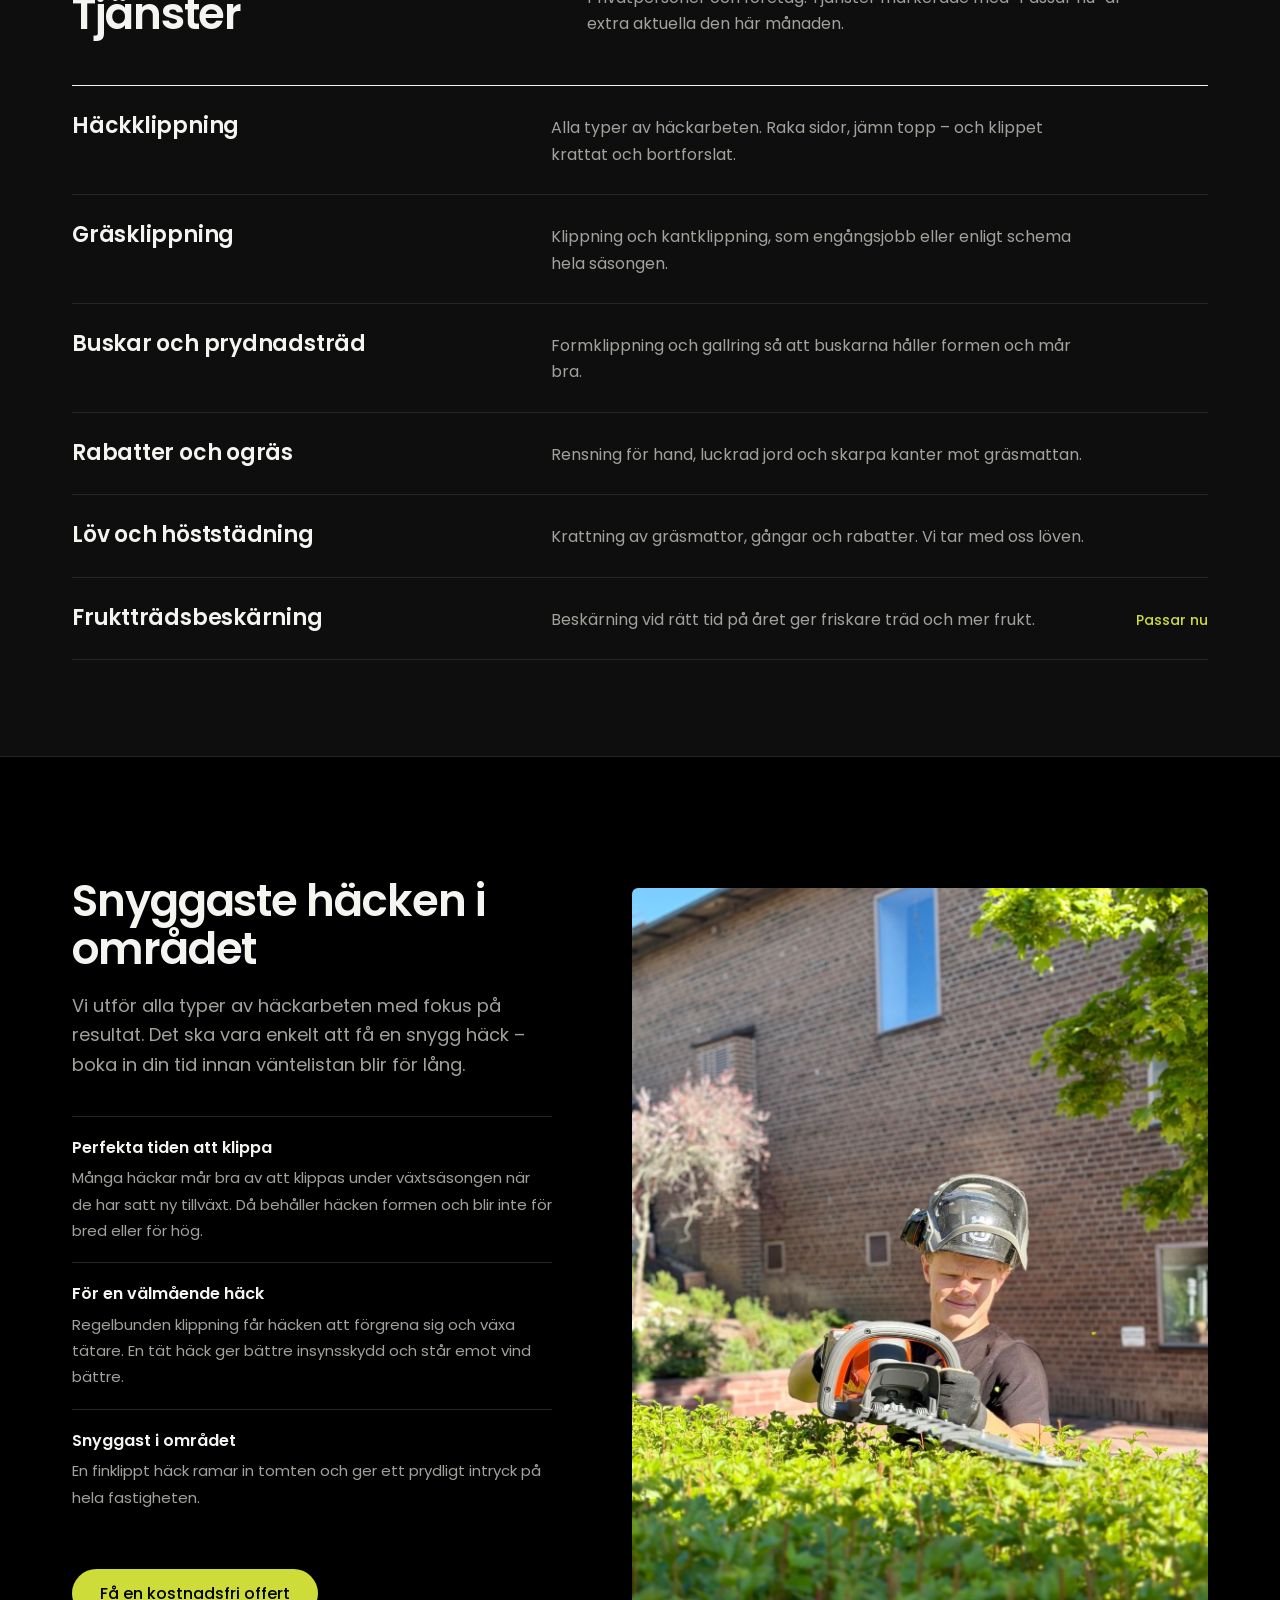
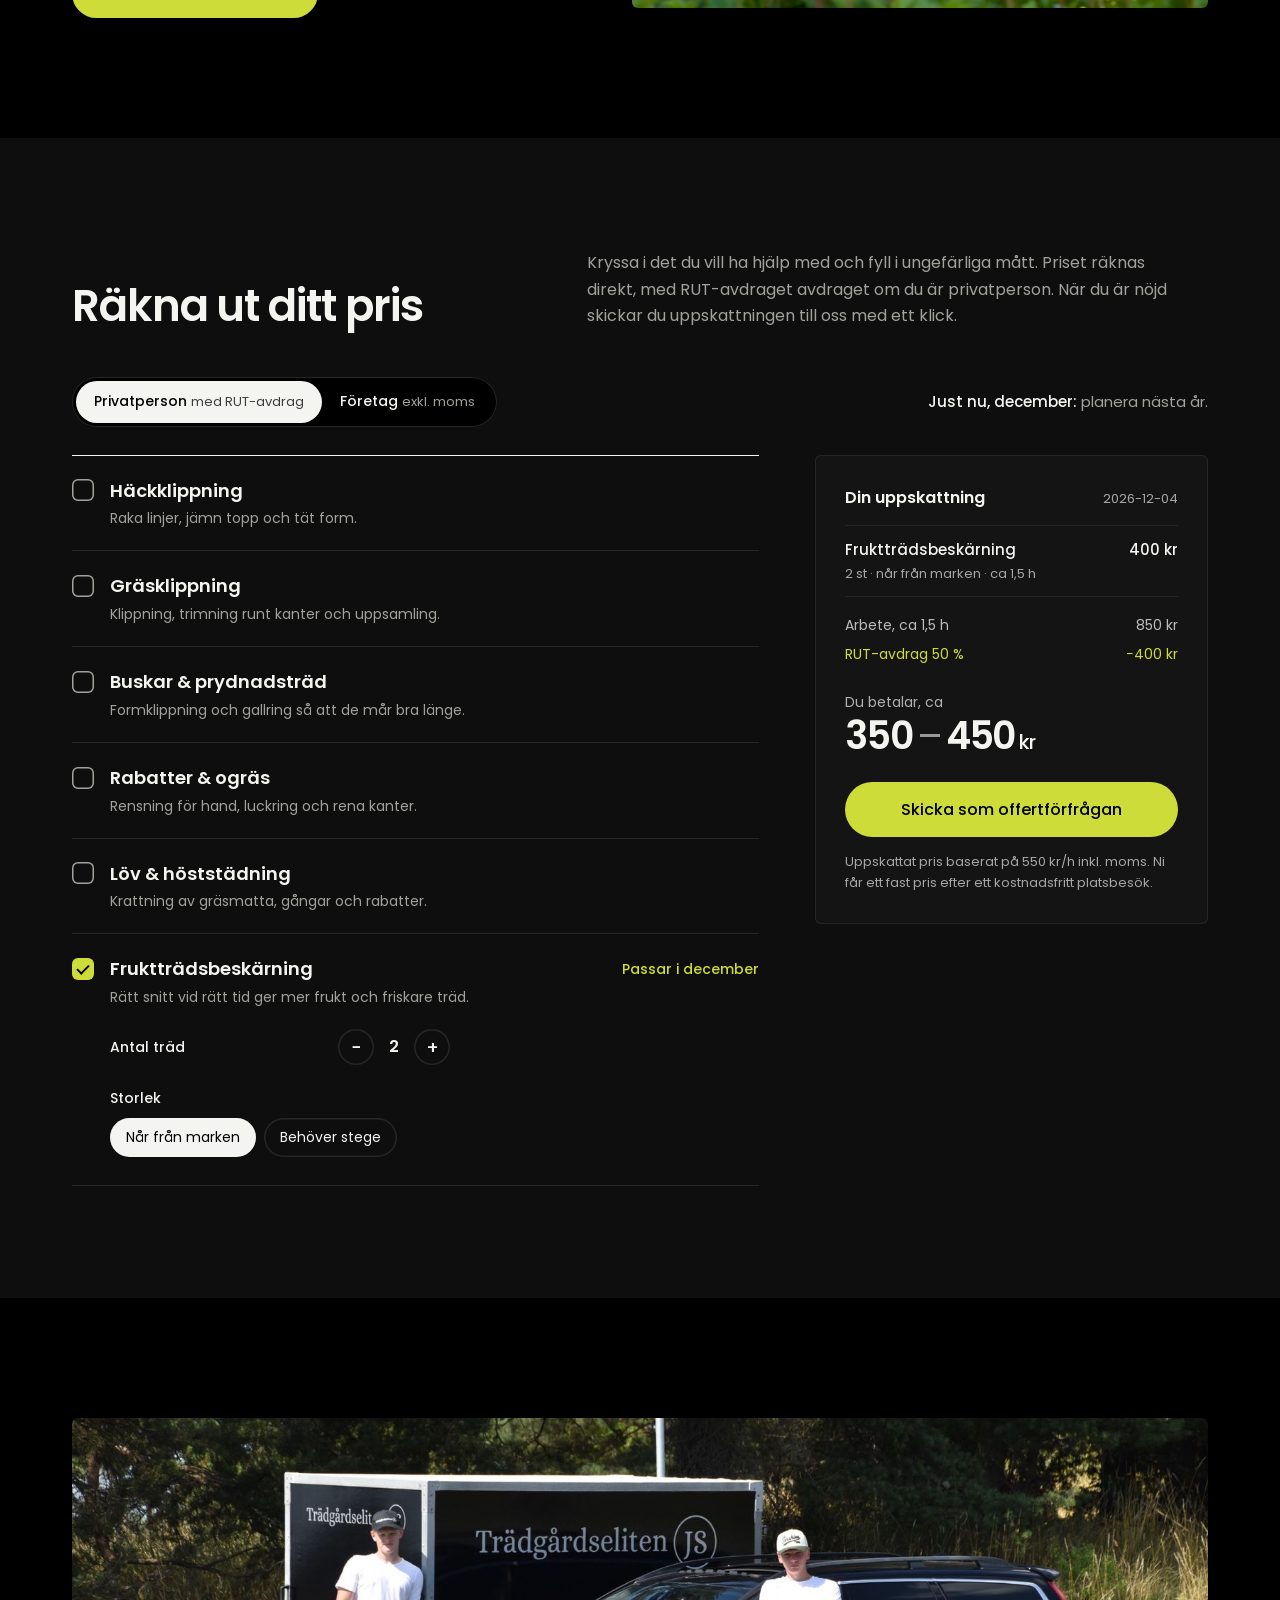
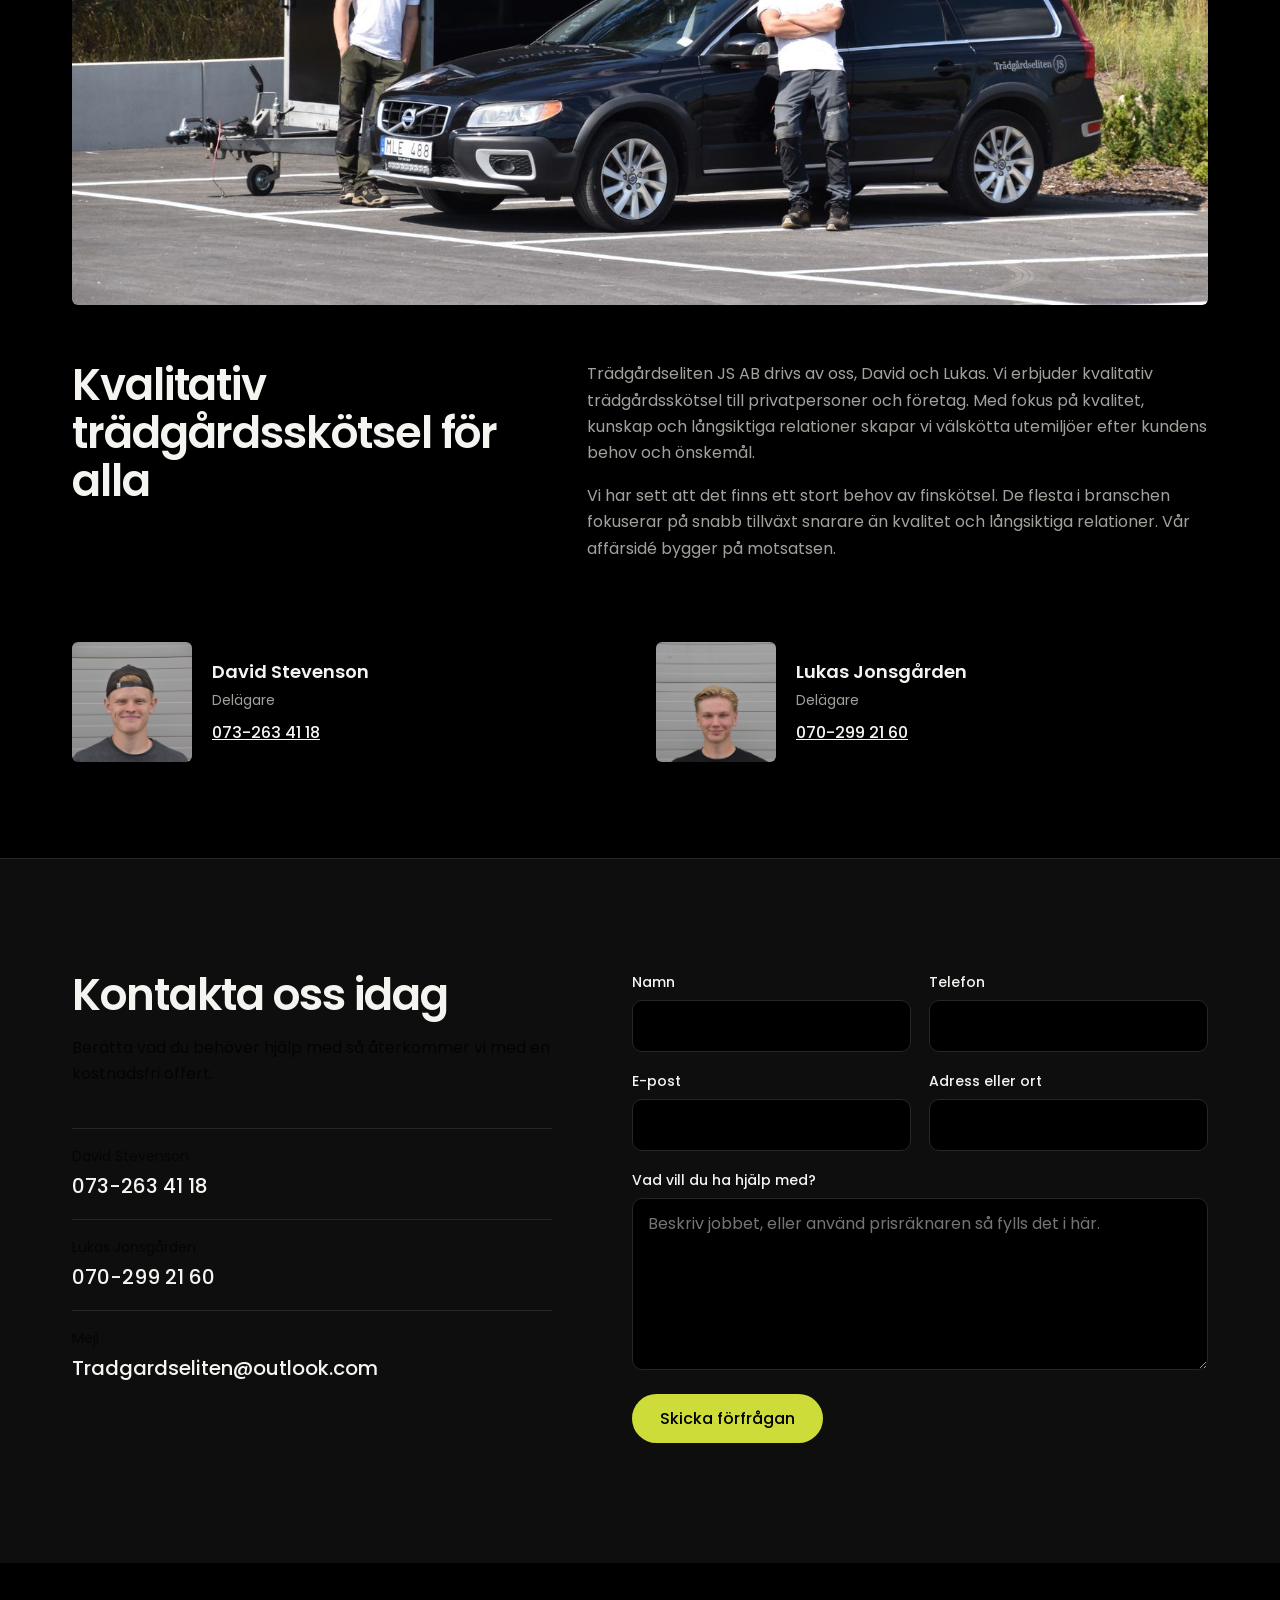
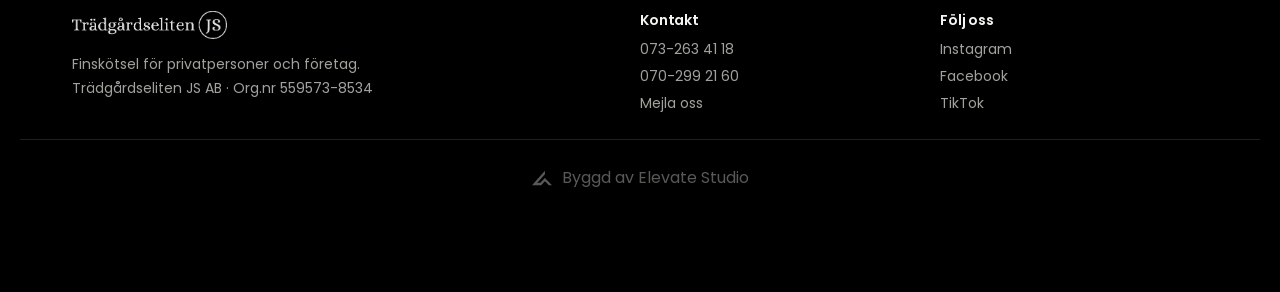
<file: forslag-6/index.html>
<!doctype html>
<html lang="sv">
<head>
<meta charset="utf-8">
<meta name="viewport" content="width=device-width, initial-scale=1">
<title>Trädgårdseliten JS – Finskötsel för privatpersoner och företag</title>
<meta name="description" content="Trädgårdseliten JS erbjuder kvalitativ skötsel av trädgårdar och utemiljöer för privatpersoner och företag. Häckklippning, gräsklippning, beskärning och höststädning. Räkna ut ditt pris direkt.">
<link rel="icon" href="../assets/img/ikon.png">
<link rel="preconnect" href="https://fonts.googleapis.com">
<link rel="preconnect" href="https://fonts.gstatic.com" crossorigin>
<link href="https://fonts.googleapis.com/css2?family=Poppins:wght@400;500;600&display=swap" rel="stylesheet">
<link rel="stylesheet" href="../shared/base.css">
<link rel="stylesheet" href="style.css">
<script src="../shared/te.js" defer></script>
<script src="../shared/switcher.js" defer></script>
</head>
<body id="top">
<header class="nav">
  <div class="container nav-inner">
    <a class="nav-logo" href="#top"><img src="../assets/img/logo-vit.png" alt="Trädgårdseliten JS" width="425" height="77"></a>
    <button class="nav-toggle" type="button" data-nav-toggle aria-expanded="false" aria-label="Meny"><svg viewBox="0 0 24 24"><path d="M4 7h16M4 12h16M4 17h16"/></svg></button>
    <nav class="nav-links" aria-label="Huvudmeny">
      <a href="#tjanster">Tjänster</a>
      <a href="#hack">Häckklippning</a>
      <a href="#om">Om oss</a>
      <a class="btn btn-accent" href="#pris">Räkna ut ditt pris</a>
    </nav>
  </div>
</header>
<main>
<section class="hero">
  <img class="hero-img" src="../assets/img/slapet.jpg" alt="På väg till släpet med Trädgårdselitens logga" style="object-position:center 55%" fetchpriority="high">
  <div class="container hero-content">
    <h1>Finskötsel av trädgårdar. Gjort ordentligt.</h1>
    <p class="hero-sub">Häckklippning, gräsklippning, beskärning och höststädning för privatpersoner och företag. Kostnadsfri offert och 50&nbsp;% RUT-avdrag.</p>
    <div class="hero-actions">
      <a class="btn btn-accent" href="#pris">Räkna ut ditt pris <svg viewBox="0 0 24 24" aria-hidden="true"><path d="M5 12h14M13 6l6 6-6 6"/></svg></a>
      <a class="hero-phone" href="tel:+46732634118">eller ring 073-263 41 18</a>
    </div>
  </div>
</section>
<section class="intro">
  <div class="container intro-grid">
    <p class="intro-statement">Trädgårdseliten drivs av David och Lukas. Vi sköter trädgårdar och utemiljöer åt privatpersoner och företag – och det är vi två som kommer och gör jobbet.</p>
    <dl class="reasons">
      <div><dt>Resultat</dt><dd>För oss är resultatet det viktigaste. Vi lägger stor vikt vid kvaliteten i det vi gör.</dd></div>
      <div><dt>Personlig kontakt</dt><dd>God dialog med våra kunder, från första kontakt till färdigt resultat.</dd></div>
      <div><dt>Ett enormt driv</dt><dd>Vi är två 18-åringar som startat och driver företaget – och vi vill att du blir nöjd.</dd></div>
    </dl>
  </div>
</section>
<section id="tjanster" class="services">
  <div class="container">
    <div class="services-head"><h2>Tjänster</h2><p>Privatpersoner och företag. Tjänster markerade med ”Passar nu” är extra aktuella den här månaden.</p></div>
    <ul class="svc-list">
      <li data-te-service="hack"><h3>Häckklippning</h3><p>Alla typer av häckarbeten. Raka sidor, jämn topp – och klippet krattat och bortforslat.</p><span class="svc-now">Passar nu</span></li>
      <li data-te-service="gras"><h3>Gräsklippning</h3><p>Klippning och kantklippning, som engångsjobb eller enligt schema hela säsongen.</p><span class="svc-now">Passar nu</span></li>
      <li data-te-service="buskar"><h3>Buskar och prydnadsträd</h3><p>Formklippning och gallring så att buskarna håller formen och mår bra.</p><span class="svc-now">Passar nu</span></li>
      <li data-te-service="rabatt"><h3>Rabatter och ogräs</h3><p>Rensning för hand, luckrad jord och skarpa kanter mot gräsmattan.</p><span class="svc-now">Passar nu</span></li>
      <li data-te-service="lov"><h3>Löv och höststädning</h3><p>Krattning av gräsmattor, gångar och rabatter. Vi tar med oss löven.</p><span class="svc-now">Passar nu</span></li>
      <li data-te-service="trad"><h3>Fruktträdsbeskärning</h3><p>Beskärning vid rätt tid på året ger friskare träd och mer frukt.</p><span class="svc-now">Passar nu</span></li>
    </ul>
  </div>
</section>
<section id="hack" class="feature feature-rev">
  <div class="container feature-grid">
    <div>
      <h2>Snyggaste häcken i området</h2>
      <p class="feature-lead">Vi utför alla typer av häckarbeten med fokus på resultat. Det ska vara enkelt att få en snygg häck – boka in din tid innan väntelistan blir för lång.</p>
      <ul class="feature-points">
        <li><b>Perfekta tiden att klippa</b><span>Många häckar mår bra av att klippas under växtsäsongen när de har satt ny tillväxt. Då behåller häcken formen och blir inte för bred eller för hög.</span></li>
        <li><b>För en välmående häck</b><span>Regelbunden klippning får häcken att förgrena sig och växa tätare. En tät häck ger bättre insynsskydd och står emot vind bättre.</span></li>
        <li><b>Snyggast i området</b><span>En finklippt häck ramar in tomten och ger ett prydligt intryck på hela fastigheten.</span></li>
      </ul>
      <a class="btn btn-primary" href="#kontakt">Få en kostnadsfri offert</a>
    </div>
    <div class="feature-img"><img src="../assets/img/hackklippning.jpg" alt="Häckklippning" loading="lazy" style="object-position:center 55%"></div>
  </div>
</section>
<section id="pris" class="calc">
  <div class="container">
    <div class="calc-head"><h2>Räkna ut ditt pris</h2><p>Kryssa i det du vill ha hjälp med och fyll i ungefärliga mått. Priset räknas direkt, med RUT-avdraget avdraget om du är privatperson. När du är nöjd skickar du uppskattningen till oss med ett klick.</p></div>
    <div data-te-calculator></div>
  </div>
</section>
<section id="om" class="about">
  <div class="container">
    <div class="about-photo"><img src="../assets/img/teamet.jpg" alt="David och Lukas" loading="lazy" style="object-position:center 65%"></div>
    <div class="about-grid">
      <h2>Kvalitativ trädgårdsskötsel för alla</h2>
      <div class="about-text"><p>Trädgårdseliten JS AB drivs av oss, David och Lukas. Vi erbjuder kvalitativ trädgårdsskötsel till privatpersoner och företag. Med fokus på kvalitet, kunskap och långsiktiga relationer skapar vi välskötta utemiljöer efter kundens behov och önskemål.</p><p>Vi har sett att det finns ett stort behov av finskötsel. De flesta i branschen fokuserar på snabb tillväxt snarare än kvalitet och långsiktiga relationer. Vår affärsidé bygger på motsatsen.</p></div>
    </div>
    <div class="people">
      <figure class="person"><img src="../assets/img/david.jpg" alt="David Stevenson" loading="lazy"><figcaption><b>David Stevenson</b><span>Delägare</span><a href="tel:+46732634118">073-263 41 18</a></figcaption></figure>
      <figure class="person"><img src="../assets/img/lukas.jpg" alt="Lukas Jonsgården" loading="lazy"><figcaption><b>Lukas Jonsgården</b><span>Delägare</span><a href="tel:+46702992160">070-299 21 60</a></figcaption></figure>
    </div>
  </div>
</section>
<section id="kontakt" class="contact">
  <div class="container contact-grid">
    <div>
      <h2>Kontakta oss idag</h2>
      <p class="contact-intro">Berätta vad du behöver hjälp med så återkommer vi med en kostnadsfri offert.</p>
      <dl class="contact-lines">
        <div><dt>David Stevenson</dt><dd><a href="tel:+46732634118">073-263 41 18</a></dd></div>
        <div><dt>Lukas Jonsgården</dt><dd><a href="tel:+46702992160">070-299 21 60</a></dd></div>
        <div><dt>Mejl</dt><dd><a href="mailto:Tradgardseliten@outlook.com">Tradgardseliten@outlook.com</a></dd></div>
      </dl>
    </div>
    <form class="form" data-te-contact>
      <div class="form-row">
        <label>Namn<input name="namn" required autocomplete="name"></label>
        <label>Telefon<input name="telefon" type="tel" autocomplete="tel"></label>
      </div>
      <div class="form-row">
        <label>E-post<input name="epost" type="email" autocomplete="email"></label>
        <label>Adress eller ort<input name="adress" autocomplete="street-address"></label>
      </div>
      <label>Vad vill du ha hjälp med?<textarea name="meddelande" rows="6" data-te-message placeholder="Beskriv jobbet, eller använd prisräknaren så fylls det i här."></textarea></label>
      <button class="btn btn-primary" type="submit">Skicka förfrågan</button>
      <p class="form-status" data-te-status hidden></p>
    </form>
  </div>
</section>
</main>
<footer class="footer">
  <div class="container footer-inner">
    <div><img src="../assets/img/logo-vit.png" alt="Trädgårdseliten JS" width="425" height="77" loading="lazy"><p>Finskötsel för privatpersoner och företag.<br>Trädgårdseliten JS AB · Org.nr 559573-8534</p></div>
    <div><h3>Kontakt</h3><ul><li><a href="tel:+46732634118">073-263 41 18</a></li><li><a href="tel:+46702992160">070-299 21 60</a></li><li><a href="mailto:Tradgardseliten@outlook.com">Mejla oss</a></li></ul></div>
    <div><h3>Följ oss</h3><ul><li><a href="https://www.instagram.com/tradgardseliten/">Instagram</a></li><li><a href="https://www.facebook.com/p/Tr%C3%A4dg%C3%A5rdseliten-JS-61576988999724/">Facebook</a></li><li><a href="https://www.tiktok.com/@tradgardseliten">TikTok</a></li></ul></div>
  </div>
<!-- elevate-credit -->
<style>.elevate-credit{max-width:1240px;margin:24px auto 0;padding:20px 16px 0;border-top:1px solid rgba(128,128,128,.25);display:flex;justify-content:center;box-sizing:border-box}.elevate-credit a{display:inline-flex;align-items:center;gap:10px;padding:8px 0;font:inherit;font-size:15px;line-height:1;color:inherit;opacity:.55;text-decoration:none;transition:opacity .2s}.elevate-credit a:hover,.elevate-credit a:focus-visible{opacity:1}.elevate-credit svg{width:20px;height:20px;flex:none;display:block}@media(min-width:1024px){.elevate-credit a{font-size:16px}}</style>
<div class="elevate-credit"><a href="https://elevatestudio.nu" target="_blank" rel="noopener"><svg viewBox="0 0 1884.3 1353.9" aria-hidden="true"><path d="M0.0 1353.9 L1218.7 0.0 L1218.7 329.1 L479.7 1136.4 L786.7 1132.4 L1215.5 687.4 L1884.3 1349.9 L1590.1 1349.9 L1218.6 994.7 L865.4 1349.9Z" fill="currentColor"/></svg>Byggd av Elevate Studio</a></div>
</footer>
</body>
</html>
</file>
<file: shared/base.css>
/*
 * Trädgårdseliten JS – gemensam grund för alla förslag.
 * Varje förslag sätter egna färger i :root och justerar layouten i style.css.
 *
 * Principer: riktiga foton, vänsterställd text, en tydlig huvudknapp per vy,
 * linjer i stället för kort, få färger, ingen dekoration utan syfte.
 */
:root {
  --bg: #ffffff;
  --bg-2: #f3f2ec;
  --text: #141a15;
  --muted: #59625b;
  --line: #dcdcd3;
  --primary: #1d3b25;
  --primary-hover: #142a1a;
  --on-primary: #ffffff;
  --accent: #cddc39;
  --on-accent: #141a15;
  --hero-scrim: linear-gradient(90deg, rgba(8, 14, 9, .72) 0%, rgba(8, 14, 9, .35) 55%, rgba(8, 14, 9, .05) 100%);
  --r-img: 6px;
  --r-field: 10px;
  --container: 1200px;
  --font: 'Poppins', system-ui, -apple-system, 'Segoe UI', sans-serif;
  --ease: cubic-bezier(.2, .7, .2, 1);
}

* { box-sizing: border-box; }
html { scroll-behavior: smooth; }
body { margin: 0; background: var(--bg); color: var(--text); font: 400 16px/1.65 var(--font); -webkit-font-smoothing: antialiased; }
img { max-width: 100%; display: block; }
a { color: inherit; }
h1, h2, h3 { margin: 0; font-weight: 600; letter-spacing: -0.025em; }
h1 { font-size: clamp(38px, 5.6vw, 72px); line-height: 1.04; }
h2 { font-size: clamp(28px, 3.4vw, 44px); line-height: 1.1; }
h3 { font-size: 19px; line-height: 1.3; letter-spacing: -0.01em; }
p { margin: 0 0 1em; }
.container { width: 100%; max-width: var(--container); margin: 0 auto; padding: 0 32px; }
.muted { color: var(--muted); }

/* Knappar – rundade, en primär per vy */
.btn { display: inline-flex; align-items: center; justify-content: center; gap: 10px; padding: 15px 28px; border-radius: 999px; border: 0; font: 500 16px/1.2 var(--font); text-decoration: none; cursor: pointer; white-space: nowrap; transition: background-color .15s var(--ease), color .15s var(--ease), transform .15s var(--ease); }
.btn:active { transform: scale(.98); }
.btn:focus-visible, a:focus-visible, button:focus-visible { outline: 3px solid var(--accent); outline-offset: 3px; }
.btn-primary { background: var(--primary); color: var(--on-primary); }
.btn-primary:hover { background: var(--primary-hover); }
.btn-accent { background: var(--accent); color: var(--on-accent); }
.btn-accent:hover { background: color-mix(in srgb, var(--accent) 85%, #fff); }
.btn-light { background: #fff; color: var(--text); }
.btn-light:hover { background: color-mix(in srgb, #fff 88%, var(--accent)); }
.btn svg { width: 18px; height: 18px; fill: none; stroke: currentColor; stroke-width: 2; stroke-linecap: round; stroke-linejoin: round; }

/* Navigering – ligger ovanpå heron */
.nav { position: absolute; top: 0; left: 0; right: 0; z-index: 20; color: #fff; }
.nav-inner { display: flex; align-items: center; justify-content: space-between; gap: 24px; height: 88px; }
.nav-logo img { height: 34px; width: auto; }
.nav-links { display: flex; align-items: center; gap: 30px; font-size: 15px; font-weight: 500; }
.nav-links a { text-decoration: none; }
.nav-links a:not(.btn):hover { text-decoration: underline; text-underline-offset: 6px; }
.nav-links .btn { padding: 11px 20px; font-size: 15px; }
.nav-toggle { display: none; }

/* Hero – foto över hela bredden */
.hero { position: relative; min-height: 560px; height: 100vh; height: 100svh; color: #fff; display: flex; align-items: flex-end; overflow: hidden; background: #1a1f1b; }
.hero-img { position: absolute; inset: 0; width: 100%; height: 100%; object-fit: cover; }
.hero::before { content: ''; position: absolute; inset: 0; background: var(--hero-scrim); z-index: 1; }
.hero-content { position: relative; z-index: 2; padding-bottom: 88px; }
.hero h1 { max-width: 11ch; font-size: clamp(38px, 4.8vw, 64px); }
.hero-sub { font-size: 18px; line-height: 1.55; max-width: 29em; margin: 22px 0 34px; color: rgba(255, 255, 255, .88); }
.hero-actions { display: flex; align-items: center; flex-wrap: wrap; gap: 14px 28px; }
.hero-phone { font-weight: 500; color: #fff; text-decoration: underline; text-decoration-color: rgba(255, 255, 255, .5); text-underline-offset: 5px; }
.hero-phone:hover { text-decoration-color: #fff; }

/* Introduktion: påstående + tre korta skäl */
.intro { padding: 120px 0 104px; }
.intro-grid { display: grid; grid-template-columns: 7fr 5fr; gap: 72px; align-items: start; }
.intro-statement { font-size: clamp(24px, 2.5vw, 32px); line-height: 1.35; font-weight: 500; letter-spacing: -0.015em; margin: 0; }
.reasons { margin: 0; }
.reasons div { padding: 20px 0; border-top: 1px solid var(--line); }
.reasons div:last-child { border-bottom: 1px solid var(--line); }
.reasons dt { font-weight: 600; margin-bottom: 4px; }
.reasons dd { margin: 0; color: var(--muted); font-size: 15px; }

/* Tjänster som lista */
.services { padding: 96px 0; background: var(--bg-2); }
.services-head { display: grid; grid-template-columns: 5fr 7fr; gap: 72px; align-items: end; margin-bottom: 48px; }
.services-head p { margin: 0; color: var(--muted); max-width: 36em; }
.svc-list { list-style: none; margin: 0; padding: 0; border-top: 1.5px solid var(--text); }
.svc-list li { display: grid; grid-template-columns: 5fr 6fr 1fr; gap: 32px; align-items: baseline; padding: 26px 0; border-bottom: 1px solid var(--line); }
.svc-list h3 { font-size: 22px; }
.svc-list p { margin: 0; color: var(--muted); }
.svc-now { justify-self: end; font-size: 14px; font-weight: 500; color: var(--primary); visibility: hidden; white-space: nowrap; }
.svc-list li[data-in-season] .svc-now { visibility: visible; }

/* Häckklippning – foto + text */
.feature { padding: 120px 0; }
.feature-grid { display: grid; grid-template-columns: 6fr 5fr; gap: 80px; align-items: center; }
.feature-img { border-radius: var(--r-img); overflow: hidden; aspect-ratio: 4 / 5; }
.feature-img img { width: 100%; height: 100%; object-fit: cover; }
.feature h2 { margin-bottom: 18px; }
.feature-lead { font-size: 18px; color: var(--muted); }
.feature-points { margin: 36px 0 40px; padding: 0; list-style: none; }
.feature-points li { padding: 18px 0; border-top: 1px solid var(--line); }
.feature-points b { display: block; font-weight: 600; margin-bottom: 4px; }
.feature-points span { color: var(--muted); font-size: 15px; }

/* Prisräknare – sektion */
.calc { padding: 112px 0; background: var(--bg-2); }
.calc-head { display: grid; grid-template-columns: 5fr 7fr; gap: 72px; align-items: end; margin-bottom: 48px; }
.calc-head p { margin: 0; color: var(--muted); max-width: 38em; }

/* Om oss */
.about { padding: 120px 0 96px; }
.about-photo { border-radius: var(--r-img); overflow: hidden; aspect-ratio: 21 / 9; margin-bottom: 56px; }
.about-photo img { width: 100%; height: 100%; object-fit: cover; object-position: center 65%; }
.about-grid { display: grid; grid-template-columns: 5fr 7fr; gap: 72px; }
.about-text p { color: var(--muted); }
.people { display: grid; grid-template-columns: 1fr 1fr; gap: 32px; margin-top: 64px; }
.person { margin: 0; display: grid; grid-template-columns: 120px 1fr; gap: 20px; align-items: center; }
.person img { width: 120px; height: 120px; object-fit: cover; object-position: center 22%; border-radius: var(--r-img); }
.person figcaption { display: grid; gap: 2px; }
.person b { font-weight: 600; font-size: 18px; }
.person span { color: var(--muted); font-size: 14px; }
.person a { font-weight: 500; margin-top: 6px; }

/* Kontakt */
.contact { padding: 112px 0 120px; background: var(--primary); color: var(--on-primary); }
.contact-grid { display: grid; grid-template-columns: 5fr 6fr; gap: 80px; align-items: start; }
.contact h2 { margin-bottom: 16px; }
.contact-intro { color: color-mix(in srgb, var(--on-primary) 78%, transparent); margin-bottom: 40px; }
.contact-lines { margin: 0; }
.contact-lines div { padding: 16px 0; border-top: 1px solid color-mix(in srgb, var(--on-primary) 22%, transparent); }
.contact-lines dt { font-size: 14px; color: color-mix(in srgb, var(--on-primary) 65%, transparent); }
.contact-lines dd { margin: 2px 0 0; font-size: 20px; font-weight: 500; overflow-wrap: anywhere; }
.contact-lines a { text-decoration: none; }
.contact-lines a:hover { text-decoration: underline; text-underline-offset: 5px; }
.contact .btn-primary { background: var(--accent); color: var(--on-accent); }
.contact .btn-primary:hover { background: color-mix(in srgb, var(--accent) 85%, #fff); }

/* Formulär */
.form { display: grid; gap: 18px; }
.form-row { display: grid; grid-template-columns: 1fr 1fr; gap: 18px; }
.form label { display: grid; gap: 6px; font-size: 14px; font-weight: 500; min-width: 0; }
.form input, .form textarea { width: 100%; font: 400 16px/1.5 var(--font); color: var(--text); background: #fff; border: 1.5px solid transparent; border-radius: var(--r-field); padding: 13px 15px; resize: vertical; transition: border-color .15s var(--ease); }
.form input:focus, .form textarea:focus { outline: none; border-color: var(--accent); }
.form .btn { justify-self: start; margin-top: 6px; }
.form-status { margin: 0; font-size: 15px; }

/* Sidfot */
.footer { padding: 48px 0 96px; font-size: 14px; color: var(--muted); }
.footer-inner { display: grid; grid-template-columns: 2fr 1fr 1fr; gap: 32px; align-items: start; }
.footer img { height: 28px; width: auto; margin-bottom: 14px; }
.footer p { margin: 0; }
.footer h3 { font-size: 14px; color: var(--text); margin-bottom: 8px; }
.footer ul { list-style: none; padding: 0; margin: 0; display: grid; gap: 4px; }
.footer a { text-decoration: none; }
.footer a:hover { text-decoration: underline; }

/* ---------- Prisräknaren (platt, linjebaserad) ---------- */
.tec-top { display: flex; justify-content: space-between; align-items: center; gap: 16px 24px; flex-wrap: wrap; margin-bottom: 28px; }
.tec-mode { display: inline-flex; padding: 4px; border-radius: 999px; background: var(--bg); box-shadow: inset 0 0 0 1px var(--line); }
.tec-mode-opt { cursor: pointer; }
.tec-mode-opt input, .tec-seg-opt input, .tec-check input { position: absolute; opacity: 0; pointer-events: none; }
.tec-mode-opt > span { display: block; padding: 9px 18px; border-radius: 999px; font-size: 14px; transition: background-color .15s var(--ease), color .15s var(--ease); }
.tec-mode-opt b { font-weight: 500; }
.tec-mode-opt small { color: var(--muted); font-size: 13px; }
.tec-mode-opt input:checked + span { background: var(--primary); color: var(--on-primary); }
.tec-mode-opt input:checked + span small { color: inherit; opacity: .75; }
.tec input[type=radio]:focus-visible + span, .tec-svc-head:focus-visible, .tec-check input:focus-visible + .tec-check-box { outline: 3px solid var(--accent); outline-offset: 2px; }
.tec-season { margin: 0; font-size: 15px; color: var(--muted); }
.tec-season b { color: var(--text); font-weight: 500; }
.tec-grid { display: grid; grid-template-columns: minmax(0, 7fr) minmax(0, 4fr); gap: 56px; align-items: start; }
.tec-services { border-top: 1.5px solid var(--text); }
.tec-svc { border-bottom: 1px solid var(--line); }
.tec-svc-head { all: unset; box-sizing: border-box; width: 100%; cursor: pointer; display: grid; grid-template-columns: 22px minmax(0, 1fr) auto; gap: 2px 16px; align-items: center; padding: 20px 0; }
.tec-svc-check { width: 22px; height: 22px; border-radius: 6px; box-shadow: inset 0 0 0 1.5px var(--muted); display: grid; place-items: center; transition: background-color .15s var(--ease); }
.tec-svc[data-on="true"] .tec-svc-check { background: var(--primary); box-shadow: none; }
.tec-svc[data-on="true"] .tec-svc-check::after { content: ''; width: 10px; height: 5px; border: 2.5px solid var(--on-primary); border-top: 0; border-right: 0; transform: rotate(-45deg) translate(1px, -1px); }
.tec-svc-no { display: none; }
.tec-svc-name { font-weight: 600; font-size: 18px; }
.tec-svc-badge { font-size: 14px; font-weight: 500; color: var(--primary); white-space: nowrap; }
.tec-svc-short { grid-column: 2 / -1; font-size: 14px; color: var(--muted); }
.tec-svc-body { padding: 0 0 28px 38px; display: grid; gap: 22px; }
.tec-field { border: 0; margin: 0; padding: 0; min-width: 0; }
.tec-label { display: block; font-size: 14px; font-weight: 500; margin-bottom: 8px; padding: 0; }
.tec-label small { color: var(--muted); font-weight: 400; }
.tec-input-row { display: flex; align-items: center; gap: 18px; }
.tec-input-wrap { display: inline-flex; align-items: center; gap: 6px; border-radius: var(--r-field); padding: 9px 14px; background: var(--bg); box-shadow: inset 0 0 0 1.5px var(--line); }
.tec-input-wrap:focus-within { box-shadow: inset 0 0 0 1.5px var(--primary); }
.tec-input { width: 64px; border: 0; background: transparent; font: 600 18px var(--font); color: var(--text); padding: 0; -moz-appearance: textfield; }
.tec-input::-webkit-inner-spin-button { display: none; }
.tec-input:focus { outline: none; }
.tec-unit { color: var(--muted); font-size: 14px; }
.tec-range { flex: 1; min-width: 0; accent-color: var(--primary); }
.tec-presets { display: flex; flex-wrap: wrap; gap: 8px 18px; margin-top: 12px; }
.tec-preset { font: 500 14px var(--font); padding: 0; border: 0; background: none; color: var(--text); cursor: pointer; text-decoration: underline; text-decoration-color: var(--line); text-decoration-thickness: 1.5px; text-underline-offset: 4px; }
.tec-preset small { color: var(--muted); font-weight: 400; }
.tec-preset:hover { text-decoration-color: var(--text); }
.tec-hint { margin: 10px 0 0; font-size: 14px; color: var(--muted); }
.tec-seg { display: inline-flex; flex-wrap: wrap; gap: 8px; max-width: 100%; }
.tec-seg-opt { cursor: pointer; }
.tec-seg-opt span { display: block; padding: 8px 16px; border-radius: 999px; font-size: 14px; box-shadow: inset 0 0 0 1.5px var(--line); transition: background-color .15s var(--ease), color .15s var(--ease), box-shadow .15s var(--ease); }
.tec-seg-opt span:hover { box-shadow: inset 0 0 0 1.5px var(--muted); }
.tec-seg-opt input:checked + span { background: var(--text); color: var(--bg); box-shadow: none; }
.tec-check { display: flex; align-items: center; gap: 12px; cursor: pointer; font-size: 15px; }
.tec-check-box { width: 20px; height: 20px; border-radius: 5px; box-shadow: inset 0 0 0 1.5px var(--muted); flex: none; display: grid; place-items: center; }
.tec-check input:checked + .tec-check-box { background: var(--primary); box-shadow: none; }
.tec-check input:checked + .tec-check-box::after { content: ''; width: 9px; height: 5px; border: 2.5px solid var(--on-primary); border-top: 0; border-right: 0; transform: rotate(-45deg) translate(1px, -1px); }
.tec-count { display: flex; align-items: center; justify-content: space-between; gap: 12px; max-width: 340px; }
.tec-count .tec-label { margin: 0; }
.tec-stepper { display: flex; align-items: center; gap: 2px; }
.tec-step { width: 36px; height: 36px; border-radius: 50%; border: 0; background: transparent; box-shadow: inset 0 0 0 1.5px var(--line); color: var(--text); font: 500 18px var(--font); cursor: pointer; transition: box-shadow .15s var(--ease); }
.tec-step:hover { box-shadow: inset 0 0 0 1.5px var(--text); }
.tec-count-value { min-width: 36px; text-align: center; font-weight: 600; }

.tec-summary { position: sticky; top: 24px; background: var(--primary); color: var(--on-primary); border-radius: var(--r-img); padding: 30px; }
.tec-sum-head { display: flex; justify-content: space-between; align-items: baseline; padding-bottom: 14px; border-bottom: 1px solid color-mix(in srgb, var(--on-primary) 25%, transparent); }
.tec-sum-title { font-weight: 600; }
.tec-sum-date { font-size: 13px; opacity: .65; }
.tec-lines { list-style: none; margin: 0; padding: 0; }
.tec-line { display: grid; grid-template-columns: minmax(0, 1fr) auto; gap: 0 12px; padding: 12px 0; border-bottom: 1px solid color-mix(in srgb, var(--on-primary) 14%, transparent); }
.tec-line-name { font-weight: 500; font-size: 15px; }
.tec-line-price { font-weight: 500; font-size: 15px; white-space: nowrap; font-variant-numeric: tabular-nums; }
.tec-line-detail { grid-column: 1 / -1; font-size: 13px; opacity: .65; }
.tec-empty { opacity: .7; font-size: 15px; margin: 14px 0 0; }
.tec-breakdown { margin: 14px 0 0; font-size: 14px; }
.tec-bd-row { display: flex; justify-content: space-between; gap: 12px; padding: 3px 0; opacity: .75; }
.tec-bd-row dd { margin: 0; white-space: nowrap; font-variant-numeric: tabular-nums; }
.tec-bd-rut { opacity: 1; color: var(--accent); }
.tec-total { margin-top: 22px; }
.tec-total-label { display: block; font-size: 14px; opacity: .7; }
.tec-total-value { display: block; font-size: 38px; font-weight: 600; letter-spacing: -0.03em; line-height: 1.15; white-space: nowrap; font-variant-numeric: tabular-nums; }
.tec-total-sep { margin: 0 4px; opacity: .6; font-weight: 400; }
.tec-total-unit { font-size: 20px; font-weight: 500; }
.tec-recurring { margin: 14px 0 0; font-size: 14px; opacity: .8; }
.tec-cta { width: 100%; margin-top: 24px; padding: 15px 20px; border: 0; border-radius: 999px; background: var(--accent); color: var(--on-accent); font: 500 16px var(--font); cursor: pointer; transition: background-color .15s var(--ease), transform .15s var(--ease); }
.tec-cta:hover { background: color-mix(in srgb, var(--accent) 85%, #fff); }
.tec-cta:active { transform: scale(.98); }
.tec-cta:disabled { opacity: .4; cursor: default; }
.tec-note { margin: 14px 0 0; font-size: 13px; opacity: .65; }

/* Mobil */
@media (max-width: 960px) {
  .intro-grid, .services-head, .feature-grid, .calc-head, .about-grid, .contact-grid, .tec-grid { grid-template-columns: 1fr; gap: 36px; }
  .tec-summary { position: static; }
  .svc-list li { grid-template-columns: 1fr; gap: 6px; }
  .svc-now { justify-self: start; }
  .svc-list li:not([data-in-season]) .svc-now { display: none; }
  .feature-img { aspect-ratio: 4 / 3; }
  .people { grid-template-columns: 1fr; gap: 24px; }
  .footer-inner { grid-template-columns: 1fr 1fr; }
  .footer-inner > :first-child { grid-column: 1 / -1; }
}
@media (max-width: 760px) {
  .container { padding: 0 20px; }
  .nav-inner { height: 72px; }
  .nav-logo img { height: 28px; }
  .nav-toggle { display: inline-grid; place-items: center; width: 44px; height: 44px; border-radius: 50%; border: 0; background: rgba(255, 255, 255, .16); color: #fff; cursor: pointer; }
  .nav-toggle svg { width: 20px; height: 20px; stroke: currentColor; stroke-width: 2; fill: none; stroke-linecap: round; }
  .nav-links { position: absolute; top: 72px; left: 12px; right: 12px; flex-direction: column; align-items: stretch; gap: 0; padding: 8px; border-radius: 14px; background: #fff; color: var(--text); box-shadow: 0 16px 40px rgba(0, 0, 0, .2); display: none; }
  .nav[data-open="true"] .nav-links { display: flex; }
  .nav-links a:not(.btn) { padding: 12px 14px; }
  .nav-links .btn { margin-top: 6px; }
  .hero::before { background: linear-gradient(180deg, rgba(8, 14, 9, .2) 0%, rgba(8, 14, 9, .3) 40%, rgba(8, 14, 9, .82) 100%); }
  .hero-content { padding-bottom: 48px; }
  .hero-sub { font-size: 17px; margin: 16px 0 26px; }
  .intro, .feature, .about { padding: 80px 0 72px; }
  .services, .calc, .contact { padding: 72px 0; }
  .form-row { grid-template-columns: 1fr; }
  .about-photo { aspect-ratio: 4 / 3; margin-bottom: 36px; }
  .person { grid-template-columns: 96px 1fr; }
  .person img { width: 96px; height: 96px; }
  .tec-svc-body { padding-left: 0; }
  .tec-input-row { flex-wrap: wrap; }
  .tec-range { flex-basis: 100%; }
  .tec-summary { padding: 24px 20px; }
  .tec-mode { width: 100%; }
  .tec-mode-opt { flex: 1; text-align: center; }
  .tec-mode-opt > span { padding: 9px 8px; }
}
@media (prefers-reduced-motion: reduce) {
  html { scroll-behavior: auto; }
  * { transition: none !important; }
}
.feature-rev .feature-grid { grid-template-columns: 5fr 6fr; }
@media (max-width: 960px) { .feature-rev .feature-grid { grid-template-columns: 1fr; } .feature-rev .feature-img { order: -1; } }
</file>
<file: forslag-1/style.css>
/* Förslag 1 – Häcken. Vitt och skogsgrönt, limegrön knapp i heron. */
</file>
<file: forslag-2/style.css>
/* Förslag 2 – Gräset. Mörk olivgrön, prisräknaren direkt efter heron. */
:root {
  --bg-2: #f1f2e9;
  --primary: #2c3510;
  --primary-hover: #1f260a;
  --line: #dadccd;
}
.hero h1 { max-width: 13ch; }
</file>
<file: forslag-3/style.css>
/* Förslag 3 – Ränderna. Varm off-white, sandfärgad accent, text högst upp i heron. */
:root {
  --bg: #faf8f3;
  --bg-2: #f0ebe0;
  --line: #e0d9ca;
  --muted: #625f55;
  --primary: #24402c;
  --primary-hover: #1a2f20;
  --accent: #ead9a4;
  --on-accent: #1d1a12;
  --hero-scrim: linear-gradient(180deg, rgba(10, 16, 11, .7) 0%, rgba(10, 16, 11, .25) 45%, rgba(10, 16, 11, 0) 70%);
}
.hero { align-items: flex-start; }
.hero-content { padding-top: 168px; padding-bottom: 0; }
.form input, .form textarea { background: #fff; }
@media (max-width: 760px) {
  .hero { align-items: flex-end; }
  .hero-content { padding-top: 0; padding-bottom: 48px; }
}
</file>
<file: forslag-4/style.css>
/* Förslag 4 – Teamet. Mörkt tema med limegrönt från loggan. */
:root {
  --bg: #0f130f;
  --bg-2: #161b16;
  --text: #eef1ea;
  --muted: #9ea89e;
  --line: #2b322b;
  --primary: #cddc39;
  --primary-hover: #dbe85e;
  --on-primary: #0f130f;
  --accent: #cddc39;
  --on-accent: #0f130f;
}
.svc-now { color: var(--accent); }
.tec-svc-badge { color: var(--accent); }
.tec-input { color: var(--text); }
.tec-seg-opt input:checked + span { background: var(--accent); color: var(--on-accent); }
.tec-summary { background: #1c231c; color: var(--text); }
.tec-sum-head, .tec-line { border-color: var(--line); }
.tec-cta { background: var(--accent); color: var(--on-accent); }
.contact { background: #1c231c; color: var(--text); }
.contact-lines div { border-color: var(--line); }
.contact .btn-primary { background: var(--accent); color: var(--on-accent); }
.form input, .form textarea { background: var(--bg); color: var(--text); border-color: var(--line); }
.footer h3 { color: var(--text); }
.hero h1 { max-width: 13ch; }
</file>
<file: forslag-5/style.css>
/* Förslag 5 – Vattning. Svart och limegrönt, kontaktdelen i lime. */
:root {
  --bg-2: #f4f5ec;
  --text: #130a0a;
  --line: #e2e4d6;
  --primary: #130a0a;
  --primary-hover: #2e2626;
  --accent: #cddc39;
  --on-accent: #130a0a;
}
.svc-now, .tec-svc-badge { color: #5b6312; }
.contact { background: var(--accent); color: var(--text); }
.contact-intro, .contact-lines dt { color: #3f4418; }
.contact-lines div { border-color: rgba(19, 10, 10, .18); }
.contact .btn-primary { background: var(--text); color: #fff; }
.contact .btn-primary:hover { background: #2e2626; }
.form input:focus, .form textarea:focus { border-color: var(--text); }
</file>
<file: forslag-6/style.css>
/* Förslag 6 – Svart. Helsvart med vit text, limegrönt bara på huvudknapparna. */
:root {
  --bg: #000000;
  --bg-2: #0e0e0e;
  --text: #f4f4f1;
  --muted: #a2a29d;
  --line: #262626;
  --primary: #f4f4f1;
  --primary-hover: #ffffff;
  --on-primary: #000000;
  --accent: #cddc39;
  --on-accent: #000000;
  --hero-scrim: linear-gradient(90deg, rgba(0, 0, 0, .78) 0%, rgba(0, 0, 0, .4) 55%, rgba(0, 0, 0, .1) 100%);
}
.services { border-top: 1px solid var(--line); border-bottom: 1px solid var(--line); }
.svc-list { border-top-color: var(--text); }
.svc-now, .tec-svc-badge { color: var(--accent); }
.feature .btn-primary { background: var(--accent); color: var(--on-accent); }
.feature .btn-primary:hover { background: color-mix(in srgb, var(--accent) 85%, #fff); }
.tec-input { color: var(--text); }
.tec-services { border-top-color: var(--text); }
.tec-summary { background: #141414; color: var(--text); box-shadow: inset 0 0 0 1px var(--line); }
.tec-sum-head, .tec-line { border-color: var(--line); }
.tec-svc[data-on="true"] .tec-svc-check, .tec-check input:checked + .tec-check-box { background: var(--accent); }
.tec-svc[data-on="true"] .tec-svc-check::after, .tec-check input:checked + .tec-check-box::after { border-color: #000; }
.tec-range { accent-color: var(--accent); }
.tec-mode-opt input:checked + span { background: var(--text); color: #000; }
.contact { background: var(--bg-2); color: var(--text); border-top: 1px solid var(--line); }
.contact-lines div { border-color: var(--line); }
.contact .btn-primary { background: var(--accent); color: var(--on-accent); }
.form input, .form textarea { background: #000; color: var(--text); border-color: var(--line); }
.form input:focus, .form textarea:focus { border-color: var(--accent); }
.footer h3 { color: var(--text); }
</file>
